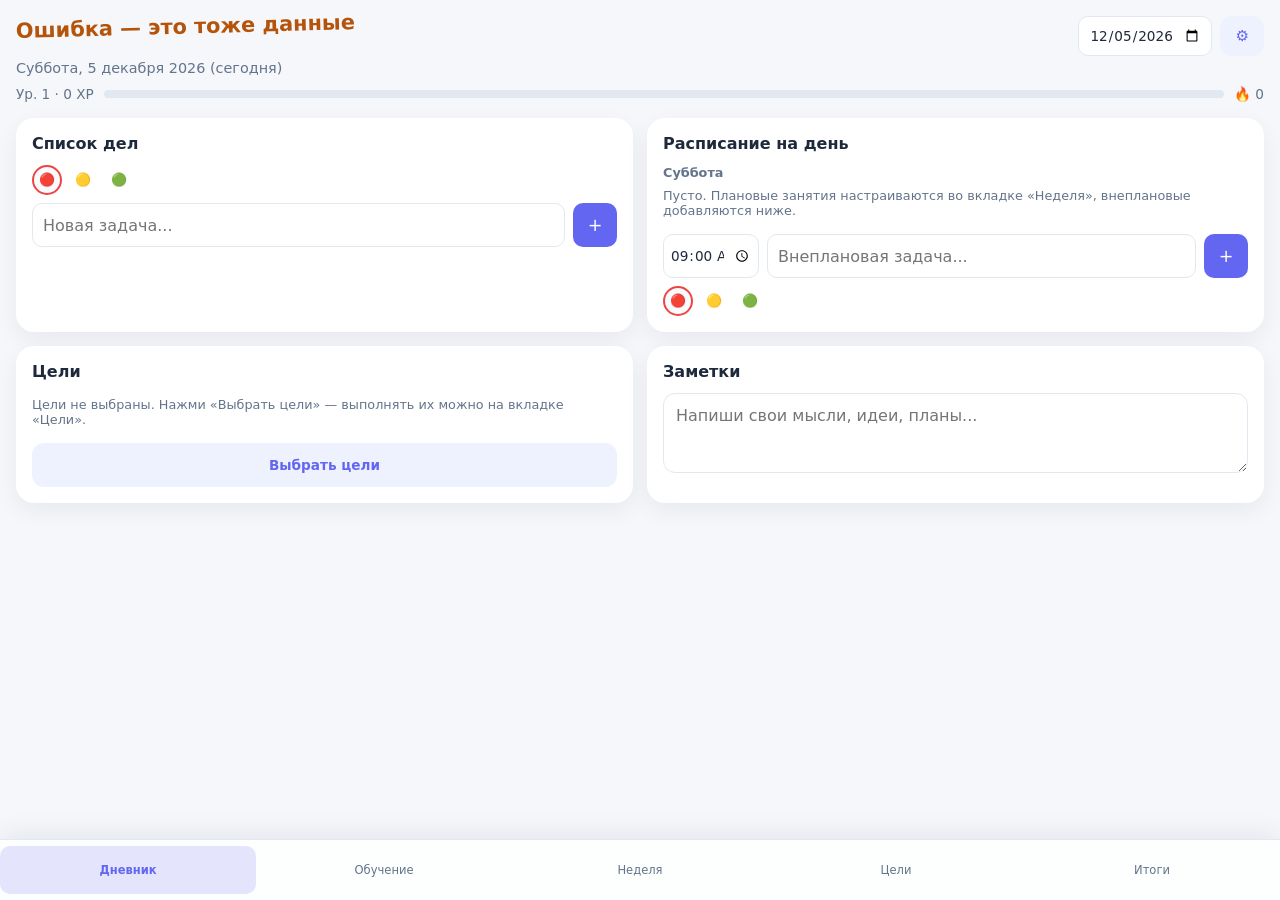
<file: index.html>
<!DOCTYPE html>
<html lang="ru">
<head>
  <meta charset="UTF-8">
  <meta name="viewport" content="width=device-width, initial-scale=1, viewport-fit=cover">
  <meta http-equiv="Cache-Control" content="no-cache, no-store, must-revalidate">
  <meta name="description" content="Школьный ежедневник: дела, расписание, цели, заметки, помодоро и обучение. Работает офлайн.">
  <meta name="theme-color" content="#6366f1">
  <link rel="manifest" href="manifest.webmanifest">
  <link rel="icon" href="icons/icon-192.png" type="image/png">
  <link rel="apple-touch-icon" href="icons/apple-touch-icon.png">
  <meta name="mobile-web-app-capable" content="yes">
  <meta name="apple-mobile-web-app-capable" content="yes">
  <meta name="apple-mobile-web-app-title" content="Ежедневник">
  <meta name="apple-mobile-web-app-status-bar-style" content="default">
  <title>Мой ежедневник</title>

  <!-- Стили: по файлу на компонент/экран -->
  <link rel="stylesheet" href="css/base.css">
  <link rel="stylesheet" href="css/dashboard.css">
  <link rel="stylesheet" href="css/tasks.css">
  <link rel="stylesheet" href="css/matrix.css">
  <link rel="stylesheet" href="css/schedule.css">
  <link rel="stylesheet" href="css/week.css">
  <link rel="stylesheet" href="css/notes.css">
  <link rel="stylesheet" href="css/pomodoro.css">
  <link rel="stylesheet" href="css/goals.css">
  <link rel="stylesheet" href="css/learn.css">
  <link rel="stylesheet" href="css/review.css">
  <link rel="stylesheet" href="css/modals.css">
  <link rel="stylesheet" href="css/settings.css">
  <link rel="stylesheet" href="css/timer-alert.css">
  <link rel="stylesheet" href="css/themes.css">
  <script>
    /* Тема применяется до первой отрисовки, чтобы не мигало светлым.
       Ключ совпадает с App.config.STORAGE_KEY (school_planner_v3). */
    (function () {
      try {
        var saved = JSON.parse(localStorage.getItem('school_planner_v3') || 'null');
        var theme = saved && saved.theme;
        if (!theme) return;
        var mode = theme.mode;
        if (mode !== 'dark' && mode !== 'custom') return;
        var customCSS = String(theme.customCSS || '');
        if (mode === 'custom' && !customCSS.trim()) return;
        document.documentElement.dataset.theme = mode;
        document.documentElement.style.colorScheme = mode === 'dark' ? 'dark' : 'light';
        if (mode === 'custom') {
          var style = document.createElement('style');
          style.id = 'custom-theme-style';
          style.textContent = customCSS;
          document.head.appendChild(style);
        }
      } catch (e) { /* первый запуск или испорченные данные */ }
    })();
  </script>
</head>
<body>
  <main id="app">
    <!-- ЭКРАН 1: ДАШБОРД -->
    <section id="screen-dashboard" class="screen active">
      <header class="screen-header">
        <div class="header-top">
          <!-- текст подставляет header.js: h1 пустой, чтобы при загрузке не мелькало приветствие -->
          <h1 id="app-greeting" class="splash"></h1>
          <div class="header-controls">
            <input type="date" id="date-picker" class="date-picker" title="Выбрать день для просмотра архива">
            <button id="settings-btn" type="button" aria-label="Настройки" title="Настройки">⚙</button>
          </div>
        </div>
        <p id="current-date" class="current-date"></p>
        <div class="xp-bar">
          <span id="xp-label">0 XP</span>
          <div class="xp-track"><div id="xp-fill"></div></div>
          <span id="streak" title="Серия: сколько дней подряд ты закрываешь задачи">🔥 0</span>
        </div>
      </header>

      <div id="dashboard-grid" class="dashboard-grid">
        <!-- Карточки рендерятся JS -->
      </div>

      <button id="add-block-btn" class="fab" aria-label="Добавить блок">＋</button>
    </section>

    <!-- ЭКРАН 2: ОБУЧЕНИЕ -->
    <section id="screen-learn" class="screen">
      <h1>Создай свой ежедневник за 12 месяцев</h1>
      <p class="subtitle">12 ступеней: от первого тега до собственного приложения. Внутри каждого урока — интерактивные задания и живой редактор кода.</p>
      <div id="learn-progress" class="learn-progress"></div>
      <div id="steps-list" class="steps-list"></div>
    </section>

    <!-- ЭКРАН 3: НЕДЕЛЯ -->
    <section id="screen-week" class="screen">
      <h1>Неделя</h1>
      <p id="week-meta" class="week-meta"></p>
      <p class="subtitle">Расписание повторяется каждую неделю. Заметки привязаны к конкретной дате и не переносятся на следующую неделю.</p>
      <div id="week-schedule" class="week-schedule"></div>
    </section>

    <!-- ЭКРАН 4: ЦЕЛИ -->
    <section id="screen-goals" class="screen">
      <h1>Мои цели</h1>
      <p class="subtitle">Здесь твои цели и сроки. Сформулируй ниже новую цель по SMART — с конкретикой, измеримостью и датой.</p>

      <div class="goals-head">
        <h2 class="goals-heading">Активные цели</h2>
        <button id="toggle-done-goals" class="secondary-btn inline">Выполненные (0)</button>
      </div>
      <div id="goals-list" class="goals-list"></div>
      <div id="goals-done" class="goals-list hidden"></div>

      <h2 class="goals-section-title">Цели по SMART</h2>
      <div id="goal-form" class="goal-form"></div>
    </section>

    <!-- ЭКРАН 5: ИТОГИ МЕСЯЦА -->
    <section id="screen-review" class="screen">
      <h1>Итоги месяца</h1>
      <div id="review-form" class="review-form"></div>
      <div id="month-history" class="month-history"></div>
    </section>
  </main>

  <!-- НИЖНЯЯ НАВИГАЦИЯ -->
  <nav class="bottom-nav">
    <button data-screen="dashboard" class="active">Дневник</button>
    <button data-screen="learn">Обучение</button>
    <button data-screen="week">Неделя</button>
    <button data-screen="goals">Цели</button>
    <button data-screen="review">Итоги</button>
  </nav>

  <!-- Модалка выбора нового блока -->
  <div id="block-picker" class="modal hidden">
    <div class="modal-content">
      <h2>Добавить блок</h2>
      <div id="block-picker-options"></div>
      <button id="close-picker">Закрыть</button>
    </div>
  </div>

  <!-- Логика: порядок подключения важен -->
  <script src="js/config.js"></script>
  <script src="js/core/utils.js"></script>
  <script src="js/core/storage.js"></script>
  <script src="js/core/state.js"></script>
  <script src="js/ui/theme.js"></script>
  <script src="js/core/gamification.js"></script>
  <script src="js/core/goals.js"></script>
  <script src="js/core/pomodoro.js"></script>
  <script src="js/core/sounds.js"></script>
  <script src="js/core/sound.js"></script>
  <script src="js/core/pwa.js"></script>
  <script src="js/ui/task-controls.js"></script>
  <script src="js/ui/header.js"></script>
  <script src="js/ui/navigation.js"></script>
  <script src="js/ui/block-picker.js"></script>
  <script src="js/ui/timer-alert.js"></script>
  <script src="js/ui/settings.js"></script>
  <script src="js/ui/overlay-guard.js"></script>
  <script src="js/ui/goal-picker.js"></script>
  <script src="js/blocks/todo-block.js"></script>
  <script src="js/blocks/matrix-block.js"></script>
  <script src="js/blocks/notes-block.js"></script>
  <script src="js/blocks/schedule-block.js"></script>
  <script src="js/blocks/pomodoro-block.js"></script>
  <script src="js/blocks/goals-block.js"></script>
  <script src="js/blocks/registry.js"></script>
  <script src="js/screens/dashboard.js"></script>
  <script src="js/screens/learn.js"></script>
  <script src="js/screens/week.js"></script>
  <script src="js/screens/goals.js"></script>
  <script src="js/screens/review.js"></script>
  <script src="js/app.js"></script>
</body>
</html>
</file>
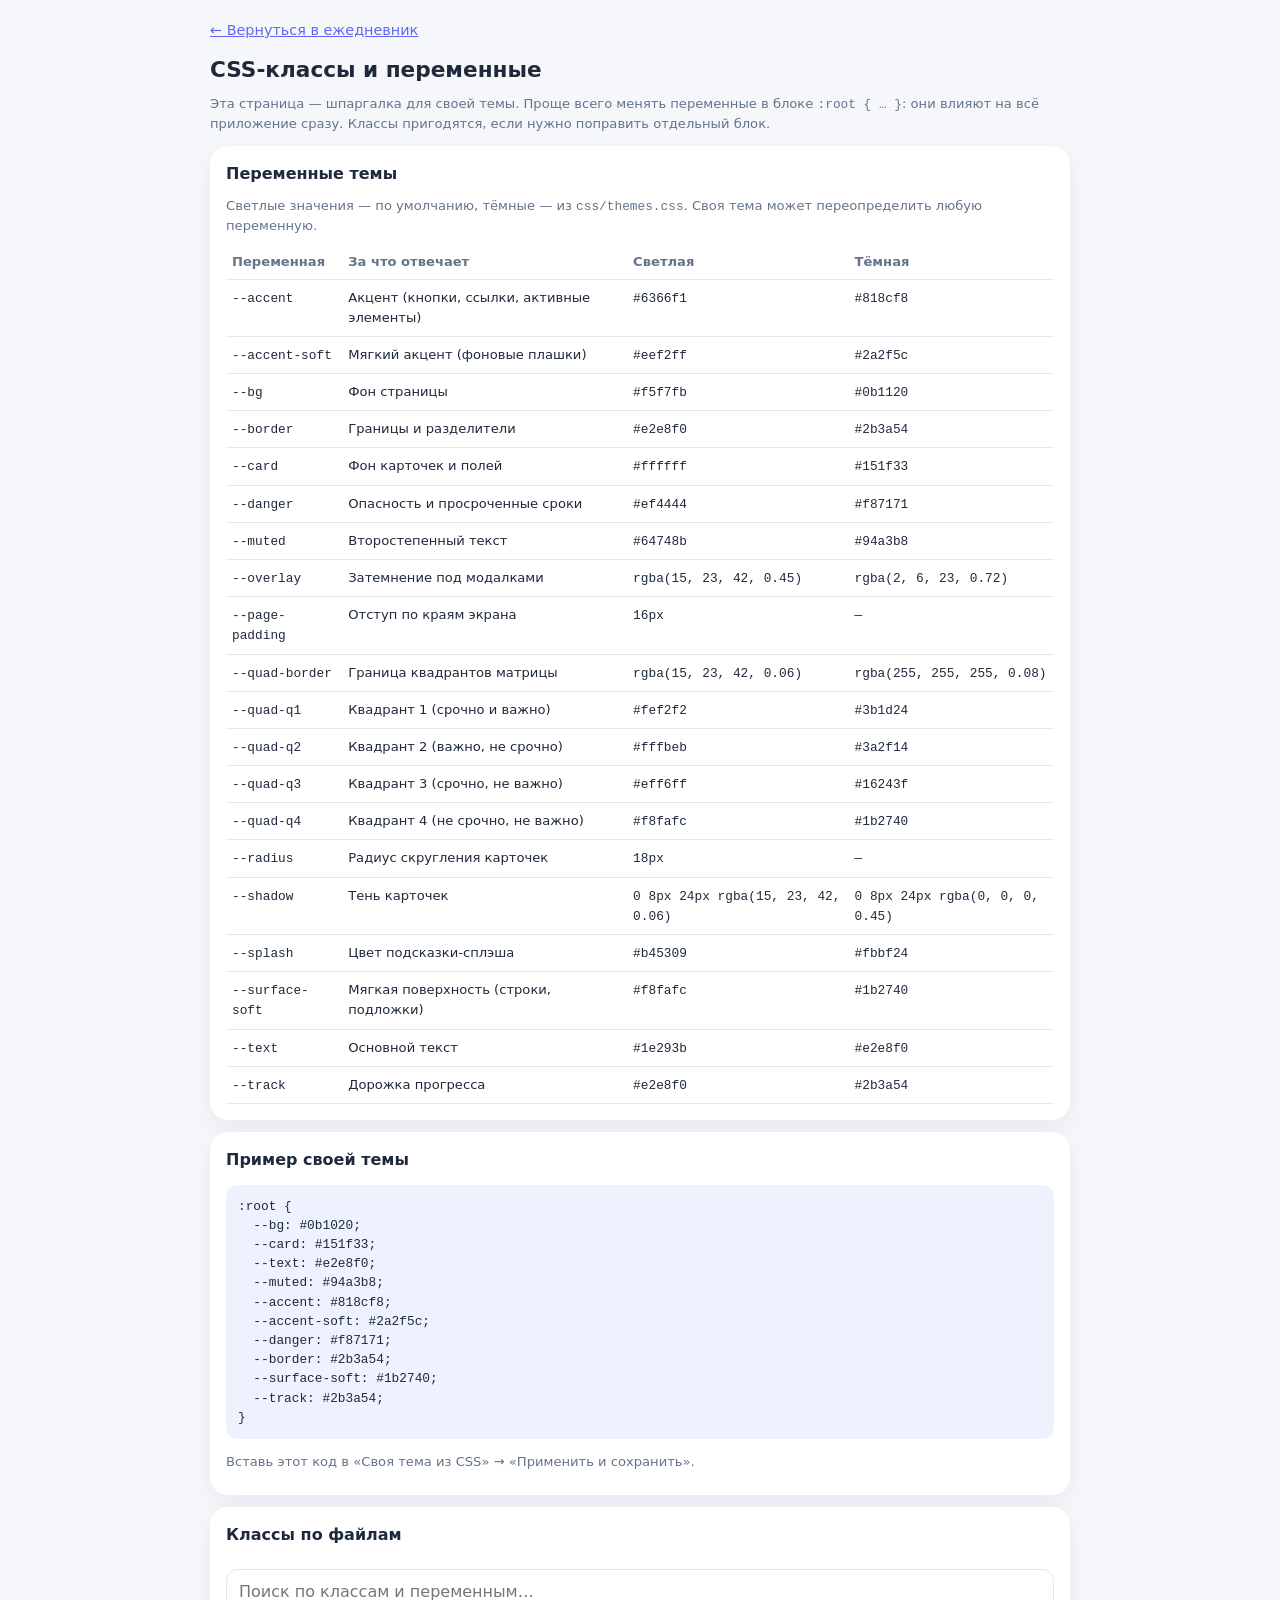
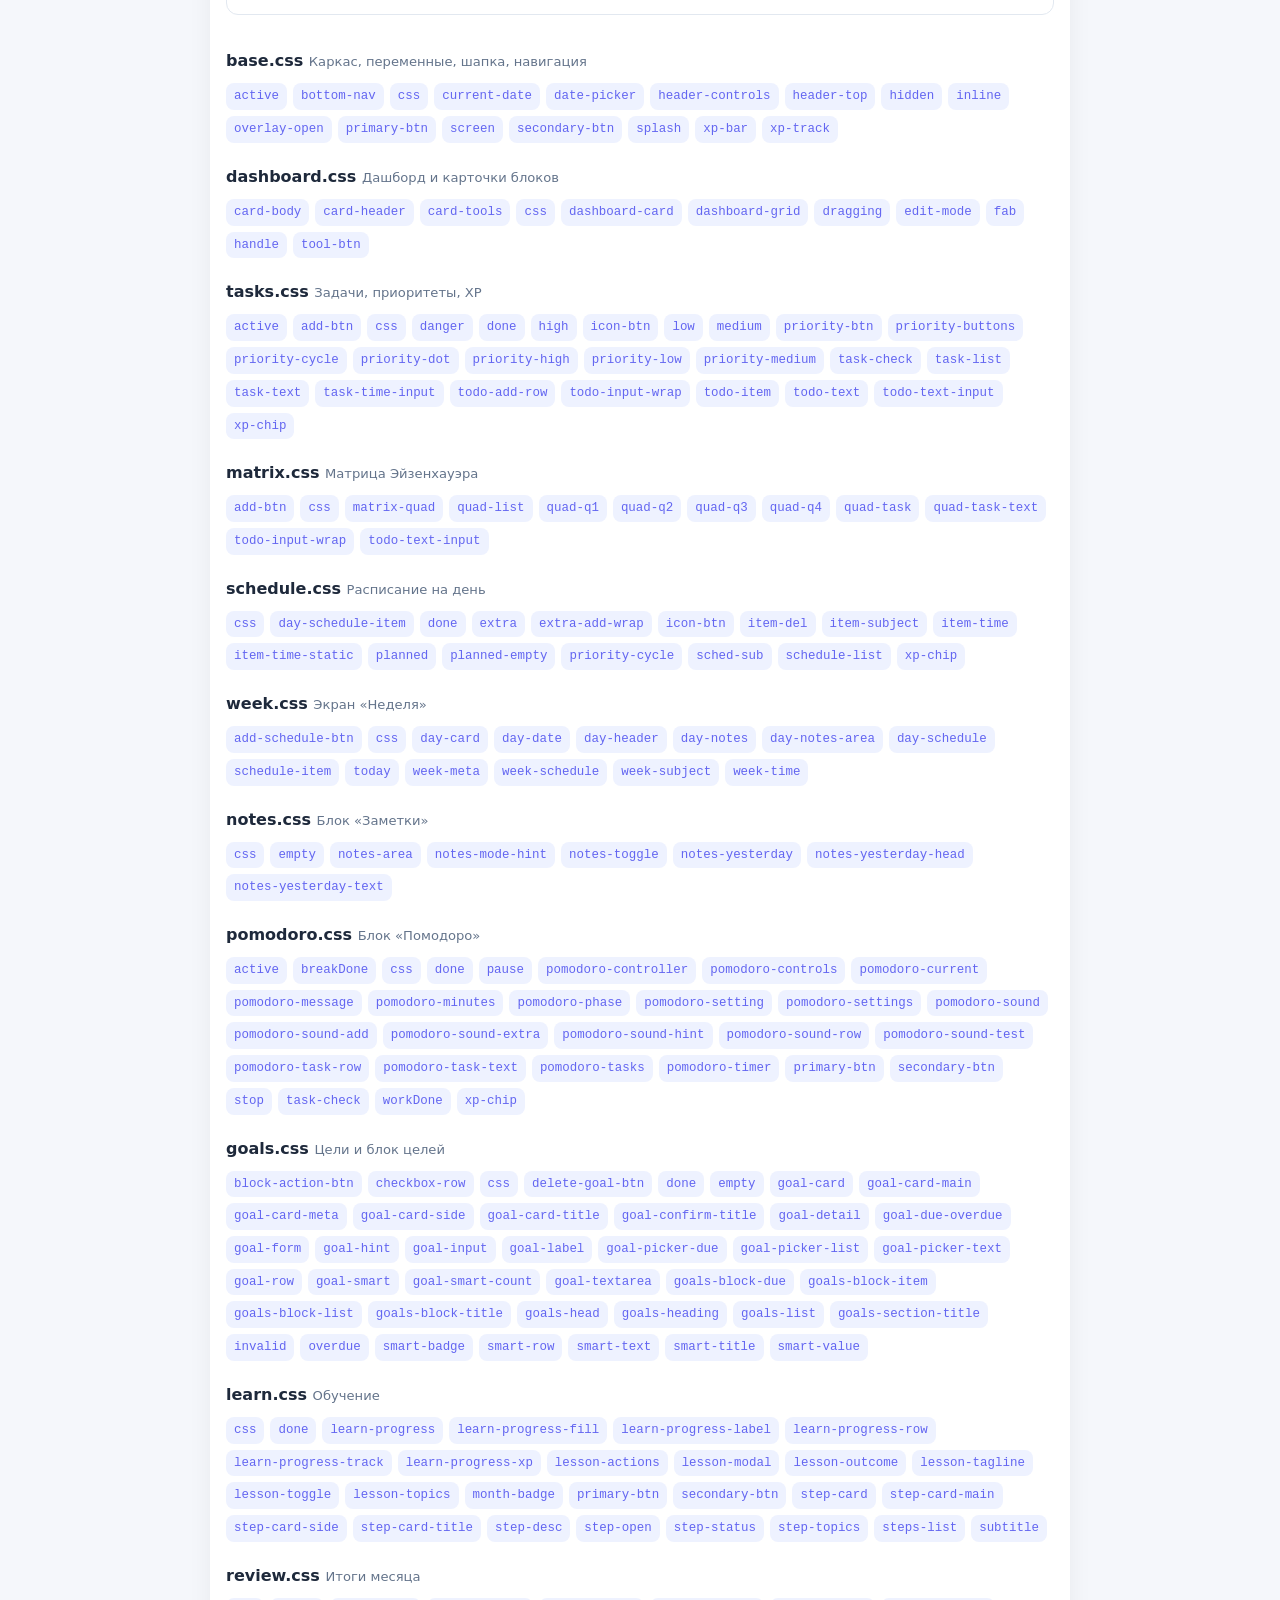
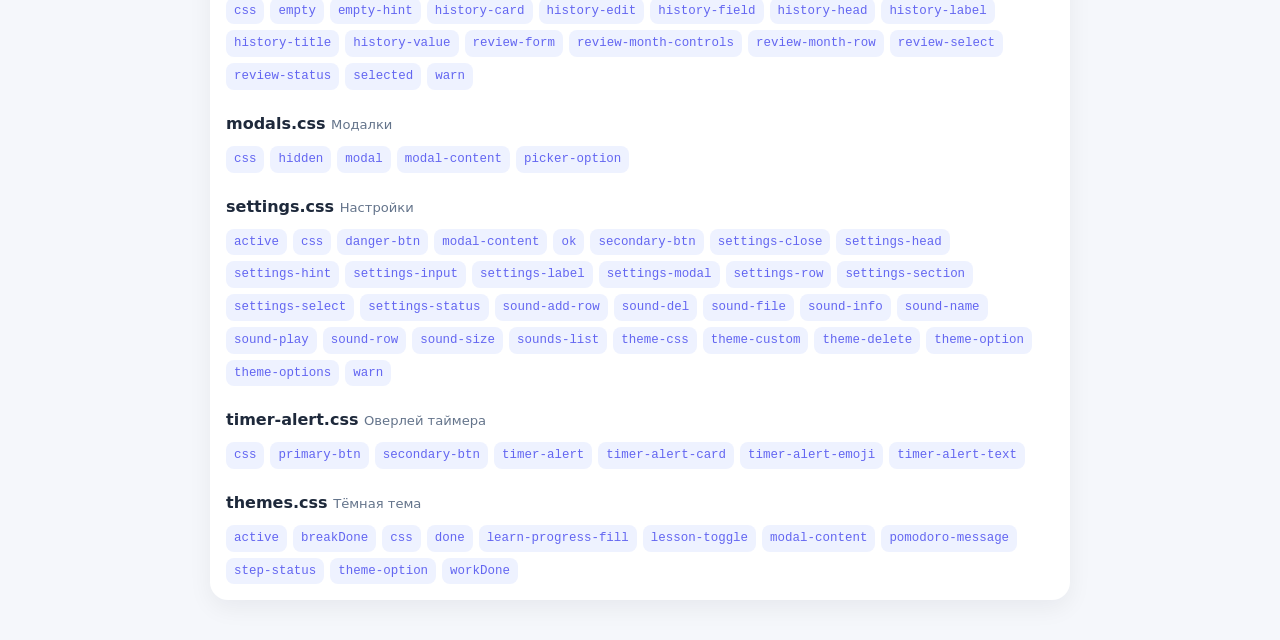
<file: css-classes.html>
<!DOCTYPE html>
<html lang="ru">
<head>
<meta charset="UTF-8">
<meta name="viewport" content="width=device-width, initial-scale=1">
<title>CSS-классы и переменные — Мой ежедневник</title>
<style>
  :root {
    --bg: #f5f7fb; --card: #ffffff; --text: #1e293b; --muted: #64748b;
    --accent: #6366f1; --accent-soft: #eef2ff; --border: #e2e8f0; --danger: #ef4444;
    --radius: 18px; --shadow: 0 8px 24px rgba(15, 23, 42, 0.06);
  }
  * { box-sizing: border-box; }
  body {
    margin: 0; padding: 18px 16px 40px; background: var(--bg); color: var(--text);
    font-family: system-ui, -apple-system, "Segoe UI", Roboto, sans-serif;
    line-height: 1.5;
  }
  .wrap { max-width: 860px; margin: 0 auto; }
  h1 { font-size: 1.35rem; margin: 0 0 6px; }
  h2 { font-size: 1rem; margin: 22px 0 10px; }
  .sub { color: var(--muted); font-weight: 400; font-size: 0.82rem; }
  p { margin: 8px 0; }
  a { color: var(--accent); }
  .back { display: inline-block; margin-bottom: 12px; font-size: 0.9rem; }
  .search {
    width: 100%; min-height: 44px; margin: 12px 0; padding: 10px 12px;
    border: 1px solid var(--border); border-radius: 12px; font: inherit;
    background: var(--card); color: var(--text);
  }
  .card {
    background: var(--card); border-radius: var(--radius); box-shadow: var(--shadow);
    padding: 16px; margin: 12px 0; overflow-x: auto;
  }
  table { width: 100%; border-collapse: collapse; font-size: 0.82rem; }
  th, td { text-align: left; padding: 8px 6px; border-bottom: 1px solid var(--border); vertical-align: top; }
  th { color: var(--muted); font-weight: 600; }
  code { font-family: ui-monospace, SFMono-Regular, Menlo, monospace; font-size: 0.8rem; }
  .chips { display: flex; flex-wrap: wrap; gap: 6px; }
  .chip {
    background: var(--accent-soft); color: var(--accent); border-radius: 8px;
    padding: 4px 8px; font-size: 0.78rem; white-space: nowrap;
  }
  .empty-hint { color: var(--muted); font-size: 0.85rem; }
  .hidden { display: none !important; }
  pre {
    background: var(--accent-soft); color: var(--text); border-radius: 12px;
    padding: 12px; overflow-x: auto; font-size: 0.8rem;
  }
  .note { color: var(--muted); font-size: 0.82rem; }
</style>
<link rel="stylesheet" href="css/themes.css">
<script src="lessons/lesson-theme.js"></script>
</head>
<body>
<div class="wrap">
  <a class="back" href="index.html">← Вернуться в ежедневник</a>
  <h1>CSS-классы и переменные</h1>
  <p class="note">Эта страница — шпаргалка для своей темы. Проще всего менять переменные в блоке <code>:root { … }</code>: они влияют на всё приложение сразу. Классы пригодятся, если нужно поправить отдельный блок.</p>

  <div class="card">
    <h2 style="margin-top:0">Переменные темы</h2>
    <p class="note">Светлые значения — по умолчанию, тёмные — из <code>css/themes.css</code>. Своя тема может переопределить любую переменную.</p>
    <table>
      <thead><tr><th>Переменная</th><th>За что отвечает</th><th>Светлая</th><th>Тёмная</th></tr></thead>
      <tbody>
<tr data-search="accent Акцент (кнопки, ссылки, активные элементы)">
    <td><code>--accent</code></td>
    <td>Акцент (кнопки, ссылки, активные элементы)</td>
    <td><code>#6366f1</code></td>
    <td><code>#818cf8</code></td>
  </tr>
<tr data-search="accent-soft Мягкий акцент (фоновые плашки)">
    <td><code>--accent-soft</code></td>
    <td>Мягкий акцент (фоновые плашки)</td>
    <td><code>#eef2ff</code></td>
    <td><code>#2a2f5c</code></td>
  </tr>
<tr data-search="bg Фон страницы">
    <td><code>--bg</code></td>
    <td>Фон страницы</td>
    <td><code>#f5f7fb</code></td>
    <td><code>#0b1120</code></td>
  </tr>
<tr data-search="border Границы и разделители">
    <td><code>--border</code></td>
    <td>Границы и разделители</td>
    <td><code>#e2e8f0</code></td>
    <td><code>#2b3a54</code></td>
  </tr>
<tr data-search="card Фон карточек и полей">
    <td><code>--card</code></td>
    <td>Фон карточек и полей</td>
    <td><code>#ffffff</code></td>
    <td><code>#151f33</code></td>
  </tr>
<tr data-search="danger Опасность и просроченные сроки">
    <td><code>--danger</code></td>
    <td>Опасность и просроченные сроки</td>
    <td><code>#ef4444</code></td>
    <td><code>#f87171</code></td>
  </tr>
<tr data-search="muted Второстепенный текст">
    <td><code>--muted</code></td>
    <td>Второстепенный текст</td>
    <td><code>#64748b</code></td>
    <td><code>#94a3b8</code></td>
  </tr>
<tr data-search="overlay Затемнение под модалками">
    <td><code>--overlay</code></td>
    <td>Затемнение под модалками</td>
    <td><code>rgba(15, 23, 42, 0.45)</code></td>
    <td><code>rgba(2, 6, 23, 0.72)</code></td>
  </tr>
<tr data-search="page-padding Отступ по краям экрана">
    <td><code>--page-padding</code></td>
    <td>Отступ по краям экрана</td>
    <td><code>16px</code></td>
    <td><code>—</code></td>
  </tr>
<tr data-search="quad-border Граница квадрантов матрицы">
    <td><code>--quad-border</code></td>
    <td>Граница квадрантов матрицы</td>
    <td><code>rgba(15, 23, 42, 0.06)</code></td>
    <td><code>rgba(255, 255, 255, 0.08)</code></td>
  </tr>
<tr data-search="quad-q1 Квадрант 1 (срочно и важно)">
    <td><code>--quad-q1</code></td>
    <td>Квадрант 1 (срочно и важно)</td>
    <td><code>#fef2f2</code></td>
    <td><code>#3b1d24</code></td>
  </tr>
<tr data-search="quad-q2 Квадрант 2 (важно, не срочно)">
    <td><code>--quad-q2</code></td>
    <td>Квадрант 2 (важно, не срочно)</td>
    <td><code>#fffbeb</code></td>
    <td><code>#3a2f14</code></td>
  </tr>
<tr data-search="quad-q3 Квадрант 3 (срочно, не важно)">
    <td><code>--quad-q3</code></td>
    <td>Квадрант 3 (срочно, не важно)</td>
    <td><code>#eff6ff</code></td>
    <td><code>#16243f</code></td>
  </tr>
<tr data-search="quad-q4 Квадрант 4 (не срочно, не важно)">
    <td><code>--quad-q4</code></td>
    <td>Квадрант 4 (не срочно, не важно)</td>
    <td><code>#f8fafc</code></td>
    <td><code>#1b2740</code></td>
  </tr>
<tr data-search="radius Радиус скругления карточек">
    <td><code>--radius</code></td>
    <td>Радиус скругления карточек</td>
    <td><code>18px</code></td>
    <td><code>—</code></td>
  </tr>
<tr data-search="shadow Тень карточек">
    <td><code>--shadow</code></td>
    <td>Тень карточек</td>
    <td><code>0 8px 24px rgba(15, 23, 42, 0.06)</code></td>
    <td><code>0 8px 24px rgba(0, 0, 0, 0.45)</code></td>
  </tr>
<tr data-search="splash Цвет подсказки-сплэша">
    <td><code>--splash</code></td>
    <td>Цвет подсказки-сплэша</td>
    <td><code>#b45309</code></td>
    <td><code>#fbbf24</code></td>
  </tr>
<tr data-search="surface-soft Мягкая поверхность (строки, подложки)">
    <td><code>--surface-soft</code></td>
    <td>Мягкая поверхность (строки, подложки)</td>
    <td><code>#f8fafc</code></td>
    <td><code>#1b2740</code></td>
  </tr>
<tr data-search="text Основной текст">
    <td><code>--text</code></td>
    <td>Основной текст</td>
    <td><code>#1e293b</code></td>
    <td><code>#e2e8f0</code></td>
  </tr>
<tr data-search="track Дорожка прогресса">
    <td><code>--track</code></td>
    <td>Дорожка прогресса</td>
    <td><code>#e2e8f0</code></td>
    <td><code>#2b3a54</code></td>
  </tr>
      </tbody>
    </table>
  </div>

  <div class="card">
    <h2 style="margin-top:0">Пример своей темы</h2>
    <pre>:root {
  --bg: #0b1020;
  --card: #151f33;
  --text: #e2e8f0;
  --muted: #94a3b8;
  --accent: #818cf8;
  --accent-soft: #2a2f5c;
  --danger: #f87171;
  --border: #2b3a54;
  --surface-soft: #1b2740;
  --track: #2b3a54;
}</pre>
    <p class="note">Вставь этот код в «Своя тема из CSS» → «Применить и сохранить».</p>
  </div>

  <div class="card">
    <h2 style="margin-top:0">Классы по файлам</h2>
    <input type="search" id="search" class="search" placeholder="Поиск по классам и переменным…" autocomplete="off">
    <p class="empty-hint hidden" id="empty">Ничего не найдено.</p>
    <div id="groups">
<section class="group">
    <h2>base.css <span class="sub">Каркас, переменные, шапка, навигация</span></h2>
    <div class="chips"><code class="chip" data-search="active">active</code><code class="chip" data-search="bottom-nav">bottom-nav</code><code class="chip" data-search="css">css</code><code class="chip" data-search="current-date">current-date</code><code class="chip" data-search="date-picker">date-picker</code><code class="chip" data-search="header-controls">header-controls</code><code class="chip" data-search="header-top">header-top</code><code class="chip" data-search="hidden">hidden</code><code class="chip" data-search="inline">inline</code><code class="chip" data-search="overlay-open">overlay-open</code><code class="chip" data-search="primary-btn">primary-btn</code><code class="chip" data-search="screen">screen</code><code class="chip" data-search="secondary-btn">secondary-btn</code><code class="chip" data-search="splash">splash</code><code class="chip" data-search="xp-bar">xp-bar</code><code class="chip" data-search="xp-track">xp-track</code></div>
  </section>
<section class="group">
    <h2>dashboard.css <span class="sub">Дашборд и карточки блоков</span></h2>
    <div class="chips"><code class="chip" data-search="card-body">card-body</code><code class="chip" data-search="card-header">card-header</code><code class="chip" data-search="card-tools">card-tools</code><code class="chip" data-search="css">css</code><code class="chip" data-search="dashboard-card">dashboard-card</code><code class="chip" data-search="dashboard-grid">dashboard-grid</code><code class="chip" data-search="dragging">dragging</code><code class="chip" data-search="edit-mode">edit-mode</code><code class="chip" data-search="fab">fab</code><code class="chip" data-search="handle">handle</code><code class="chip" data-search="tool-btn">tool-btn</code></div>
  </section>
<section class="group">
    <h2>tasks.css <span class="sub">Задачи, приоритеты, XP</span></h2>
    <div class="chips"><code class="chip" data-search="active">active</code><code class="chip" data-search="add-btn">add-btn</code><code class="chip" data-search="css">css</code><code class="chip" data-search="danger">danger</code><code class="chip" data-search="done">done</code><code class="chip" data-search="high">high</code><code class="chip" data-search="icon-btn">icon-btn</code><code class="chip" data-search="low">low</code><code class="chip" data-search="medium">medium</code><code class="chip" data-search="priority-btn">priority-btn</code><code class="chip" data-search="priority-buttons">priority-buttons</code><code class="chip" data-search="priority-cycle">priority-cycle</code><code class="chip" data-search="priority-dot">priority-dot</code><code class="chip" data-search="priority-high">priority-high</code><code class="chip" data-search="priority-low">priority-low</code><code class="chip" data-search="priority-medium">priority-medium</code><code class="chip" data-search="task-check">task-check</code><code class="chip" data-search="task-list">task-list</code><code class="chip" data-search="task-text">task-text</code><code class="chip" data-search="task-time-input">task-time-input</code><code class="chip" data-search="todo-add-row">todo-add-row</code><code class="chip" data-search="todo-input-wrap">todo-input-wrap</code><code class="chip" data-search="todo-item">todo-item</code><code class="chip" data-search="todo-text">todo-text</code><code class="chip" data-search="todo-text-input">todo-text-input</code><code class="chip" data-search="xp-chip">xp-chip</code></div>
  </section>
<section class="group">
    <h2>matrix.css <span class="sub">Матрица Эйзенхауэра</span></h2>
    <div class="chips"><code class="chip" data-search="add-btn">add-btn</code><code class="chip" data-search="css">css</code><code class="chip" data-search="matrix-quad">matrix-quad</code><code class="chip" data-search="quad-list">quad-list</code><code class="chip" data-search="quad-q1">quad-q1</code><code class="chip" data-search="quad-q2">quad-q2</code><code class="chip" data-search="quad-q3">quad-q3</code><code class="chip" data-search="quad-q4">quad-q4</code><code class="chip" data-search="quad-task">quad-task</code><code class="chip" data-search="quad-task-text">quad-task-text</code><code class="chip" data-search="todo-input-wrap">todo-input-wrap</code><code class="chip" data-search="todo-text-input">todo-text-input</code></div>
  </section>
<section class="group">
    <h2>schedule.css <span class="sub">Расписание на день</span></h2>
    <div class="chips"><code class="chip" data-search="css">css</code><code class="chip" data-search="day-schedule-item">day-schedule-item</code><code class="chip" data-search="done">done</code><code class="chip" data-search="extra">extra</code><code class="chip" data-search="extra-add-wrap">extra-add-wrap</code><code class="chip" data-search="icon-btn">icon-btn</code><code class="chip" data-search="item-del">item-del</code><code class="chip" data-search="item-subject">item-subject</code><code class="chip" data-search="item-time">item-time</code><code class="chip" data-search="item-time-static">item-time-static</code><code class="chip" data-search="planned">planned</code><code class="chip" data-search="planned-empty">planned-empty</code><code class="chip" data-search="priority-cycle">priority-cycle</code><code class="chip" data-search="sched-sub">sched-sub</code><code class="chip" data-search="schedule-list">schedule-list</code><code class="chip" data-search="xp-chip">xp-chip</code></div>
  </section>
<section class="group">
    <h2>week.css <span class="sub">Экран «Неделя»</span></h2>
    <div class="chips"><code class="chip" data-search="add-schedule-btn">add-schedule-btn</code><code class="chip" data-search="css">css</code><code class="chip" data-search="day-card">day-card</code><code class="chip" data-search="day-date">day-date</code><code class="chip" data-search="day-header">day-header</code><code class="chip" data-search="day-notes">day-notes</code><code class="chip" data-search="day-notes-area">day-notes-area</code><code class="chip" data-search="day-schedule">day-schedule</code><code class="chip" data-search="schedule-item">schedule-item</code><code class="chip" data-search="today">today</code><code class="chip" data-search="week-meta">week-meta</code><code class="chip" data-search="week-schedule">week-schedule</code><code class="chip" data-search="week-subject">week-subject</code><code class="chip" data-search="week-time">week-time</code></div>
  </section>
<section class="group">
    <h2>notes.css <span class="sub">Блок «Заметки»</span></h2>
    <div class="chips"><code class="chip" data-search="css">css</code><code class="chip" data-search="empty">empty</code><code class="chip" data-search="notes-area">notes-area</code><code class="chip" data-search="notes-mode-hint">notes-mode-hint</code><code class="chip" data-search="notes-toggle">notes-toggle</code><code class="chip" data-search="notes-yesterday">notes-yesterday</code><code class="chip" data-search="notes-yesterday-head">notes-yesterday-head</code><code class="chip" data-search="notes-yesterday-text">notes-yesterday-text</code></div>
  </section>
<section class="group">
    <h2>pomodoro.css <span class="sub">Блок «Помодоро»</span></h2>
    <div class="chips"><code class="chip" data-search="active">active</code><code class="chip" data-search="breakDone">breakDone</code><code class="chip" data-search="css">css</code><code class="chip" data-search="done">done</code><code class="chip" data-search="pause">pause</code><code class="chip" data-search="pomodoro-controller">pomodoro-controller</code><code class="chip" data-search="pomodoro-controls">pomodoro-controls</code><code class="chip" data-search="pomodoro-current">pomodoro-current</code><code class="chip" data-search="pomodoro-message">pomodoro-message</code><code class="chip" data-search="pomodoro-minutes">pomodoro-minutes</code><code class="chip" data-search="pomodoro-phase">pomodoro-phase</code><code class="chip" data-search="pomodoro-setting">pomodoro-setting</code><code class="chip" data-search="pomodoro-settings">pomodoro-settings</code><code class="chip" data-search="pomodoro-sound">pomodoro-sound</code><code class="chip" data-search="pomodoro-sound-add">pomodoro-sound-add</code><code class="chip" data-search="pomodoro-sound-extra">pomodoro-sound-extra</code><code class="chip" data-search="pomodoro-sound-hint">pomodoro-sound-hint</code><code class="chip" data-search="pomodoro-sound-row">pomodoro-sound-row</code><code class="chip" data-search="pomodoro-sound-test">pomodoro-sound-test</code><code class="chip" data-search="pomodoro-task-row">pomodoro-task-row</code><code class="chip" data-search="pomodoro-task-text">pomodoro-task-text</code><code class="chip" data-search="pomodoro-tasks">pomodoro-tasks</code><code class="chip" data-search="pomodoro-timer">pomodoro-timer</code><code class="chip" data-search="primary-btn">primary-btn</code><code class="chip" data-search="secondary-btn">secondary-btn</code><code class="chip" data-search="stop">stop</code><code class="chip" data-search="task-check">task-check</code><code class="chip" data-search="workDone">workDone</code><code class="chip" data-search="xp-chip">xp-chip</code></div>
  </section>
<section class="group">
    <h2>goals.css <span class="sub">Цели и блок целей</span></h2>
    <div class="chips"><code class="chip" data-search="block-action-btn">block-action-btn</code><code class="chip" data-search="checkbox-row">checkbox-row</code><code class="chip" data-search="css">css</code><code class="chip" data-search="delete-goal-btn">delete-goal-btn</code><code class="chip" data-search="done">done</code><code class="chip" data-search="empty">empty</code><code class="chip" data-search="goal-card">goal-card</code><code class="chip" data-search="goal-card-main">goal-card-main</code><code class="chip" data-search="goal-card-meta">goal-card-meta</code><code class="chip" data-search="goal-card-side">goal-card-side</code><code class="chip" data-search="goal-card-title">goal-card-title</code><code class="chip" data-search="goal-confirm-title">goal-confirm-title</code><code class="chip" data-search="goal-detail">goal-detail</code><code class="chip" data-search="goal-due-overdue">goal-due-overdue</code><code class="chip" data-search="goal-form">goal-form</code><code class="chip" data-search="goal-hint">goal-hint</code><code class="chip" data-search="goal-input">goal-input</code><code class="chip" data-search="goal-label">goal-label</code><code class="chip" data-search="goal-picker-due">goal-picker-due</code><code class="chip" data-search="goal-picker-list">goal-picker-list</code><code class="chip" data-search="goal-picker-text">goal-picker-text</code><code class="chip" data-search="goal-row">goal-row</code><code class="chip" data-search="goal-smart">goal-smart</code><code class="chip" data-search="goal-smart-count">goal-smart-count</code><code class="chip" data-search="goal-textarea">goal-textarea</code><code class="chip" data-search="goals-block-due">goals-block-due</code><code class="chip" data-search="goals-block-item">goals-block-item</code><code class="chip" data-search="goals-block-list">goals-block-list</code><code class="chip" data-search="goals-block-title">goals-block-title</code><code class="chip" data-search="goals-head">goals-head</code><code class="chip" data-search="goals-heading">goals-heading</code><code class="chip" data-search="goals-list">goals-list</code><code class="chip" data-search="goals-section-title">goals-section-title</code><code class="chip" data-search="invalid">invalid</code><code class="chip" data-search="overdue">overdue</code><code class="chip" data-search="smart-badge">smart-badge</code><code class="chip" data-search="smart-row">smart-row</code><code class="chip" data-search="smart-text">smart-text</code><code class="chip" data-search="smart-title">smart-title</code><code class="chip" data-search="smart-value">smart-value</code></div>
  </section>
<section class="group">
    <h2>learn.css <span class="sub">Обучение</span></h2>
    <div class="chips"><code class="chip" data-search="css">css</code><code class="chip" data-search="done">done</code><code class="chip" data-search="learn-progress">learn-progress</code><code class="chip" data-search="learn-progress-fill">learn-progress-fill</code><code class="chip" data-search="learn-progress-label">learn-progress-label</code><code class="chip" data-search="learn-progress-row">learn-progress-row</code><code class="chip" data-search="learn-progress-track">learn-progress-track</code><code class="chip" data-search="learn-progress-xp">learn-progress-xp</code><code class="chip" data-search="lesson-actions">lesson-actions</code><code class="chip" data-search="lesson-modal">lesson-modal</code><code class="chip" data-search="lesson-outcome">lesson-outcome</code><code class="chip" data-search="lesson-tagline">lesson-tagline</code><code class="chip" data-search="lesson-toggle">lesson-toggle</code><code class="chip" data-search="lesson-topics">lesson-topics</code><code class="chip" data-search="month-badge">month-badge</code><code class="chip" data-search="primary-btn">primary-btn</code><code class="chip" data-search="secondary-btn">secondary-btn</code><code class="chip" data-search="step-card">step-card</code><code class="chip" data-search="step-card-main">step-card-main</code><code class="chip" data-search="step-card-side">step-card-side</code><code class="chip" data-search="step-card-title">step-card-title</code><code class="chip" data-search="step-desc">step-desc</code><code class="chip" data-search="step-open">step-open</code><code class="chip" data-search="step-status">step-status</code><code class="chip" data-search="step-topics">step-topics</code><code class="chip" data-search="steps-list">steps-list</code><code class="chip" data-search="subtitle">subtitle</code></div>
  </section>
<section class="group">
    <h2>review.css <span class="sub">Итоги месяца</span></h2>
    <div class="chips"><code class="chip" data-search="css">css</code><code class="chip" data-search="empty">empty</code><code class="chip" data-search="empty-hint">empty-hint</code><code class="chip" data-search="history-card">history-card</code><code class="chip" data-search="history-edit">history-edit</code><code class="chip" data-search="history-field">history-field</code><code class="chip" data-search="history-head">history-head</code><code class="chip" data-search="history-label">history-label</code><code class="chip" data-search="history-title">history-title</code><code class="chip" data-search="history-value">history-value</code><code class="chip" data-search="review-form">review-form</code><code class="chip" data-search="review-month-controls">review-month-controls</code><code class="chip" data-search="review-month-row">review-month-row</code><code class="chip" data-search="review-select">review-select</code><code class="chip" data-search="review-status">review-status</code><code class="chip" data-search="selected">selected</code><code class="chip" data-search="warn">warn</code></div>
  </section>
<section class="group">
    <h2>modals.css <span class="sub">Модалки</span></h2>
    <div class="chips"><code class="chip" data-search="css">css</code><code class="chip" data-search="hidden">hidden</code><code class="chip" data-search="modal">modal</code><code class="chip" data-search="modal-content">modal-content</code><code class="chip" data-search="picker-option">picker-option</code></div>
  </section>
<section class="group">
    <h2>settings.css <span class="sub">Настройки</span></h2>
    <div class="chips"><code class="chip" data-search="active">active</code><code class="chip" data-search="css">css</code><code class="chip" data-search="danger-btn">danger-btn</code><code class="chip" data-search="modal-content">modal-content</code><code class="chip" data-search="ok">ok</code><code class="chip" data-search="secondary-btn">secondary-btn</code><code class="chip" data-search="settings-close">settings-close</code><code class="chip" data-search="settings-head">settings-head</code><code class="chip" data-search="settings-hint">settings-hint</code><code class="chip" data-search="settings-input">settings-input</code><code class="chip" data-search="settings-label">settings-label</code><code class="chip" data-search="settings-modal">settings-modal</code><code class="chip" data-search="settings-row">settings-row</code><code class="chip" data-search="settings-section">settings-section</code><code class="chip" data-search="settings-select">settings-select</code><code class="chip" data-search="settings-status">settings-status</code><code class="chip" data-search="sound-add-row">sound-add-row</code><code class="chip" data-search="sound-del">sound-del</code><code class="chip" data-search="sound-file">sound-file</code><code class="chip" data-search="sound-info">sound-info</code><code class="chip" data-search="sound-name">sound-name</code><code class="chip" data-search="sound-play">sound-play</code><code class="chip" data-search="sound-row">sound-row</code><code class="chip" data-search="sound-size">sound-size</code><code class="chip" data-search="sounds-list">sounds-list</code><code class="chip" data-search="theme-css">theme-css</code><code class="chip" data-search="theme-custom">theme-custom</code><code class="chip" data-search="theme-delete">theme-delete</code><code class="chip" data-search="theme-option">theme-option</code><code class="chip" data-search="theme-options">theme-options</code><code class="chip" data-search="warn">warn</code></div>
  </section>
<section class="group">
    <h2>timer-alert.css <span class="sub">Оверлей таймера</span></h2>
    <div class="chips"><code class="chip" data-search="css">css</code><code class="chip" data-search="primary-btn">primary-btn</code><code class="chip" data-search="secondary-btn">secondary-btn</code><code class="chip" data-search="timer-alert">timer-alert</code><code class="chip" data-search="timer-alert-card">timer-alert-card</code><code class="chip" data-search="timer-alert-emoji">timer-alert-emoji</code><code class="chip" data-search="timer-alert-text">timer-alert-text</code></div>
  </section>
<section class="group">
    <h2>themes.css <span class="sub">Тёмная тема</span></h2>
    <div class="chips"><code class="chip" data-search="active">active</code><code class="chip" data-search="breakDone">breakDone</code><code class="chip" data-search="css">css</code><code class="chip" data-search="done">done</code><code class="chip" data-search="learn-progress-fill">learn-progress-fill</code><code class="chip" data-search="lesson-toggle">lesson-toggle</code><code class="chip" data-search="modal-content">modal-content</code><code class="chip" data-search="pomodoro-message">pomodoro-message</code><code class="chip" data-search="step-status">step-status</code><code class="chip" data-search="theme-option">theme-option</code><code class="chip" data-search="workDone">workDone</code></div>
  </section>
    </div>
  </div>
</div>
<script>
  (function () {
    var input = document.getElementById('search');
    var empty = document.getElementById('empty');
    var groups = document.getElementById('groups');
    var cards = Array.prototype.slice.call(groups.querySelectorAll('.group'));

    function filter() {
      var q = String(input.value || '').trim().toLowerCase();
      var any = false;
      cards.forEach(function (card) {
        var hit = false;
        var chips = Array.prototype.slice.call(card.querySelectorAll('.chip'));
        chips.forEach(function (chip) {
          var text = (chip.getAttribute('data-search') || '') + ' ' + chip.textContent;
          var show = !q || text.toLowerCase().indexOf(q) !== -1;
          chip.classList.toggle('hidden', !show);
          if (show) hit = true;
        });
        card.classList.toggle('hidden', !hit);
        if (hit) any = true;
      });
      empty.classList.toggle('hidden', any);
    }

    if (input) {
      input.addEventListener('input', filter);
      input.addEventListener('search', filter);
      filter();
    }
  })();
</script>
</body>
</html>
</file>
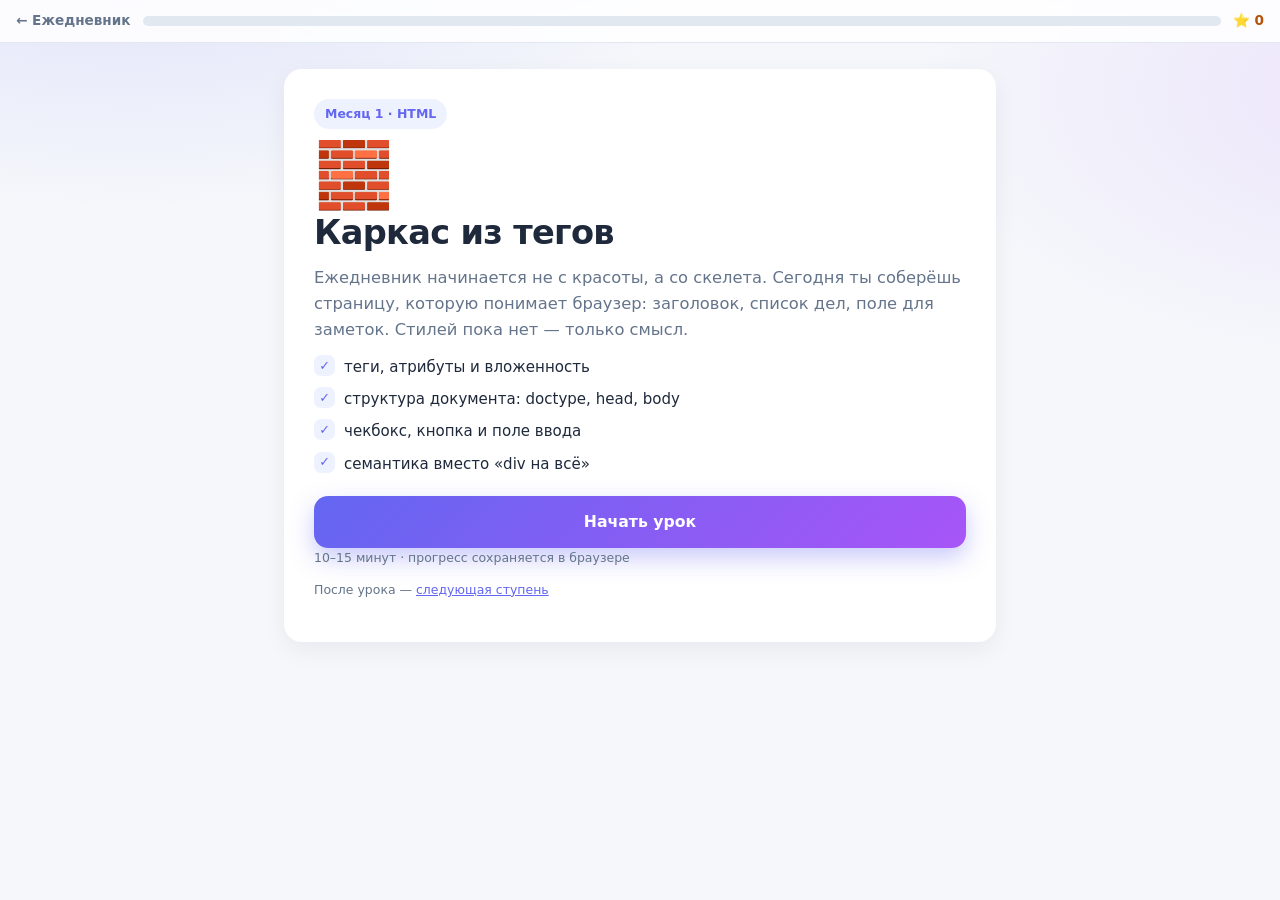
<file: lessons/lesson-01.html>
<!DOCTYPE html>
<html lang="ru">
<head>
  <meta charset="UTF-8">
  <meta name="viewport" content="width=device-width, initial-scale=1, viewport-fit=cover">
  <title>Месяц 1: Каркас из тегов — интерактивный урок</title>
  <link rel="stylesheet" href="../css/themes.css">
  <link rel="stylesheet" href="lesson.css">
  <script src="lesson-theme.js"></script>
</head>
<body>
  <header class="top">
    <a class="top-link" href="../index.html">← Ежедневник</a>
    <div class="track"><div class="track-bar" id="bar"></div></div>
    <div class="stars" id="stars">⭐ 0</div>
  </header>

  <main class="wrap" id="app"></main>

  <script src="lesson.js"></script>
  <script>
    Lesson.render({"month": 1, "track": "HTML", "emoji": "🧱", "title": "Каркас из тегов", "intro": "Ежедневник начинается не с красоты, а со скелета. Сегодня ты соберёшь страницу, которую понимает браузер: заголовок, список дел, поле для заметок. Стилей пока нет — только смысл.", "whatYouLearn": ["теги, атрибуты и вложенность", "структура документа: doctype, head, body", "чекбокс, кнопка и поле ввода", "семантика вместо «div на всё»"], "steps": [{"type": "theory", "tag": "теория", "title": "Тег — это ярлык", "html": "<p>Браузер читает файл сверху вниз и превращает <strong>теги</strong> в элементы страницы. Тег — это ярлык: «это заголовок», «это список», «это кнопка».</p><p>Открыл тег — закрой его. Всё, что внутри, называется <strong>вложенностью</strong>.</p>", "code": "<h1>Мой день</h1>\n<p>Сегодня три дела.</p>\n<ul>\n  <li>Математика</li>\n  <li>Английский</li>\n</ul>", "tip": "Если что-то не отображается — сначала проверь, закрыт ли тег."}, {"type": "theory", "tag": "теория", "title": "Скелет страницы", "html": "<p>У любой страницы есть <strong>head</strong> (невидимая служебная часть: заголовок вкладки, кодировка) и <strong>body</strong> (всё, что видно). Чекбокс делается тегом <code>input</code> с типом <code>checkbox</code>.</p>", "code": "<!DOCTYPE html>\n<html lang=\"ru\">\n<head>\n  <meta charset=\"UTF-8\">\n  <title>Мой ежедневник</title>\n</head>\n<body>\n  <h1>Привет!</h1>\n</body>\n</html>", "tip": "Кодировка UTF-8 — иначе вместо «ё» будут кракозябры."}, {"type": "quiz", "tag": "проверка", "title": "Проверь себя", "questions": [{"text": "Какой тег создаст галочку-чекбокс?", "options": ["<input type=\"checkbox\">", "<button>", "<checkbox>"], "answer": 0, "explain": "input с типом checkbox — единственный правильный вариант. Тега checkbox не существует."}, {"text": "Где живёт всё, что видно на странице?", "options": ["в head", "в body", "в title"], "answer": 1, "explain": "head — служебная часть, body — видимая. title показывается во вкладке браузера."}]}, {"type": "playground", "tag": "практика", "title": "Собери сам", "intro": "Сейчас ты соберёшь маленький кусок настоящего ежедневника.", "task": "Сделай заголовок <code>h1</code> «Мой день» и список из трёх дел через <code>li</code>.", "start": "<h1>Мой день</h1>\n\n<!-- добавь список ul с тремя li -->\n", "check": ["<h1", "<ul", "<li"], "hint": "Список выглядит так: <code>&lt;ul&gt; &lt;li&gt;дело&lt;/li&gt; &lt;/ul&gt;</code>. Внутри должно быть три <code>li</code>.", "success": "Отлично! Это уже настоящая разметка списка дел."}, {"type": "quiz", "boss": true, "tag": "финальный экзамен", "title": "Финальный экзамен", "intro": "Три вопроса — и ступень пройдена. Отвечай по одному.", "questions": [{"text": "Что делает атрибут href у ссылки?", "options": ["задаёт адрес, куда ведёт ссылка", "красит ссылку", "меняет размер шрифта"], "answer": 0, "explain": "href — это адрес. Остальное делает CSS."}, {"text": "Почему кнопку нельзя делать из &lt;div&gt;?", "options": ["div не нажимается с клавиатуры и не сообщает, что это кнопка", "div нельзя стилизовать", "у div нет закрывающего тега"], "answer": 0, "explain": "Кнопка — это смысл и доступность, а не только вид."}]}], "next": "lesson-02.html"});
  </script>
</body>
</html>
</file>
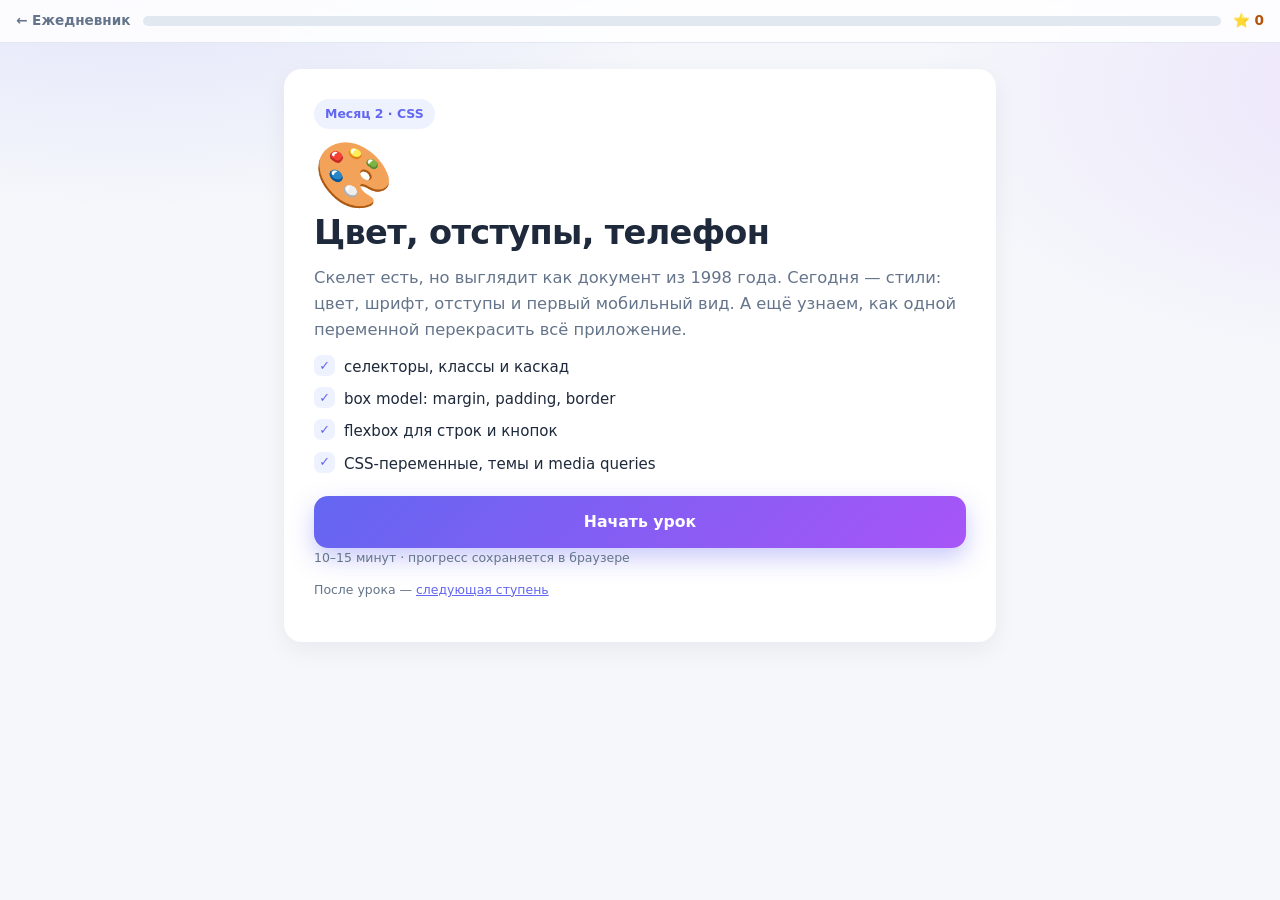
<file: lessons/lesson-02.html>
<!DOCTYPE html>
<html lang="ru">
<head>
  <meta charset="UTF-8">
  <meta name="viewport" content="width=device-width, initial-scale=1, viewport-fit=cover">
  <title>Месяц 2: Цвет, отступы, телефон — интерактивный урок</title>
  <link rel="stylesheet" href="../css/themes.css">
  <link rel="stylesheet" href="lesson.css">
  <script src="lesson-theme.js"></script>
</head>
<body>
  <header class="top">
    <a class="top-link" href="../index.html">← Ежедневник</a>
    <div class="track"><div class="track-bar" id="bar"></div></div>
    <div class="stars" id="stars">⭐ 0</div>
  </header>

  <main class="wrap" id="app"></main>

  <script src="lesson.js"></script>
  <script>
    Lesson.render({"month":2,"track":"CSS","emoji":"🎨","title":"Цвет, отступы, телефон","intro":"Скелет есть, но выглядит как документ из 1998 года. Сегодня — стили: цвет, шрифт, отступы и первый мобильный вид. А ещё узнаем, как одной переменной перекрасить всё приложение.","whatYouLearn":["селекторы, классы и каскад","box model: margin, padding, border","flexbox для строк и кнопок","CSS-переменные, темы и media queries"],"steps":[{"type":"theory","tag":"теория","title":"Селектор — это прицел","html":"<p>CSS отвечает на вопрос «как выглядит». Селектор по классу начинается с точки: он попадёт во все элементы с этим классом.<\/p>","code":".task {\n  color: #0f172a;\n  font-size: 16px;\n}\n\n.task.done {\n  text-decoration: line-through;\n  opacity: 0.6;\n}","tip":"Классы пиши по смыслу: .task, .done, .active — а не .red или .big-box."},{"type":"theory","tag":"теория","title":"Коробка внутри коробки","html":"<p>Каждый элемент — коробка. <strong>padding<\/strong> — отступ внутри, от текста до края. <strong>margin<\/strong> — отступ снаружи, между коробками. <strong>box-sizing: border-box<\/strong> избавляет от сюрпризов с шириной.<\/p>","code":"* { box-sizing: border-box; }\n\n.card {\n  padding: 16px;\n  margin-bottom: 12px;\n  border-radius: 14px;\n  background: #fff;\n}","tip":"Если «всё поехало» — сначала посмотри на padding и фиксированные width."},{"type":"theory","tag":"теория","title":"Тема — это переменные","html":"<p>Чтобы приложение могло быть светлым, тёмным или «своим», цвета выносят в <strong>CSS-переменные<\/strong>. Одна переменная — и меняется весь интерфейс сразу: фон, карточки, кнопки и даже нижняя навигация.<\/p><p>В ежедневнике есть <code>--bg<\/code>, <code>--card<\/code>, <code>--text<\/code>, <code>--accent<\/code> и <code>--border<\/code>. Своя тема — это просто новый набор значений для них.<\/p>","code":":root {\n  --bg: #f5f7fb;\n  --card: #ffffff;\n  --text: #1e293b;\n  --accent: #6366f1;\n}\n\n.card {\n  background: var(--card);\n  color: var(--text);\n}","tip":"Полный список переменных и классов — в <a href=\"../css-classes.html\" target=\"_blank\" rel=\"noopener\">css-classes.html<\/a>. Страница открывается из настроек, из блока «Своя тема из CSS»."},{"type":"quiz","tag":"проверка","title":"Проверь себя","questions":[{"text":"Что сдвинет текст от края карточки?","options":["margin","padding","border"],"answer":1,"explain":"padding — внутренний отступ, margin — внешний. Текст от края двигает padding."},{"text":"Почему на телефоне появляется горизонтальная прокрутка?","options":["карточка шире экрана из-за фиксированной ширины","в HTML нет doctype","слишком много цветов"],"answer":0,"explain":"Фиксированная ширина вроде 500px на экране 360px вылезает за край."},{"text":"Зачем нужны CSS-переменные вроде --accent?","options":["чтобы менять цвет сразу во всех местах","чтобы ускорить загрузку","чтобы заменить JavaScript"],"answer":0,"explain":"Поменял --accent в одном месте — и кнопки, ссылки, активные вкладки стали другого цвета."}]},{"type":"playground","tag":"практика","title":"Оформи карточку","intro":"Почувствуй, как CSS меняет страницу мгновенно.","task":"Сделай заголовок синим, а карточку — с внутренними отступами 16px и скруглением 14px.","start":"<style>\n  .card {\n    /* твой код */\n  }\n<\/style>\n\n<div class=\"card\">\n  <h1>Мой день<\/h1>\n<\/div>\n","check":["color","padding","border-radius"],"hint":"Внутри .card напиши <code>color: #2563eb;<\/code>, <code>padding: 16px;<\/code>, <code>border-radius: 14px;<\/code>.","success":"Красота! Ты только что сделал первый настоящий стиль ежедневника."},{"type":"quiz","boss":true,"tag":"финальный экзамен","title":"Финальный экзамен","questions":[{"text":"Чем padding отличается от margin?","options":["padding внутри элемента, margin снаружи","margin внутри, padding снаружи","это одно и то же"],"answer":0,"explain":"Padding — «вата» внутри коробки, margin — расстояние между коробками."},{"text":"Что делает media query?","options":["включает правила при определённой ширине экрана","загружает картинку","меняет шрифт"],"answer":0,"explain":"Так делают мобильный вид: при ширине меньше 640px включаются другие правила."}]}],"next":"lesson-03.html"});
  </script>
</body>
</html>
</file>
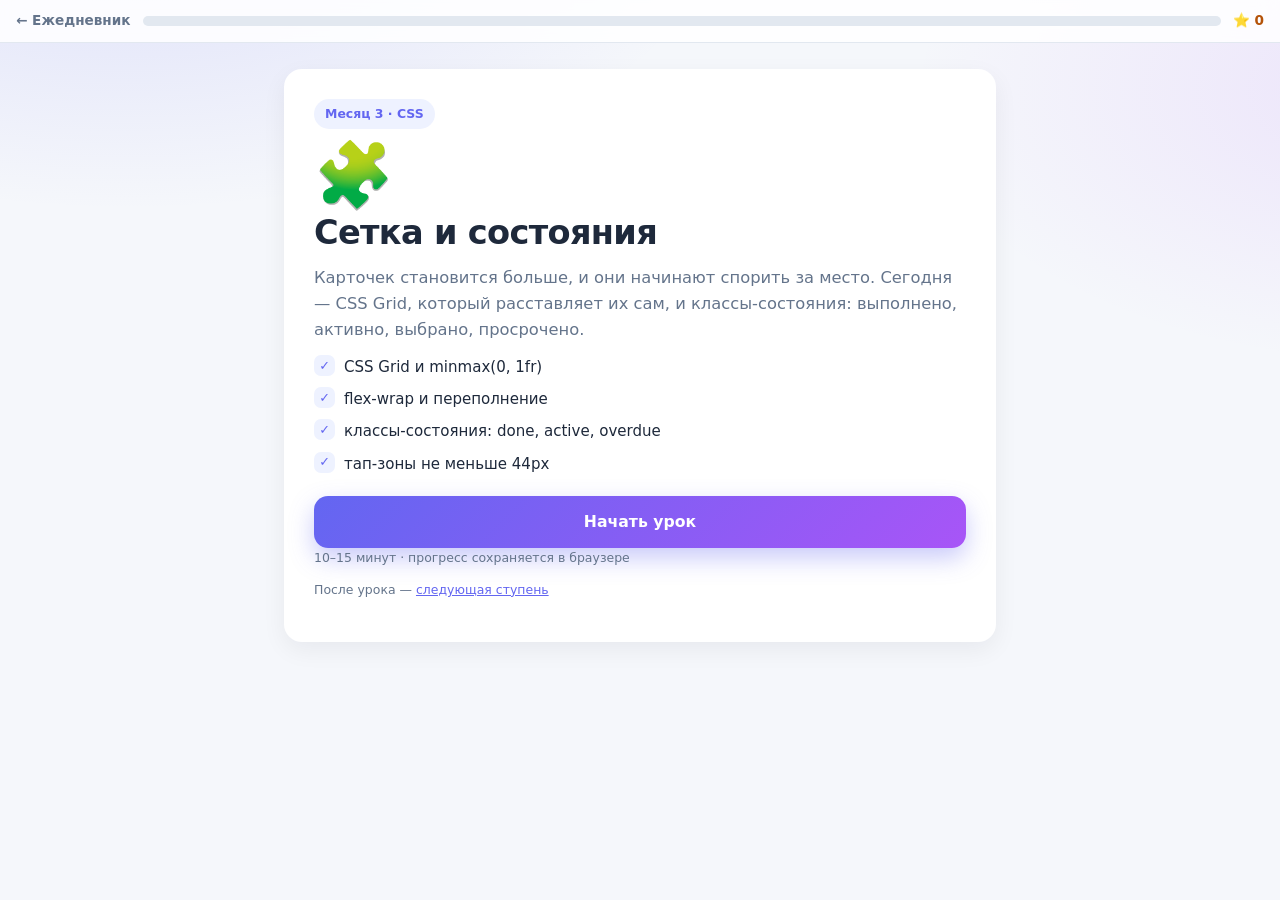
<file: lessons/lesson-03.html>
<!DOCTYPE html>
<html lang="ru">
<head>
  <meta charset="UTF-8">
  <meta name="viewport" content="width=device-width, initial-scale=1, viewport-fit=cover">
  <title>Месяц 3: Сетка и состояния — интерактивный урок</title>
  <link rel="stylesheet" href="../css/themes.css">
  <link rel="stylesheet" href="lesson.css">
  <script src="lesson-theme.js"></script>
</head>
<body>
  <header class="top">
    <a class="top-link" href="../index.html">← Ежедневник</a>
    <div class="track"><div class="track-bar" id="bar"></div></div>
    <div class="stars" id="stars">⭐ 0</div>
  </header>

  <main class="wrap" id="app"></main>

  <script src="lesson.js"></script>
  <script>
    Lesson.render({"month":3,"track":"CSS","emoji":"🧩","title":"Сетка и состояния","intro":"Карточек становится больше, и они начинают спорить за место. Сегодня — CSS Grid, который расставляет их сам, и классы-состояния: выполнено, активно, выбрано, просрочено.","whatYouLearn":["CSS Grid и minmax(0, 1fr)","flex-wrap и переполнение","классы-состояния: done, active, overdue","тап-зоны не меньше 44px"],"steps":[{"type":"theory","tag":"теория","title":"Сетка, которая сама решает","html":"<p><strong>Grid<\/strong> раскладывает карточки по колонкам. На телефоне — одна колонка, на планшете — две. <code>minmax(0, 1fr)<\/code> разрешает колонке сжиматься, чтобы длинный текст не растягивал всю сетку.<\/p>","code":".dashboard {\n  display: grid;\n  grid-template-columns: minmax(0, 1fr);\n  gap: 12px;\n}\n\n@media (min-width: 640px) {\n  .dashboard {\n    grid-template-columns: repeat(2, minmax(0, 1fr));\n  }\n}","tip":"Без minmax(0, …) одна длинная строка может раздвинуть всю карточку."},{"type":"theory","tag":"теория","title":"Состояния — это классы","html":"<p>Выполненная задача, активная вкладка, выбранная карточка — это <strong>состояния<\/strong>. Их описывают отдельными классами, а не псевдоклассом :hover: на телефоне мыши нет.<\/p><p>Просроченная цель — тоже состояние: класс <code>overdue<\/code> делает дату красной. JavaScript решает, когда его добавить, а CSS — как он выглядит.<\/p>","code":".task.done {\n  text-decoration: line-through;\n  opacity: 0.6;\n}\n\n.nav button.active {\n  color: var(--accent);\n  font-weight: 700;\n}\n\n.goal-due.overdue {\n  color: var(--danger);\n  font-weight: 600;\n}","tip":"В JS состояние — это класс: element.classList.toggle('done', isDone)."},{"type":"quiz","tag":"проверка","title":"Проверь себя","questions":[{"text":"Зачем minmax(0, 1fr)?","options":["чтобы колонка могла сжиматься и длинный текст не растягивал сетку","чтобы задать минимальный шрифт","чтобы включить анимацию"],"answer":0,"explain":"Минимум 0 позволяет колонке ужаться. Иначе содержимое диктует ширину."},{"text":"Как показать, что задача выполнена?","options":["добавить класс done и описать его в CSS","написать в тексте «выполнено»","сделать кнопку серой через JS"],"answer":0,"explain":"Класс — это состояние. Стили живут в CSS, а не в обработчиках."},{"text":"Как показать, что срок цели уже прошёл?","options":["добавить класс overdue и покрасить дату красным","удалить цель","просто сделать шрифт жирным без класса"],"answer":0,"explain":"Класс — это состояние. Красный цвет появляется, когда срок уже прошёл."}]},{"type":"playground","tag":"практика","title":"Поставь сетку","task":"Сделай из двух карточек сетку: <code>display: grid<\/code> и две колонки через <code>grid-template-columns<\/code>.","start":"<style>\n  .grid {\n    /* твой код */\n  }\n  .card { background: #eef2ff; border-radius: 12px; padding: 16px; }\n<\/style>\n\n<div class=\"grid\">\n  <div class=\"card\">Список дел<\/div>\n  <div class=\"card\">Заметки<\/div>\n<\/div>\n","check":["display: grid","grid-template-columns"],"hint":"Внутри .grid: <code>display: grid;<\/code> и <code>grid-template-columns: repeat(2, minmax(0, 1fr));<\/code>.","success":"Сетка на месте. Теперь карточки не будут прыгать при добавлении задач."},{"type":"quiz","boss":true,"tag":"финальный экзамен","title":"Финальный экзамен","questions":[{"text":"Что задаёт свойство gap?","options":["расстояние между элементами сетки","внутренний отступ карточки","размер шрифта"],"answer":0,"explain":"gap — это промежутки, без margin-костылей."},{"text":"Почему тап-зона кнопки должна быть не меньше 44px?","options":["по ней нужно попадать пальцем","так требует CSS Grid","иначе не сохранится localStorage"],"answer":0,"explain":"44×44 — комфортный минимум для пальца. Это забота о пользователе, а не формальность."}]}],"next":"lesson-04.html"});
  </script>
</body>
</html>
</file>
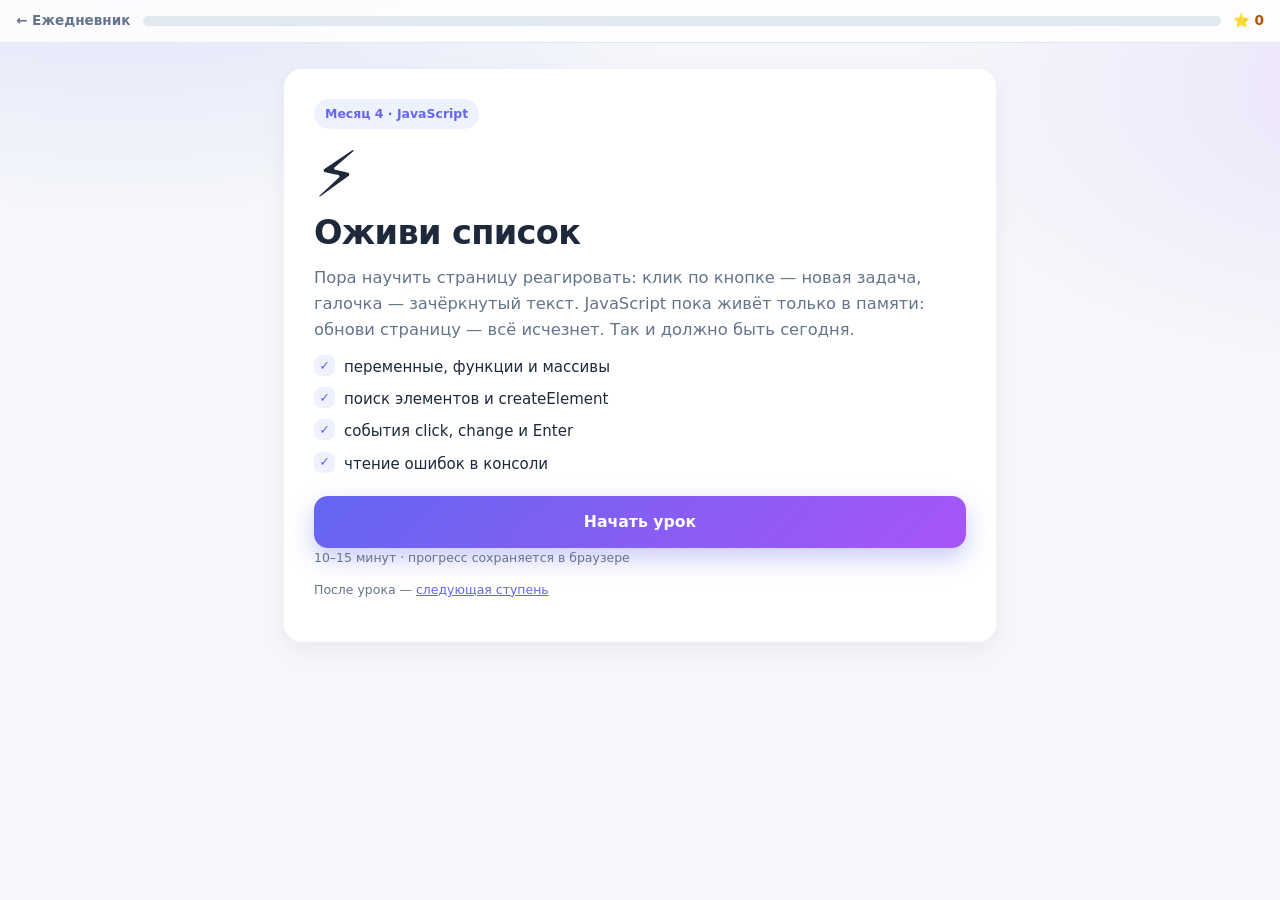
<file: lessons/lesson-04.html>
<!DOCTYPE html>
<html lang="ru">
<head>
  <meta charset="UTF-8">
  <meta name="viewport" content="width=device-width, initial-scale=1, viewport-fit=cover">
  <title>Месяц 4: Оживи список — интерактивный урок</title>
  <link rel="stylesheet" href="../css/themes.css">
  <link rel="stylesheet" href="lesson.css">
  <script src="lesson-theme.js"></script>
</head>
<body>
  <header class="top">
    <a class="top-link" href="../index.html">← Ежедневник</a>
    <div class="track"><div class="track-bar" id="bar"></div></div>
    <div class="stars" id="stars">⭐ 0</div>
  </header>

  <main class="wrap" id="app"></main>

  <script src="lesson.js"></script>
  <script>
    Lesson.render({"month": 4, "track": "JavaScript", "emoji": "⚡", "title": "Оживи список", "intro": "Пора научить страницу реагировать: клик по кнопке — новая задача, галочка — зачёркнутый текст. JavaScript пока живёт только в памяти: обнови страницу — всё исчезнет. Так и должно быть сегодня.", "whatYouLearn": ["переменные, функции и массивы", "поиск элементов и createElement", "события click, change и Enter", "чтение ошибок в консоли"], "steps": [{"type": "theory", "tag": "теория", "title": "Данные отдельно, экран отдельно", "html": "<p>Хорошая привычка: сначала <strong>данные</strong> (массив задач), потом <strong>экран</strong> (то, что видно). Меняем массив — перерисовываем список.</p>", "code": "const tasks = [];\n\nfunction addTask(text) {\n  tasks.push({ text: text, done: false });\n}\n\naddTask('Математика');\naddTask('Английский');", "tip": "Массив объектов удобнее, чем массив строк: у задачи есть текст и состояние."}, {"type": "theory", "tag": "теория", "title": "Найти и изменить", "html": "<p><strong>DOM</strong> — это дерево элементов страницы. Мы находим элемент, создаём новый и добавляем на страницу. Текст ставим через <strong>textContent</strong>: он безопасен, в отличие от innerHTML.</p>", "code": "const list = document.querySelector('#list');\nconst row = document.createElement('li');\nrow.textContent = 'Новая задача';\nlist.append(row);", "tip": "innerHTML с текстом пользователя опасен: он вставит разметку как код."}, {"type": "quiz", "tag": "проверка", "title": "Проверь себя", "questions": [{"text": "Что делает addEventListener('click', fn)?", "options": ["вызывает fn при клике по элементу", "вызывает fn один раз при загрузке", "меняет текст элемента"], "answer": 0, "explain": "Это подписка на событие: браузер вызовет fn, когда пользователь кликнет."}, {"text": "Почему innerHTML с текстом пользователя — плохая идея?", "options": ["можно случайно вставить разметку и сломать страницу", "innerHTML всегда медленнее в сто раз", "innerHTML нельзя использовать с числами"], "answer": 0, "explain": "Пользователь может ввести тег — и страница изменится. Используй textContent."}]}, {"type": "playground", "tag": "практика", "title": "Счётчик кликов", "intro": "Самое маленькое настоящее взаимодействие.", "task": "Сделай так, чтобы при клике по кнопке счётчик увеличивался на 1.", "start": "<button id=\"b\">Кликни</button>\n<p id=\"out\">0</p>\n\n<script>\n  // найди элементы и добавь обработчик\n<\/script>\n", "check": ["addeventlistener", "click", "textcontent"], "hint": "let count = 0; b.addEventListener('click', () => { count++; out.textContent = count; });", "success": "Работает! Это и есть основа любой интерактивности."}, {"type": "quiz", "boss": true, "tag": "финальный экзамен", "title": "Финальный экзамен", "questions": [{"text": "Где искать ошибку JavaScript?", "options": ["в консоли браузера (F12)", "в CSS-файле", "в заголовке страницы"], "answer": 0, "explain": "Консоль покажет файл, строку и тип ошибки — первое место для поиска."}, {"text": "Что делает event.preventDefault()?", "options": ["отменяет стандартное поведение события", "удаляет элемент", "останавливает таймер"], "answer": 0, "explain": "Например, для формы — чтобы страница не перезагружалась."}]}], "next": "lesson-05.html"});
  </script>
</body>
</html>
</file>
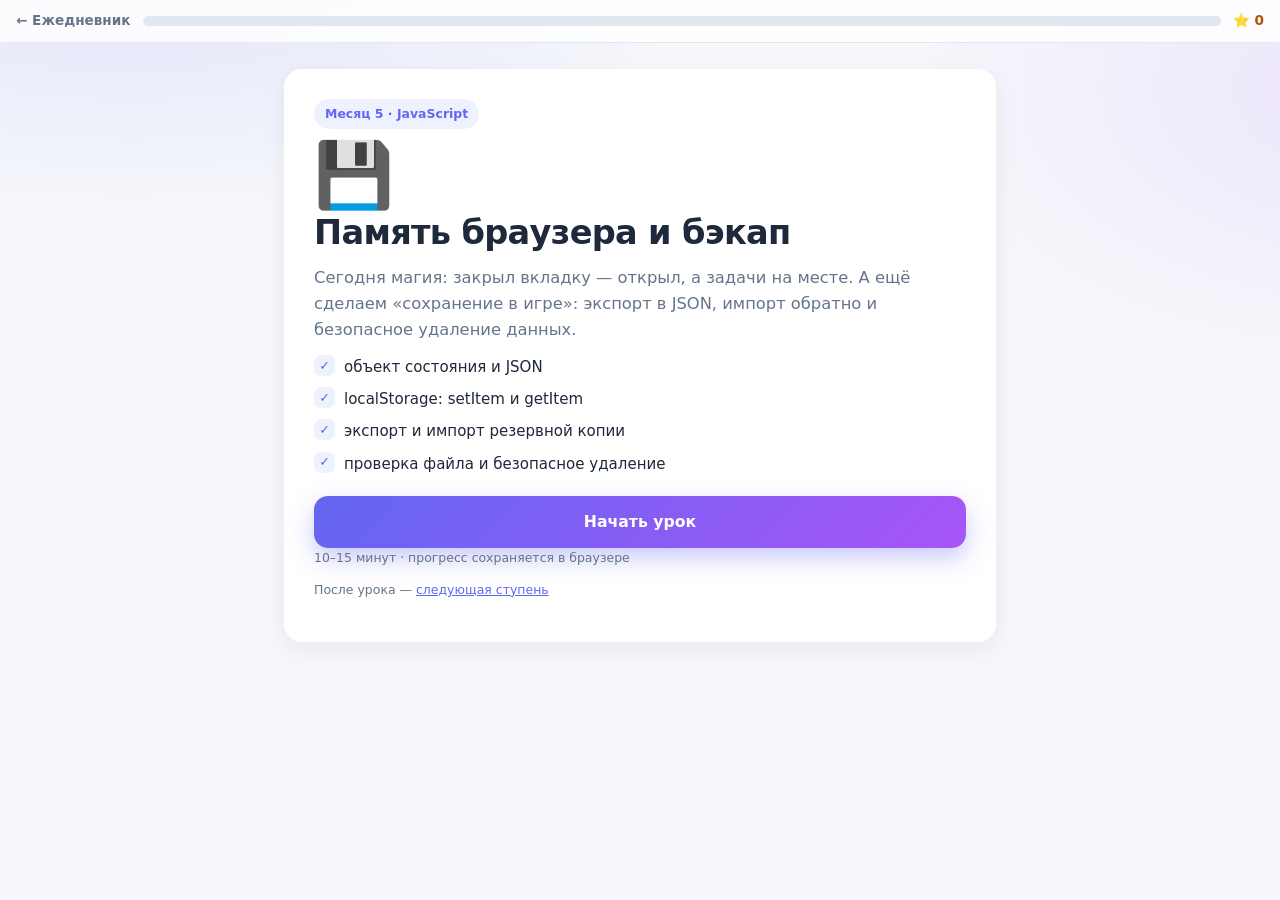
<file: lessons/lesson-05.html>
<!DOCTYPE html>
<html lang="ru">
<head>
  <meta charset="UTF-8">
  <meta name="viewport" content="width=device-width, initial-scale=1, viewport-fit=cover">
  <title>Месяц 5: Память браузера и бэкап — интерактивный урок</title>
  <link rel="stylesheet" href="../css/themes.css">
  <link rel="stylesheet" href="lesson.css">
  <script src="lesson-theme.js"></script>
</head>
<body>
  <header class="top">
    <a class="top-link" href="../index.html">← Ежедневник</a>
    <div class="track"><div class="track-bar" id="bar"></div></div>
    <div class="stars" id="stars">⭐ 0</div>
  </header>

  <main class="wrap" id="app"></main>

  <script src="lesson.js"></script>
  <script>
    Lesson.render({"month":5,"track":"JavaScript","emoji":"💾","title":"Память браузера и бэкап","intro":"Сегодня магия: закрыл вкладку — открыл, а задачи на месте. А ещё сделаем «сохранение в игре»: экспорт в JSON, импорт обратно и безопасное удаление данных.","whatYouLearn":["объект состояния и JSON","localStorage: setItem и getItem","экспорт и импорт резервной копии","проверка файла и безопасное удаление"],"steps":[{"type":"theory","tag":"теория","title":"localStorage — как блокнот","html":"<p><strong>localStorage<\/strong> хранит строки в браузере. Объект превращается в строку через <strong>JSON.stringify<\/strong>, а обратно — через <strong>JSON.parse<\/strong>. Один ключ приложения — один «блокнот».<\/p>","code":"const state = { xp: 15, tasks: [] };\n\nlocalStorage.setItem('school_planner_v3', JSON.stringify(state));\n\nconst saved = JSON.parse(localStorage.getItem('school_planner_v3'));\nconsole.log(saved.xp);","tip":"Сохранять нужно данные, а не HTML. Тогда интерфейс можно перерисовать как угодно."},{"type":"theory","tag":"теория","title":"Бэкап: экспорт и импорт","html":"<p>Это как сохранение в игре: экспорт — «сохраниться», импорт — «загрузить сохранение». Только файл лежит у тебя, а не на сервере.<\/p><p>Данные в браузере можно потерять: очистил кеш, сменил телефон, экспериментировал в DevTools. Поэтому приложение умеет <strong>экспортировать<\/strong> состояние в JSON-файл и <strong>импортировать<\/strong> его обратно.<\/p><p>Экспорт — это не просто «скачать текст». В файл кладут версию, дату, блоки и настройки. Импорт сначала проверяет, что это файл ежедневника (<code>meta.app<\/code>), и только потом восстанавливает данные.<\/p>","code":"{\n  \"meta\": { \"app\": \"school-planner\", \"version\": 3 },\n  \"blocks\": [{ \"type\": \"todo\" }],\n  \"xp\": 120,\n  \"theme\": { \"mode\": \"dark\" }\n}","tip":"Полный экспорт заменяет все данные, а экспорт за месяц или период — добавляет записи к текущим. Перед импортом не помешает сделать свежий экспорт."},{"type":"quiz","tag":"проверка","title":"Проверь себя","questions":[{"text":"Что будет с массивом задач после F5, если его не сохранить?","options":["исчезнет","сохранится сам","переедет в CSS"],"answer":0,"explain":"Всё, что живёт только в переменных, теряется при перезагрузке."},{"text":"Зачем try/catch вокруг JSON.parse?","options":["если в хранилище мусор, приложение не упадёт","чтобы ускорить парсинг","чтобы данные шифровались"],"answer":0,"explain":"Битый JSON — обычная история после экспериментов в DevTools."},{"text":"Зачем при импорте проверять meta.app?","options":["чтобы не загрузить в ежедневник чужой JSON","чтобы ускорить чтение","чтобы файл стал меньше"],"answer":0,"explain":"Проверка защищает от случайного файла из другого приложения."},{"text":"Что делает полный импорт резервной копии?","options":["заменяет текущие данные данными из файла","добавляет только одну задачу","удаляет файл"],"answer":0,"explain":"Полный бэкап — это восстановление: состояние становится таким, каким было при экспорте."}]},{"type":"playground","tag":"практика","title":"Туда и обратно","intro":"В песочнице урока localStorage недоступен, поэтому потренируемся на самом формате. С хранилищем поработаешь в проекте.","task":"Сделай объект настроек, преврати его в JSON через <code>JSON.stringify<\/code>, распарси обратно через <code>JSON.parse<\/code> и выведи результат в консоль.","start":"<script>\nconst settings = { work: 25, rest: 5 };\n\n// stringify → parse → console.log\n<\/script>\n","check":["json.stringify","json.parse","console.log"],"hint":"const raw = JSON.stringify(settings); const back = JSON.parse(raw); console.log(back);","success":"Теперь localStorage для тебя — просто блокнот с ключами."},{"type":"checklist","tag":"практика","title":"Проверь в проекте","intro":"Эти вещи проверяются руками в браузере.","items":["Открыл DevTools → Application → Local Storage и увидел один общий ключ","Добавил задачу, обновил страницу — задача на месте","Сделал экспорт JSON и увидел в файле meta.app и свои задачи","Импортировал этот же файл обратно — данные на месте","Кнопка «Удалить все данные» спрашивает подтверждение"]},{"type":"quiz","boss":true,"tag":"финальный экзамен","title":"Финальный экзамен","questions":[{"text":"Где хранится localStorage?","options":["в браузере ученика","на сервере школы","в файле index.html"],"answer":0,"explain":"Это локальное хранилище браузера: другой компьютер данных не увидит."},{"text":"Что такое ключ хранилища?","options":["имя, по которому лежат данные","пароль","номер версии браузера"],"answer":0,"explain":"Ключ — как подпись на коробке. У приложения один ключ: school_planner_v3."},{"text":"Где безопаснее хранить резервную копию?","options":["в отдельном файле или облаке, а не только в браузере","в той же вкладке","в кеше браузера"],"answer":0,"explain":"Если данные только в браузере, очистка кеша их заберёт. Файл-бэкап — страховка."}]}],"next":"lesson-06.html"});
  </script>
</body>
</html>
</file>
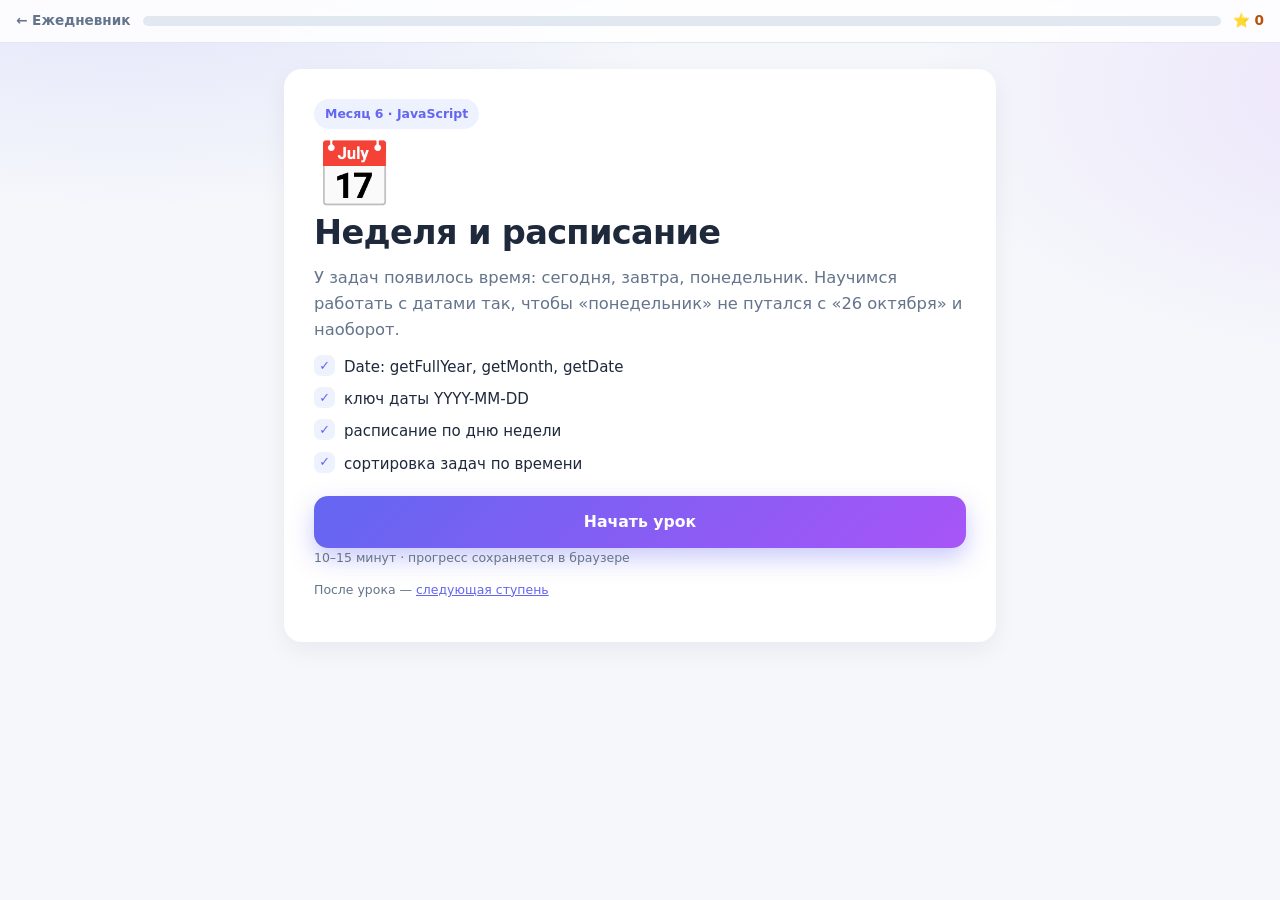
<file: lessons/lesson-06.html>
<!DOCTYPE html>
<html lang="ru">
<head>
  <meta charset="UTF-8">
  <meta name="viewport" content="width=device-width, initial-scale=1, viewport-fit=cover">
  <title>Месяц 6: Неделя и расписание — интерактивный урок</title>
  <link rel="stylesheet" href="../css/themes.css">
  <link rel="stylesheet" href="lesson.css">
  <script src="lesson-theme.js"></script>
</head>
<body>
  <header class="top">
    <a class="top-link" href="../index.html">← Ежедневник</a>
    <div class="track"><div class="track-bar" id="bar"></div></div>
    <div class="stars" id="stars">⭐ 0</div>
  </header>

  <main class="wrap" id="app"></main>

  <script src="lesson.js"></script>
  <script>
    Lesson.render({"month": 6, "track": "JavaScript", "emoji": "📅", "title": "Неделя и расписание", "intro": "У задач появилось время: сегодня, завтра, понедельник. Научимся работать с датами так, чтобы «понедельник» не путался с «26 октября» и наоборот.", "whatYouLearn": ["Date: getFullYear, getMonth, getDate", "ключ даты YYYY-MM-DD", "расписание по дню недели", "сортировка задач по времени"], "steps": [{"type": "theory", "tag": "теория", "title": "Ключ даты", "html": "<p>Для хранения выбирают строку <strong>YYYY-MM-DD</strong>: она сортируется как текст и однозначна. Месяцы в JS считаются с нуля — октябрь это 9.</p>", "code": "function toKey(date) {\n  const y = date.getFullYear();\n  const m = String(date.getMonth() + 1).padStart(2, '0');\n  const d = String(date.getDate()).padStart(2, '0');\n  return `${y}-${m}-${d}`;\n}\n\nconsole.log(toKey(new Date()));", "tip": "Не используй toISOString для ключа дня: он переводит в UTC и может сдвинуть дату."}, {"type": "quiz", "tag": "проверка", "title": "Проверь себя", "questions": [{"text": "Почему нельзя хранить дату как «26.10»?", "options": ["непонятно, за какой год, и сортировка ломается", "слишком длинно", "в JS нет точек"], "answer": 0, "explain": "Без года запись бессмысленна через год. Сортировать такие строки тоже неудобно."}, {"text": "Задача «каждый вторник в 15:00» — где ей место?", "options": ["в расписании по дню недели", "в списке дел на конкретную дату", "в заметках"], "answer": 0, "explain": "Повторяющееся — по дню недели, разовое — по конкретной дате."}]}, {"type": "playground", "tag": "практика", "title": "Какой сегодня день?", "task": "Выведи в консоль название сегодняшнего дня недели из массива.", "start": "<script>\nconst days = ['вс', 'пн', 'вт', 'ср', 'чт', 'пт', 'сб'];\nconst today = new Date();\n\n// console.log(...)\n<\/script>\n", "check": ["new date", "getday", "console.log"], "hint": "console.log(days[today.getDay()]); — getDay() возвращает 0 для воскресенья.", "success": "Даты больше не пугают. Теперь расписание можно строить по дням."}, {"type": "checklist", "tag": "практика", "title": "Проверь в проекте", "intro": "После того как сделаешь вкладку «Неделя».", "items": ["Расписание на понедельник не меняется от даты", "Внеплановая задача привязана к конкретному дню", "В архивном дне не видно задач другого дня"]}, {"type": "quiz", "boss": true, "tag": "финальный экзамен", "title": "Финальный экзамен", "questions": [{"text": "Что вернёт new Date(2026, 9, 26).getMonth()?", "options": ["9", "10", "26"], "answer": 0, "explain": "Месяцы с нуля: 9 — это октябрь. Не путай с номером месяца в календаре."}, {"text": "Как хранить внеплановые задачи?", "options": ["в объекте по ключу даты", "в одном массиве без дат", "в CSS"], "answer": 0, "explain": "Объект вида { '2026-10-26': [...] } — по ключу дня."}]}], "next": "lesson-07.html"});
  </script>
</body>
</html>
</file>
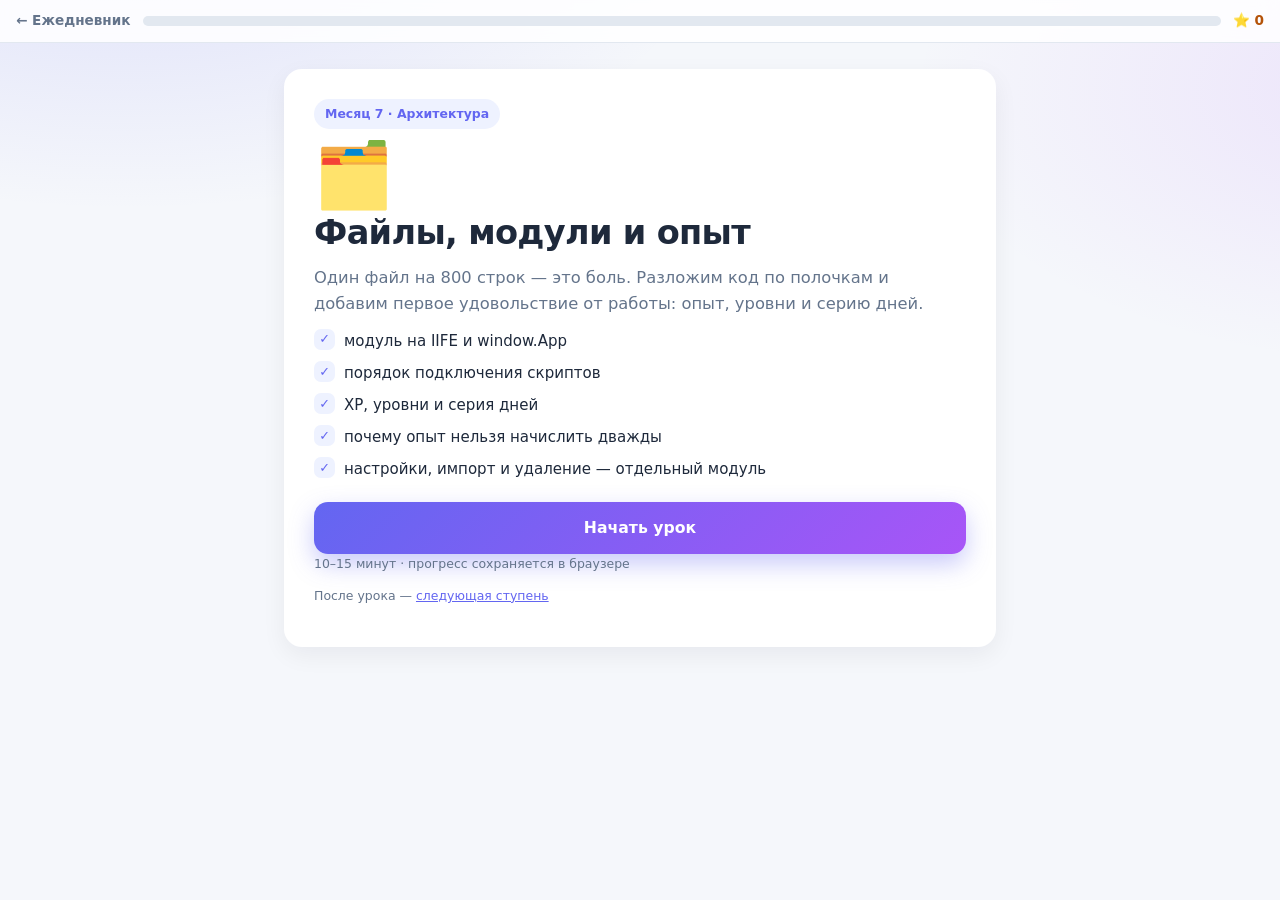
<file: lessons/lesson-07.html>
<!DOCTYPE html>
<html lang="ru">
<head>
  <meta charset="UTF-8">
  <meta name="viewport" content="width=device-width, initial-scale=1, viewport-fit=cover">
  <title>Месяц 7: Файлы, модули и опыт — интерактивный урок</title>
  <link rel="stylesheet" href="../css/themes.css">
  <link rel="stylesheet" href="lesson.css">
  <script src="lesson-theme.js"></script>
</head>
<body>
  <header class="top">
    <a class="top-link" href="../index.html">← Ежедневник</a>
    <div class="track"><div class="track-bar" id="bar"></div></div>
    <div class="stars" id="stars">⭐ 0</div>
  </header>

  <main class="wrap" id="app"></main>

  <script src="lesson.js"></script>
  <script>
    Lesson.render({"month":7,"track":"Архитектура","emoji":"🗂️","title":"Файлы, модули и опыт","intro":"Один файл на 800 строк — это боль. Разложим код по полочкам и добавим первое удовольствие от работы: опыт, уровни и серию дней.","whatYouLearn":["модуль на IIFE и window.App","порядок подключения скриптов","XP, уровни и серия дней","почему опыт нельзя начислить дважды","настройки, импорт и удаление — отдельный модуль"],"steps":[{"type":"theory","tag":"теория","title":"Один объект вместо свалки","html":"<p>Модуль — это функция, которая сразу вызывается и прячет свои переменные внутри. Наружу отдаём только нужное, через общий объект <strong>window.App<\/strong>.<\/p><p>Настройки, экспорт и импорт — тоже отдельный модуль. Ему не нужно тянуть за собой весь интерфейс: он читает файл, проверяет данные и обновляет состояние.<\/p>","code":"(function (App) {\n  'use strict';\n\n  function addXP(amount) {\n    App.state.xp += amount;\n  }\n\n  App.xp = { addXP: addXP };\n})(window.App = window.App || {});","tip":"Порядок подключения важен: config → utils → storage → state → экраны → app.js."},{"type":"theory","tag":"теория","title":"Опыт без дюпов","html":"<p>Опыт начисляют один раз за задачу. Для этого у задачи есть флаг <strong>xpGiven<\/strong>: отметил — начислил, снял галочку — забрал обратно, повторил — не начислил второй раз.<\/p>","code":"function toggleTask(task) {\n  if (task.done && !task.xpGiven) {\n    task.xpGiven = true;\n    addXP(15);\n  } else if (!task.done && task.xpGiven) {\n    task.xpGiven = false;\n    addXP(-15);\n  }\n}","tip":"Серия дней — это сколько дней подряд ты получал опыт. Пропустил день — начинается заново."},{"type":"quiz","tag":"проверка","title":"Проверь себя","questions":[{"text":"Зачем window.App?","options":["один общий объект вместо десятков глобальных переменных","чтобы код работал быстрее","чтобы подключить React"],"answer":0,"explain":"Одна точка входа — и порядок загрузки понятен, и конфликтов имён нет."},{"text":"Почему опыт не должен начисляться дважды?","options":["иначе можно «нафармить» XP, дёргая галочку туда-обратно","иначе браузер тормозит","так требует localStorage"],"answer":0,"explain":"Флаг xpGiven защищает от дюпа. Игра должна быть честной к самому себе."}]},{"type":"playground","tag":"практика","title":"Собери модуль","task":"Создай <code>window.App<\/code>, положи в него состояние с опытом и функцию <code>addXP<\/code>, которая увеличивает опыт. Выведи результат.","start":"<script>\nwindow.App = window.App || {};\n\n// state, addXP, вызов\n<\/script>\n","check":["window.app","addxp","console.log"],"hint":"App.state = { xp: 0 }; App.addXP = (n) => { App.state.xp += n; }; App.addXP(15); console.log(App.state.xp);","success":"Модуль собран. Так будет выглядеть весь проект."},{"type":"checklist","tag":"практика","title":"Проверь в проекте","items":["Все файлы подключены в правильном порядке","config.js идёт первым, app.js — последним","После разбиения на файлы ничего не сломалось","Экспорт, импорт и удаление данных живут в модуле настроек, а не в app.js"]},{"type":"quiz","boss":true,"tag":"финальный экзамен","title":"Финальный экзамен","questions":[{"text":"Где хранить опыт за задачу по приоритету?","options":["в config.js","в CSS","в localStorage"],"answer":0,"explain":"Константы в одном файле — легко менять баланс игры."},{"text":"Что даёт IIFE (function () { }) ()?","options":["свою область видимости и отсутствие мусора в глобальной","ускоряет страницу","включает строгий режим автоматически"],"answer":0,"explain":"Переменные остаются внутри модуля. Снаружи — только то, что положили в App."}]}],"next":"lesson-08.html"});
  </script>
</body>
</html>
</file>
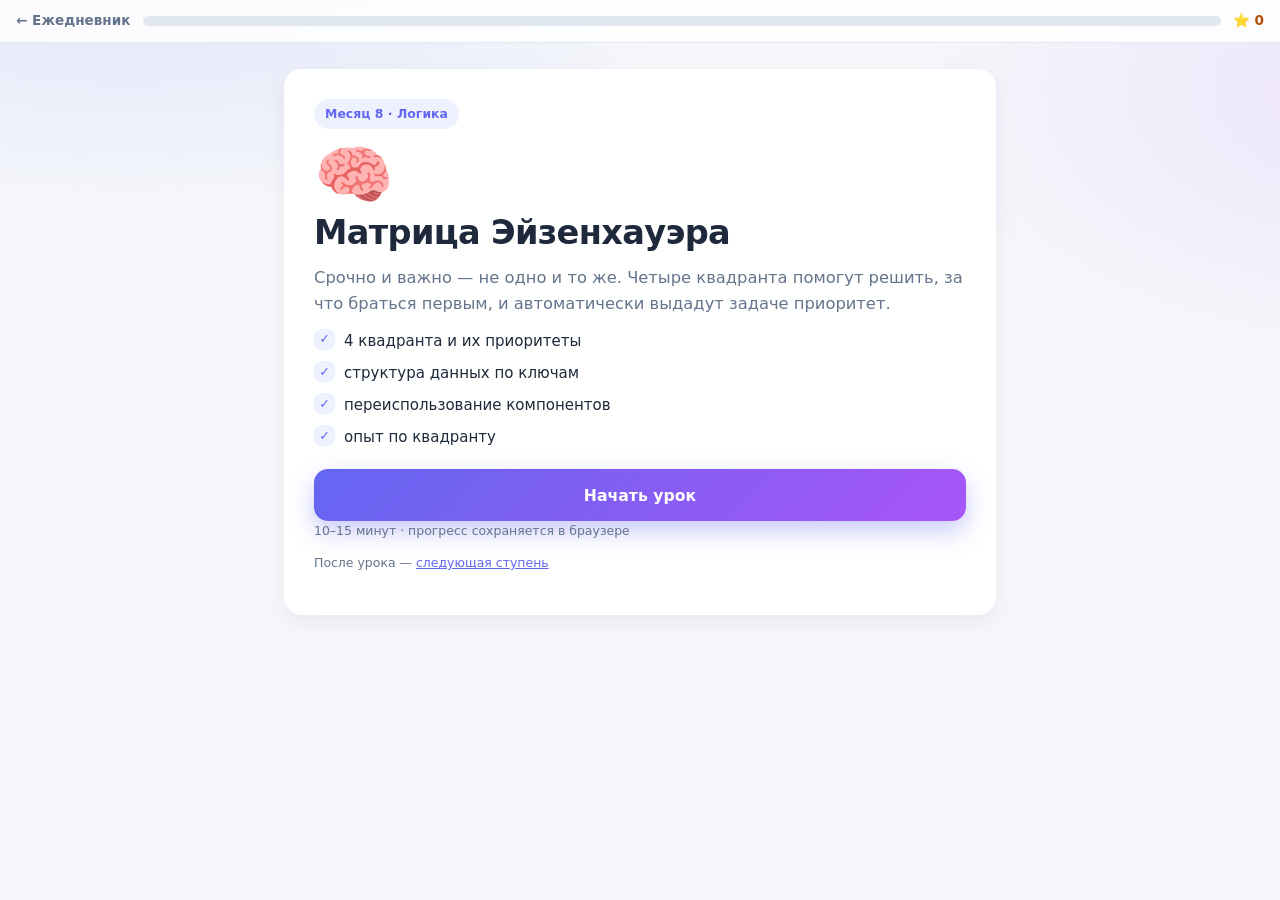
<file: lessons/lesson-08.html>
<!DOCTYPE html>
<html lang="ru">
<head>
  <meta charset="UTF-8">
  <meta name="viewport" content="width=device-width, initial-scale=1, viewport-fit=cover">
  <title>Месяц 8: Матрица Эйзенхауэра — интерактивный урок</title>
  <link rel="stylesheet" href="../css/themes.css">
  <link rel="stylesheet" href="lesson.css">
  <script src="lesson-theme.js"></script>
</head>
<body>
  <header class="top">
    <a class="top-link" href="../index.html">← Ежедневник</a>
    <div class="track"><div class="track-bar" id="bar"></div></div>
    <div class="stars" id="stars">⭐ 0</div>
  </header>

  <main class="wrap" id="app"></main>

  <script src="lesson.js"></script>
  <script>
    Lesson.render({"month": 8, "track": "Логика", "emoji": "🧠", "title": "Матрица Эйзенхауэра", "intro": "Срочно и важно — не одно и то же. Четыре квадранта помогут решить, за что браться первым, и автоматически выдадут задаче приоритет.", "whatYouLearn": ["4 квадранта и их приоритеты", "структура данных по ключам", "переиспользование компонентов", "опыт по квадранту"], "steps": [{"type": "theory", "tag": "теория", "title": "Четыре коробки", "html": "<p><strong>q1</strong> — срочно и важно (делать сейчас). <strong>q2</strong> — важно, не срочно (планировать). <strong>q3</strong> — срочно, не важно (делегировать или быстро закрыть). <strong>q4</strong> — ни то ни другое (не браться).</p><p>Квадрант задаёт приоритет: q1 — высокий, q2 — средний, q3 и q4 — низкий.</p>", "code": "const matrix = {\n  q1: [],\n  q2: [],\n  q3: [],\n  q4: []\n};", "tip": "Если сомневаешься между q1 и q2 — спроси: «Что будет, если не сделать сегодня?»"}, {"type": "quiz", "tag": "проверка", "title": "Проверь себя", "questions": [{"text": "Позвонить в поликлинику сегодня до закрытия — какой квадрант?", "options": ["срочно и важно", "важно, не срочно", "срочно, не важно", "не срочно, не важно"], "answer": 0, "explain": "Есть дедлайн сегодня и последствия — значит q1."}, {"text": "Зачем ключи q1…q4 вместо индексов массива?", "options": ["код читается и не зависит от порядка", "так быстрее", "иначе не сохранится в localStorage"], "answer": 0, "explain": "matrix.q1 говорит сам за себя. matrix[0] — загадка."}]}, {"type": "playground", "tag": "практика", "title": "Собери матрицу", "task": "Создай объект <code>matrix</code> с четырьмя массивами, добавь по задаче в q1 и q3 и выведи матрицу в консоль.", "start": "<script>\nconst matrix = { q1: [], q2: [], q3: [], q4: [] };\n\n// добавь задачи и выведи\n<\/script>\n", "check": ["q1", "q3", "push"], "hint": "matrix.q1.push('Позвонить в поликлинику'); matrix.q3.push('Ответить в чате'); console.log(matrix);", "success": "Данные на месте. Дальше останется нарисовать четыре коробки."}, {"type": "quiz", "boss": true, "tag": "финальный экзамен", "title": "Финальный экзамен", "questions": [{"text": "Почему задача из q1 даёт больше опыта, чем из q3?", "options": ["срочное и важное сильнее двигает дела", "потому что q1 выше на экране", "потому что так проще программировать"], "answer": 0, "explain": "Опыт — это отражение пользы, а не украшение."}, {"text": "Что делать с задачами из q4?", "options": ["не браться или отдать/удалить", "делать первыми", "перенести в q1"], "answer": 0, "explain": "q4 — пожиратель времени. Иногда лучшее решение — вычеркнуть."}]}], "next": "lesson-09.html"});
  </script>
</body>
</html>
</file>
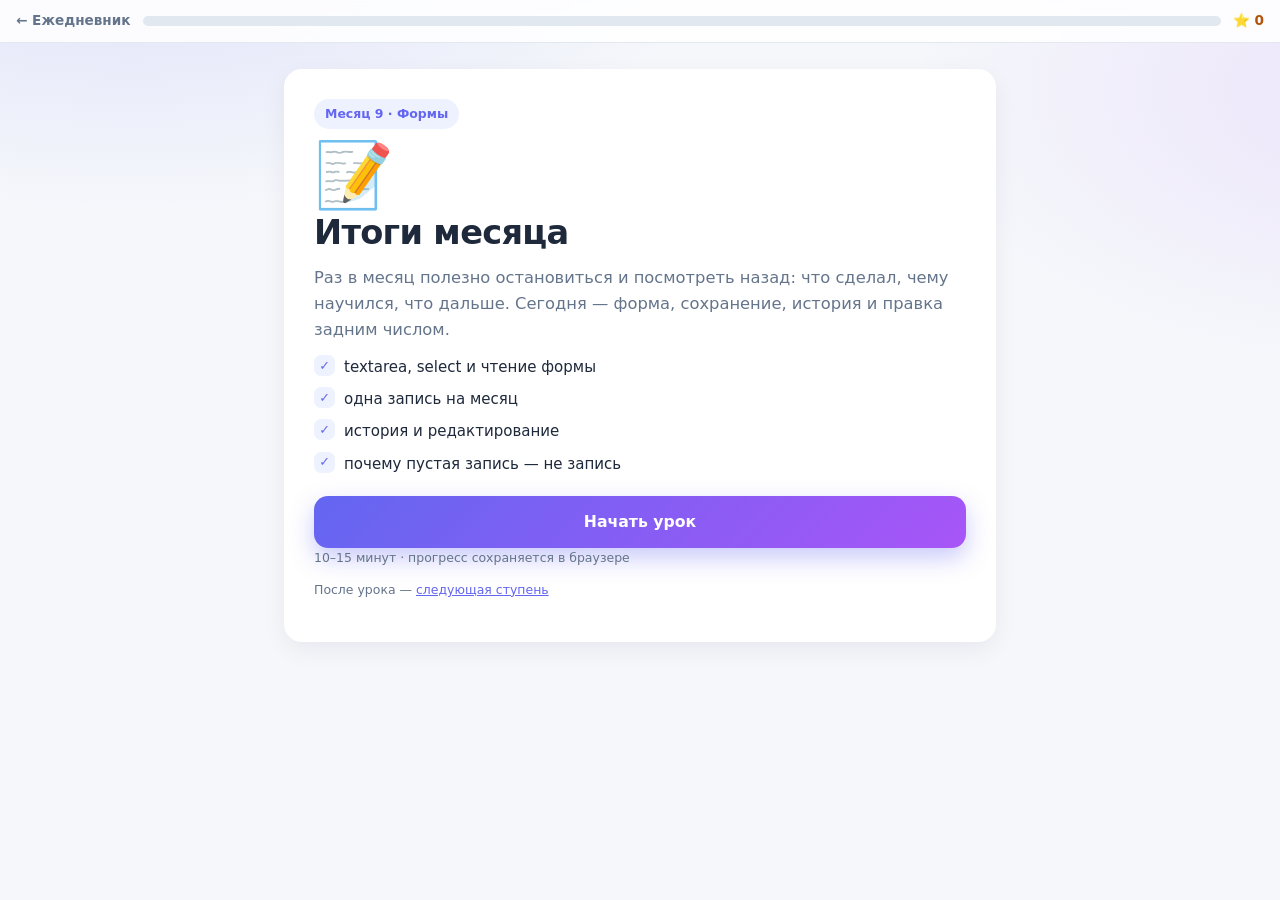
<file: lessons/lesson-09.html>
<!DOCTYPE html>
<html lang="ru">
<head>
  <meta charset="UTF-8">
  <meta name="viewport" content="width=device-width, initial-scale=1, viewport-fit=cover">
  <title>Месяц 9: Итоги месяца — интерактивный урок</title>
  <link rel="stylesheet" href="../css/themes.css">
  <link rel="stylesheet" href="lesson.css">
  <script src="lesson-theme.js"></script>
</head>
<body>
  <header class="top">
    <a class="top-link" href="../index.html">← Ежедневник</a>
    <div class="track"><div class="track-bar" id="bar"></div></div>
    <div class="stars" id="stars">⭐ 0</div>
  </header>

  <main class="wrap" id="app"></main>

  <script src="lesson.js"></script>
  <script>
    Lesson.render({"month": 9, "track": "Формы", "emoji": "📝", "title": "Итоги месяца", "intro": "Раз в месяц полезно остановиться и посмотреть назад: что сделал, чему научился, что дальше. Сегодня — форма, сохранение, история и правка задним числом.", "whatYouLearn": ["textarea, select и чтение формы", "одна запись на месяц", "история и редактирование", "почему пустая запись — не запись"], "steps": [{"type": "theory", "tag": "теория", "title": "Форма — это разговор", "html": "<p>Длинный текст — <strong>textarea</strong>, выбор из списка — <strong>select</strong>. Значения читаем через <code>value</code>, а не через внутренний HTML.</p>", "code": "<label for=\"month\">Месяц</label>\n<select id=\"month\">\n  <option value=\"2026-09\">Сентябрь 2026</option>\n  <option value=\"2026-10\">Октябрь 2026</option>\n</select>\n\n<label for=\"achieved\">Чего я добился?</label>\n<textarea id=\"achieved\" rows=\"4\"></textarea>", "tip": "Месяц храни как «2026-10»: и читается, и сортируется."}, {"type": "quiz", "tag": "проверка", "title": "Проверь себя", "questions": [{"text": "Ты сохраняешь итоги за октябрь второй раз. Что должно произойти?", "options": ["обновится та же запись, а не появится дубль", "создастся вторая запись", "ничего"], "answer": 0, "explain": "Одна запись на месяц: ищем по ключу и обновляем."}, {"text": "Зачем проверять, заполнена ли форма?", "options": ["чтобы не плодить пустые записи в истории", "чтобы форма была красивее", "чтобы XP не начислялся"], "answer": 0, "explain": "Пустая запись засоряет историю и сбивает с толку."}]}, {"type": "playground", "tag": "практика", "title": "Мини-форма итогов", "task": "Собери форму: <code>select</code> с двумя месяцами и <code>textarea</code> для достижений. Добавь подпись <code>label</code>.", "start": "<form>\n  <!-- подпись и select -->\n\n  <!-- подпись и textarea -->\n</form>\n", "check": ["<select", "<option", "<textarea", "<label"], "hint": "<label for=\"m\">Месяц</label><select id=\"m\"><option>Октябрь</option></select><label for=\"a\">Достижения</label><textarea id=\"a\"></textarea>", "success": "Форма готова. Осталось сохранять её в состояние."}, {"type": "quiz", "boss": true, "tag": "финальный экзамен", "title": "Финальный экзамен", "questions": [{"text": "Как открыть сохранённый итог для правки?", "options": ["клик по записи в истории — она подставится в форму", "заполнить заново с нуля", "удалить и создать"], "answer": 0, "explain": "История — это не только память, но и быстрый доступ к правке."}, {"text": "Почему можно заполнить итоги за прошлый месяц?", "options": ["иногда вспоминаешь позже — это нормально и полезно", "это баг", "так требует браузер"], "answer": 0, "explain": "Рефлексия задним числом лучше, чем никакой."}]}], "next": "lesson-10.html"});
  </script>
</body>
</html>
</file>
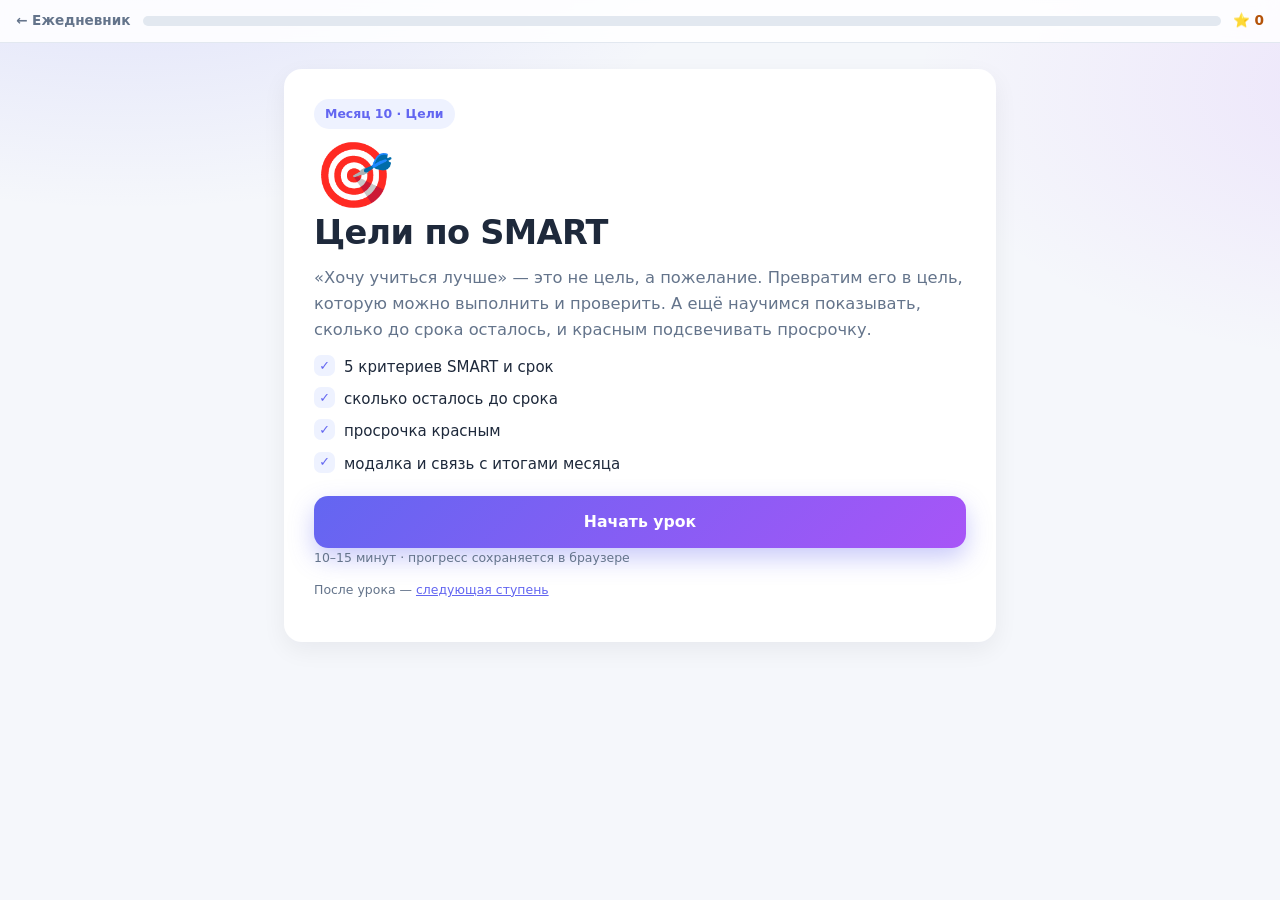
<file: lessons/lesson-10.html>
<!DOCTYPE html>
<html lang="ru">
<head>
  <meta charset="UTF-8">
  <meta name="viewport" content="width=device-width, initial-scale=1, viewport-fit=cover">
  <title>Месяц 10: Цели по SMART — интерактивный урок</title>
  <link rel="stylesheet" href="../css/themes.css">
  <link rel="stylesheet" href="lesson.css">
  <script src="lesson-theme.js"></script>
</head>
<body>
  <header class="top">
    <a class="top-link" href="../index.html">← Ежедневник</a>
    <div class="track"><div class="track-bar" id="bar"></div></div>
    <div class="stars" id="stars">⭐ 0</div>
  </header>

  <main class="wrap" id="app"></main>

  <script src="lesson.js"></script>
  <script>
    Lesson.render({"month":10,"track":"Цели","emoji":"🎯","title":"Цели по SMART","intro":"«Хочу учиться лучше» — это не цель, а пожелание. Превратим его в цель, которую можно выполнить и проверить. А ещё научимся показывать, сколько до срока осталось, и красным подсвечивать просрочку.","whatYouLearn":["5 критериев SMART и срок","сколько осталось до срока","просрочка красным","модалка и связь с итогами месяца"],"steps":[{"type":"theory","tag":"теория","title":"Плохая цель и хорошая","html":"<p><strong>S<\/strong> — конкретная, <strong>M<\/strong> — измеримая, <strong>A<\/strong> — достижимая, <strong>R<\/strong> — значимая, <strong>T<\/strong> — с ограниченным сроком.<\/p><p>«Хочу хорошо учиться» → «Сдать физику на 5 к 20 декабря, занимаясь по 40 минут в день».<\/p>","code":"Цель: сдать физику на 5\nСрок: 2026-12-20\nПриоритет: высокий\nПроверка: оценка в дневнике","tip":"Если цель нельзя проверить — это не цель, а настроение."},{"type":"theory","tag":"теория","title":"Срок видно сразу","html":"<p>Это как счётчик дней до контрольной: пока далеко — спокойно, а когда осталось два дня, пора готовиться.<\/p><p>Цель без срока легко отложить. Поэтому в списке целей рядом с датой показывается, сколько осталось: «через 3 дня», «через 2 недели», «через 4 месяца».<\/p><p>Если срок уже прошёл, дата становится красной и появляется подпись «просрочено на …». Это не наказание, а сигнал: цель пора либо выполнить, либо честно перенести.<\/p>","code":"function dueText(dueDate) {\n  const due = new Date(dueDate + \"T00:00:00\");\n  const today = new Date();\n  today.setHours(0, 0, 0, 0);\n  const days = Math.round((due - today) / 86400000);\n\n  if (days < 0) return \"просрочено\";\n  if (days === 0) return \"сегодня\";\n  if (days === 1) return \"завтра\";\n  return \"через \" + days + \" дн.\";\n}","tip":"Красный цвет — это класс overdue. JS решает, когда класс добавить, CSS — как он выглядит."},{"type":"quiz","tag":"проверка","title":"Проверь себя","questions":[{"text":"Какая цель сформулирована по SMART?","options":["Сдать физику на 5 к 20 декабря, занимаясь 40 минут в день","Хочу хорошо учиться","Стать умнее"],"answer":0,"explain":"Есть конкретика, измеримость и срок. Остальные — пожелания."},{"text":"Зачем чекбокс «добавить в итоги месяца»?","options":["чтобы выполненная цель попала в достижения автоматически","чтобы цель удалилась","чтобы начислился двойной опыт"],"answer":0,"explain":"Опыт — отдельно, а запись в итоги — по желанию: иногда цель личная."},{"text":"Что означает красная дата у цели?","options":["срок уже прошёл","цель выполнена","цель самая важная"],"answer":0,"explain":"Красный — сигнал просрочки. Выполненные цели отмечаются иначе."}]},{"type":"playground","tag":"практика","title":"Форма цели","task":"Сделай форму цели: поле названия, поле даты (<code>type=\"date\"<\/code>) и список критериев SMART.","start":"<form>\n  <!-- название, дата, критерии -->\n<\/form>\n","check":["<input","type=\"date\"","<ul"],"hint":"<input type=\"text\" placeholder=\"Цель\"><input type=\"date\"><ul><li>S — конкретная<\/li><\/ul>","success":"Форма есть. Дальше — сортировка по дате и отметка выполнения."},{"type":"quiz","boss":true,"tag":"финальный экзамен","title":"Финальный экзамен","questions":[{"text":"Цель без даты — это…","options":["пожелание","план","проект"],"answer":0,"explain":"Срок превращает желание в задачу с дедлайном."},{"text":"Сколько опыта за цель с высоким приоритетом в нашем ежедневнике?","options":["60","10","5"],"answer":0,"explain":"Цель — крупнее задачи, поэтому и награда больше: 60 / 45 / 30."}]}],"next":"lesson-11.html"});
  </script>
</body>
</html>
</file>
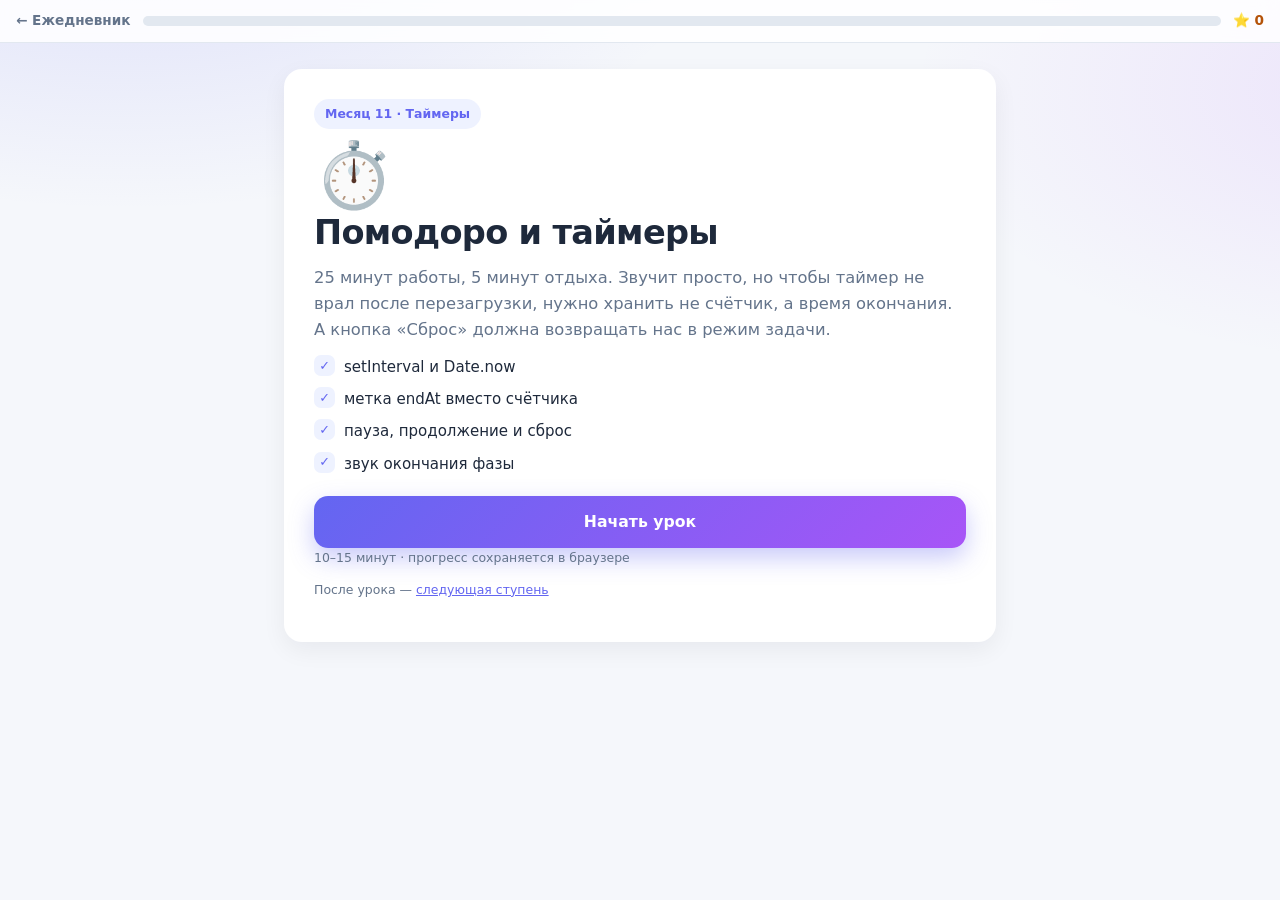
<file: lessons/lesson-11.html>
<!DOCTYPE html>
<html lang="ru">
<head>
  <meta charset="UTF-8">
  <meta name="viewport" content="width=device-width, initial-scale=1, viewport-fit=cover">
  <title>Месяц 11: Помодоро и таймеры — интерактивный урок</title>
  <link rel="stylesheet" href="../css/themes.css">
  <link rel="stylesheet" href="lesson.css">
  <script src="lesson-theme.js"></script>
</head>
<body>
  <header class="top">
    <a class="top-link" href="../index.html">← Ежедневник</a>
    <div class="track"><div class="track-bar" id="bar"></div></div>
    <div class="stars" id="stars">⭐ 0</div>
  </header>

  <main class="wrap" id="app"></main>

  <script src="lesson.js"></script>
  <script>
    Lesson.render({"month":11,"track":"Таймеры","emoji":"⏱️","title":"Помодоро и таймеры","intro":"25 минут работы, 5 минут отдыха. Звучит просто, но чтобы таймер не врал после перезагрузки, нужно хранить не счётчик, а время окончания. А кнопка «Сброс» должна возвращать нас в режим задачи.","whatYouLearn":["setInterval и Date.now","метка endAt вместо счётчика","пауза, продолжение и сброс","звук окончания фазы"],"steps":[{"type":"theory","tag":"теория","title":"Считать не тики, а время","html":"<p>Если хранить «осталось 1500 секунд» и вычитать по секунде, в фоновой вкладке браузер притормозит таймер — и время уплывёт. Надёжнее запомнить <strong>момент окончания<\/strong> и каждый раз считать разницу.<\/p>","code":"state.endAt = Date.now() + 25 * 60 * 1000;\n\nsetInterval(function () {\n  const left = Math.max(0, Math.round((state.endAt - Date.now()) / 1000));\n  render(left);\n}, 1000);","tip":"Пауза: сохрани остаток в remaining и обнули endAt. Продолжение: endAt = сейчас + remaining."},{"type":"theory","tag":"теория","title":"Сброс и звук","html":"<p>Это как кнопка «заново» в игре: не продолжает старый уровень, а начинает новый.<\/p><p>Кнопка «Сброс» возвращает таймер не туда, где он был, а в <strong>режим задачи<\/strong>: снова 25 минут работы. Это удобно, если перерыв закончился раньше или ты хочешь начать новый помидор.<\/p><p>Когда время выходит, приложение показывает оверлей и играет выбранный звук. Встроенные сигналы — «Марш Тореадора» и «Grandfather clock»; можно добавить свой mp3 или wav.<\/p>","code":"function reset() {\n  state.phase = \"work\";\n  state.remaining = state.settings.work * 60;\n  state.endAt = null;\n}","tip":"Звук — отдельная настройка. Генерацию мелодий разбирать не будем: важно, что таймер умеет сообщить о конце."},{"type":"quiz","tag":"проверка","title":"Проверь себя","questions":[{"text":"Почему счётчик «минус один каждую секунду» плох?","options":["в фоновой вкладке таймеры режутся, и время уплывает","счётчик нельзя сохранить","число становится строкой"],"answer":0,"explain":"Браузер экономит батарею и замедляет интервалы. Метка времени решает проблему."},{"text":"Что хранить, чтобы таймер пережил перезагрузку?","options":["время окончания endAt","количество тиков","текст кнопки"],"answer":0,"explain":"По endAt всегда можно пересчитать остаток, даже после закрытия вкладки."},{"text":"Куда возвращает кнопка «Сброс»?","options":["в режим задачи с рабочим временем","в режим перерыва","удаляет таймер"],"answer":0,"explain":"Сброс — это новый рабочий помидор, а не продолжение перерыва."}]},{"type":"playground","tag":"практика","title":"Часы тикают","task":"Выведи текущее время в консоль каждую секунду через <code>setInterval<\/code>.","start":"<script>\n// setInterval + new Date\n<\/script>\n","check":["setinterval","new date","console.log"],"hint":"setInterval(() => console.log(new Date().toLocaleTimeString()), 1000);","success":"Таймер больше не магия — это просто разница времени."},{"type":"checklist","tag":"практика","title":"Проверь в проекте","items":["Запустил таймер и перезагрузил страницу — отсчёт продолжился","Сброс во время перерыва вернул режим задачи","По окончании фазы появился оверлей и зазвучал выбранный сигнал","Порядок карточек сохраняется после F5"]},{"type":"quiz","boss":true,"tag":"финальный экзамен","title":"Финальный экзамен","questions":[{"text":"Что делает clearInterval?","options":["останавливает повторяющийся таймер","очищает консоль","удаляет localStorage"],"answer":0,"explain":"Если не остановить — интервалы будут копиться при каждой перерисовке."},{"text":"Почему на паузе сохраняют remaining, а не endAt?","options":["чтобы продолжить с того же места","чтобы сбросить таймер","так требует браузер"],"answer":0,"explain":"endAt в прошлом — это «время вышло». remaining — сколько осталось на самом деле."}]}],"next":"lesson-12.html"});
  </script>
</body>
</html>
</file>
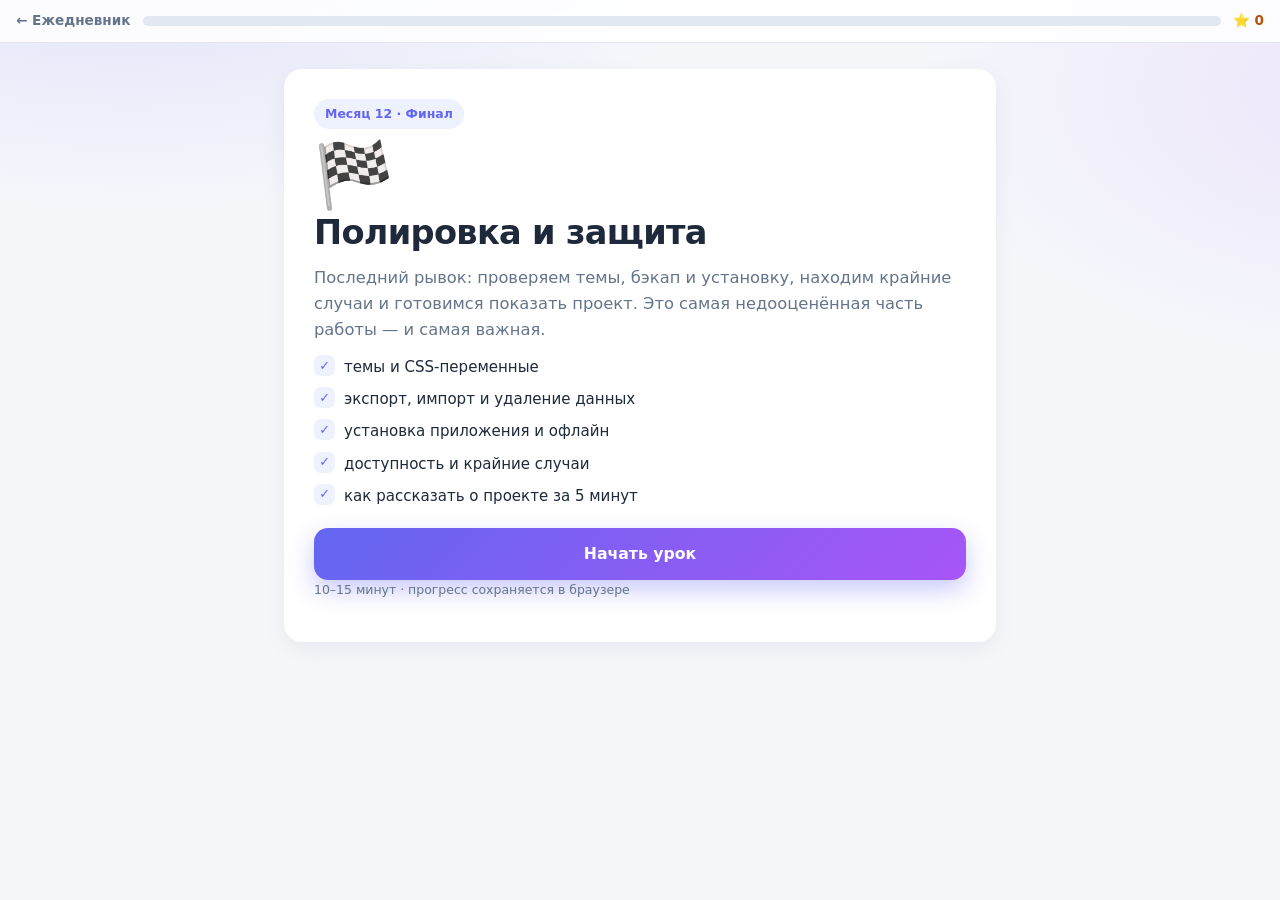
<file: lessons/lesson-12.html>
<!DOCTYPE html>
<html lang="ru">
<head>
  <meta charset="UTF-8">
  <meta name="viewport" content="width=device-width, initial-scale=1, viewport-fit=cover">
  <title>Месяц 12: Полировка и защита — интерактивный урок</title>
  <link rel="stylesheet" href="../css/themes.css">
  <link rel="stylesheet" href="lesson.css">
  <script src="lesson-theme.js"></script>
</head>
<body>
  <header class="top">
    <a class="top-link" href="../index.html">← Ежедневник</a>
    <div class="track"><div class="track-bar" id="bar"></div></div>
    <div class="stars" id="stars">⭐ 0</div>
  </header>

  <main class="wrap" id="app"></main>

  <script src="lesson.js"></script>
  <script>
    Lesson.render({"month":12,"track":"Финал","emoji":"🏁","title":"Полировка и защита","intro":"Последний рывок: проверяем темы, бэкап и установку, находим крайние случаи и готовимся показать проект. Это самая недооценённая часть работы — и самая важная.","whatYouLearn":["темы и CSS-переменные","экспорт, импорт и удаление данных","установка приложения и офлайн","доступность и крайние случаи","как рассказать о проекте за 5 минут"],"steps":[{"type":"theory","tag":"теория","title":"Проверь себя на прочность","html":"<p>Хороший проект отличается не тем, как работает в идеальных условиях, а тем, как не ломается в странных: пустые списки, 200 задач, длинные названия, сброс данных.<\/p><p>Доступность — это не «для галочки»: иконочные кнопки должны иметь <strong>aria-label<\/strong>, а всё важное — фокус с клавиатуры.<\/p>","code":"<button type=\"button\" aria-label=\"Удалить задачу\">✕<\/button>\n\n.task-text {\n  overflow-wrap: anywhere;\n}\n.card { min-width: 0; }","tip":"Проверь на 360px: если появилась горизонтальная прокрутка — ищи элемент шире экрана."},{"type":"theory","tag":"теория","title":"Тема, бэкап и установка","html":"<p>Финальная проверка — не только «нет ли ошибок». Проверь три вещи, которые легко забыть:<\/p><ul><li><strong>Тема.<\/strong> Светлая, тёмная и своя тема должны менять все экраны, включая нижнюю навигацию и страницы уроков. Список переменных и классов — в <a href=\"../css-classes.html\" target=\"_blank\" rel=\"noopener\">css-classes.html<\/a>.<\/li><li><strong>Бэкап.<\/strong> Экспорт JSON, импорт обратно и удаление всех данных с подтверждением.<\/li><li><strong>Установка.<\/strong> На телефоне приложение ставится на главный экран и работает офлайн.<\/li><\/ul>","code":"Экспорт → файл planner.json\nИмпорт → проверка meta.app → восстановление\nУдаление → подтверждение → чистые данные","tip":"Перед удалением данных всегда делай экспорт. Это правило спасает нервы."},{"type":"quiz","tag":"проверка","title":"Проверь себя","questions":[{"text":"Что будет, если в названии задачи 200 символов?","options":["вёрстка не должна разъехаться — нужны overflow-wrap и min-width: 0","ничего, браузер сам разберётся","задача не сохранится"],"answer":0,"explain":"Длинные строки без переносов выталкивают карточку за экран."},{"text":"Зачем aria-label у кнопки с иконкой ✕?","options":["скринридер прочитает «удалить», а не «икс»","для красоты","чтобы кнопка работала"],"answer":0,"explain":"Смысл должен быть доступен и без зрения, и без наведения мыши."},{"text":"Что проверить перед удалением всех данных?","options":["сделать резервную копию экспортом","закрыть браузер","удалить CSS"],"answer":0,"explain":"Удаление необратимо. Экспорт — страховка."}]},{"type":"checklist","tag":"практика","title":"Финальная приёмка","intro":"Пройди по списку — это и есть готовность проекта.","items":["Нет горизонтальной прокрутки на ширине 360px","В консоли нет ошибок при обычном сценарии","Данные на месте после F5 (задачи, расписание, цели, опыт)","Светлая, тёмная и своя тема меняют все экраны, включая нижнюю навигацию","Экспорт → импорт возвращает те же данные","«Удалить все данные» спрашивает подтверждение и оставляет чистый старт","Приложение устанавливается на главный экран и открывается офлайн","README объясняет, как запустить проект","Прошёл сценарий: задача → галочка → опыт → итоги"]},{"type":"quiz","boss":true,"tag":"финальный экзамен","title":"Финальный экзамен","questions":[{"text":"Что показать на защите в первую очередь?","options":["рабочий сценарий: задача → галочка → опыт → итоги","список всех файлов","только код"],"answer":0,"explain":"Сначала результат, потом детали. Люди запоминают историю, а не дерево папок."},{"text":"Друг нашёл баг. Что делать?","options":["записать шаги и починить — это подарок","удалить функцию","сказать, что так и задумано"],"answer":0,"explain":"Баг — это информация. Хороший разработчик благодарит и исправляет."},{"text":"Какой бэкап считается надёжным?","options":["JSON-файл, сохранённый отдельно от браузера","только localStorage","скриншот экрана"],"answer":0,"explain":"Файл можно положить в облако или на флешку. localStorage исчезнет вместе с кешем."}]}],"next":null});
  </script>
</body>
</html>
</file>
<file: css/base.css>
/* base.css — переменные, сброс стилей, общий каркас экранов, шапка и XP-бар. */
:root {
  --bg: #f5f7fb;
  --card: #ffffff;
  --text: #1e293b;
  --muted: #64748b;
  --accent: #6366f1;
  --accent-soft: #eef2ff;
  --danger: #ef4444;
  --border: #e2e8f0;
  --radius: 18px;
  --shadow: 0 8px 24px rgba(15, 23, 42, 0.06);
  --page-padding: 16px;
  /* мягкие поверхности и служебные цвета — их переопределяют темы */
  --surface-soft: #f8fafc;
  --track: #e2e8f0;
  --splash: #b45309;
  --overlay: rgba(15, 23, 42, 0.45);
  --quad-border: rgba(15, 23, 42, 0.06);
  /* квадранты матрицы: в тёмной теме переопределяются */
  --quad-q1: #fef2f2;
  --quad-q2: #fffbeb;
  --quad-q3: #eff6ff;
  --quad-q4: #f8fafc;
}

* { box-sizing: border-box; }

html { -webkit-text-size-adjust: 100%; }

body {
  margin: 0;
  font-family: system-ui, -apple-system, "Segoe UI", Roboto, sans-serif;
  background: var(--bg);
  color: var(--text);
  padding-bottom: 76px;
  -webkit-tap-highlight-color: transparent;
}

/* Экраны: один виден, остальные скрыты */
.screen {
  display: none;
  /* одинаковые отступы со всех сторон, включая боковые вырезы телефонов */
  padding: var(--page-padding);
  padding-left: max(var(--page-padding), env(safe-area-inset-left));
  padding-right: max(var(--page-padding), env(safe-area-inset-right));
  max-width: 100%;
}
.screen.active { display: block; }

.screen h1 { margin: 0 0 4px; font-size: 1.3rem; }

/* Единый стиль для всех кнопок */
button {
  font-family: inherit;
  touch-action: manipulation;
  cursor: pointer;
  min-height: 44px;
  border: none;
  background: none;
  color: inherit;
}

input, textarea, select { max-width: 100%; color: var(--text); }

/* Поля ввода — цвета темы, иначе в тёмной теме они остаются белыми */
input:not([type="checkbox"]):not([type="radio"]):not([type="range"]),
textarea,
select {
  background-color: var(--card);
  color: var(--text);
}

.hidden { display: none !important; }

/* Пока открыт оверлей/модалка, страница под ними не прокручивается */
html.overlay-open,
body.overlay-open { overflow: hidden; }

body.overlay-open {
  position: fixed;
  left: 0;
  right: 0;
  width: 100%;
}

/* Общие кнопки-действия */
.primary-btn {
  background: var(--accent);
  color: white;
  border-radius: 12px;
  padding: 14px;
  width: 100%;
  font-size: 0.95rem;
  font-weight: 600;
}

.secondary-btn {
  width: 100%;
  margin-top: 8px;
  padding: 12px;
  border-radius: 12px;
  background: var(--accent-soft);
  color: var(--accent);
  font-weight: 600;
  font-size: 0.85rem;
}

.secondary-btn.inline {
  width: auto;
  margin-top: 0;
  padding: 10px 14px;
}

/* ===== Шапка дашборда ===== */
.header-top {
  display: flex;
  justify-content: space-between;
  align-items: center;
  flex-wrap: wrap;
  gap: 8px;
  margin-bottom: 4px;
}
.header-top h1 { margin: 0; font-size: 1.3rem; }

/* Случайная подсказка-«сплэш» как на титульном экране Minecraft */
.splash {
  color: var(--splash);
  font-weight: 800;
  transform: rotate(-1.5deg);
  transform-origin: left center;
  overflow-wrap: anywhere;
  /* h1 пустой до подстановки: держим высоту, чтобы шапка не прыгала */
  min-height: 1.6em;
}

.current-date {
  margin: 0 0 10px;
  color: var(--muted);
  font-size: 0.9rem;
}

.header-controls {
  display: flex;
  flex-wrap: wrap;
  gap: 8px;
  align-items: center;
  min-width: 0;
}

.header-controls .date-picker {
  border: 1px solid var(--border);
  border-radius: 10px;
  padding: 8px 10px;
  font: inherit;
  font-size: 0.85rem;
  min-height: 40px;
  min-width: 0;
  color: var(--text);
  background: var(--card);
}

#settings-btn {
  background: var(--accent-soft);
  color: var(--accent);
  border-radius: 12px;
  padding: 8px 12px;
  font-size: 0.95rem;
  font-weight: 600;
  line-height: 1.1;
  min-height: 40px;
  min-width: 44px;
  white-space: nowrap;
  transition: background 0.2s, color 0.2s;
}
#settings-btn.active {
  background: var(--accent);
  color: white;
  font-size: 0.85rem;
}

/* ===== XP-бар ===== */
.xp-bar {
  display: flex;
  align-items: center;
  gap: 10px;
  font-size: 0.85rem;
  color: var(--muted);
  min-width: 0;
}
.xp-track {
  flex: 1;
  min-width: 0;
  height: 8px;
  background: var(--track);
  border-radius: 4px;
  overflow: hidden;
}
#xp-fill {
  height: 100%;
  width: 0;
  background: var(--accent);
  border-radius: 4px;
  transition: width 0.3s;
}

/* ===== Нижняя навигация ===== */
.bottom-nav {
  position: fixed;
  bottom: 0; left: 0; right: 0;
  display: flex;
  /* не чистая card, а лёгкий микс с фоном: панель не выглядит чужой полосой */
  background: var(--card);
  background: color-mix(in srgb, var(--card) 82%, var(--bg));
  -webkit-backdrop-filter: blur(14px);
  backdrop-filter: blur(14px);
  border-top: 1px solid var(--border);
  padding: 6px 0 calc(6px + env(safe-area-inset-bottom));
  box-shadow: 0 -8px 24px rgba(15, 23, 42, 0.06);
  z-index: 20;
}

html[data-theme="dark"] .bottom-nav {
  box-shadow: 0 -8px 24px rgba(0, 0, 0, 0.45);
}

.bottom-nav button {
  flex: 1;
  padding: 10px 2px;
  font-size: 0.72rem;
  color: var(--muted);
  min-height: 48px;
  border-radius: 10px;
  transition: color 0.2s, background 0.2s;
}

.bottom-nav button.active {
  color: var(--accent);
  font-weight: 600;
  background: var(--accent-soft);
  background: color-mix(in srgb, var(--accent) 16%, transparent);
}
</file>
<file: css/dashboard.css>
/* dashboard.css — сетка дашборда, карточки блоков, режим редактирования, FAB. */
.dashboard-grid {
  display: grid;
  /* minmax(0, 1fr) не даёт широкому содержимому растянуть карточку и страницу */
  grid-template-columns: minmax(0, 1fr);
  gap: 14px;
  margin-top: 16px;
  min-width: 0;
}

@media (min-width: 640px) {
  .dashboard-grid { grid-template-columns: repeat(2, minmax(0, 1fr)); }
}

.dashboard-card {
  background: var(--card);
  border-radius: var(--radius);
  box-shadow: var(--shadow);
  padding: 16px;
  min-width: 0;
  max-width: 100%;
  touch-action: manipulation;
  transition: box-shadow 0.2s, transform 0.2s;
  position: relative;
}

.dashboard-card.dragging {
  opacity: 0.5;
  transform: scale(0.98);
}

.card-header {
  display: flex;
  justify-content: space-between;
  align-items: center;
  margin-bottom: 12px;
  gap: 8px;
}

.card-header h2 { font-size: 1rem; margin: 0; min-width: 0; }

.card-tools { display: flex; gap: 2px; align-items: center; flex-shrink: 0; }

/* Содержимое карточки не может растянуть её (и страницу) шире экрана:
   это и есть причина «пропавшего» отступа справа на мобильных. */
.card-body { min-width: 0; overflow-x: clip; }

.tool-btn {
  color: var(--muted);
  font-size: 0.9rem;
  padding: 4px 8px;
  border-radius: 6px;
  min-height: 36px;
}
.tool-btn:hover { background: var(--surface-soft); }

.handle {
  cursor: grab;
  padding: 4px 8px;
  font-size: 1.2rem;
  color: var(--muted);
  touch-action: none;
}

/* Режим редактирования */
body.edit-mode .dashboard-card {
  outline: 2px dashed var(--accent);
}

/* ===== FAB: только в режиме редактирования ===== */
.fab {
  position: fixed;
  bottom: 88px;
  right: 20px;
  width: 56px;
  height: 56px;
  min-height: 56px;
  border-radius: 50%;
  background: var(--accent);
  color: white;
  font-size: 1.8rem;
  box-shadow: 0 6px 20px rgba(99, 102, 241, 0.4);
  z-index: 10;
  display: none;
}
body.edit-mode .fab { display: block; }
</file>
<file: css/tasks.css>
/* tasks.css — всё про задачи: строки, приоритеты, XP-чипы, поле создания.
   Используется блоками «Список дел», «Матрица» и «Расписание». */
.task-list { min-width: 0; }

.task-text {
  flex: 1;
  min-width: 0;
  overflow-wrap: anywhere;
}
.task-text.done { text-decoration: line-through; opacity: 0.5; }

/* ===== Строка задачи ===== */
.todo-item {
  display: flex;
  align-items: center;
  gap: 10px;
  padding: 10px 0;
  border-bottom: 1px solid var(--border);
  min-height: 44px;
  min-width: 0;
}

.todo-item .todo-text { flex: 1; min-width: 0; }

.task-check {
  width: 22px;
  height: 22px;
  accent-color: var(--accent);
  flex-shrink: 0;
  margin: 0;
}

/* ===== Приоритет ===== */
.priority-dot {
  width: 10px; height: 10px; border-radius: 50%; flex-shrink: 0;
}
.priority-high { background: #ef4444; }
.priority-medium { background: #f59e0b; }
.priority-low { background: #10b981; }

.xp-chip {
  font-size: 0.7rem;
  color: var(--accent);
  background: var(--accent-soft);
  padding: 2px 6px;
  border-radius: 8px;
  white-space: nowrap;
  flex-shrink: 0;
}

/* Иконковые кнопки (удаление / смена приоритета) */
.icon-btn {
  color: var(--muted);
  font-size: 0.9rem;
  padding: 6px 8px;
  border-radius: 8px;
  min-height: 36px;
  flex-shrink: 0;
  background: none;
}
.icon-btn:hover { background: var(--surface-soft); color: var(--danger); }
.icon-btn.danger { color: var(--danger); }
.priority-cycle { font-size: 1rem; }
.priority-cycle:hover { color: var(--muted); }

/* ===== Поле создания задачи ===== */
.todo-input-wrap {
  margin-top: 12px;
  display: flex;
  flex-direction: column;
  gap: 8px;
  min-width: 0;
}

.todo-add-row {
  display: flex;
  gap: 8px;
  min-width: 0;
  align-items: center;
}

.todo-text-input {
  flex: 1;
  min-width: 0;
  padding: 10px;
  border: 1px solid var(--border);
  border-radius: 10px;
  font: inherit;
  min-height: 44px;
}

.task-time-input {
  flex: 0 0 auto;
  width: 96px;
  min-width: 0;
  padding: 10px 6px;
  border: 1px solid var(--border);
  border-radius: 10px;
  font: inherit;
  font-size: 0.85rem;
  min-height: 44px;
}

.add-btn {
  background: var(--accent);
  color: white;
  border-radius: 10px;
  padding: 0 14px;
  font-size: 1.1rem;
  flex-shrink: 0;
  min-width: 44px;
}

/* ===== Приоритеты: кнопки-кружки ===== */
.priority-buttons { display: flex; gap: 6px; }

.priority-btn {
  width: 30px;
  height: 30px;
  min-height: 30px;
  flex: 0 0 auto;
  border-radius: 50%;
  border: 2px solid transparent;
  font-size: 0.8rem;
  line-height: 1;
  display: flex;
  align-items: center;
  justify-content: center;
  padding: 0;
}

/* Активный кружок не увеличивается — иначе он вылезает за отступ и затирает соседей */
.priority-btn.active { border-color: currentColor; background: var(--surface-soft); }
.priority-btn.high { color: #ef4444; }
.priority-btn.medium { color: #f59e0b; }
.priority-btn.low { color: #10b981; }
</file>
<file: css/matrix.css>
/* matrix.css — блок «Матрица Эйзенхауэра». */
.matrix-quad {
  border-radius: 12px;
  padding: 10px;
  margin-bottom: 8px;
  min-width: 0;
}
.quad-q1 { background: var(--quad-q1); }
.quad-q2 { background: var(--quad-q2); }
.quad-q3 { background: var(--quad-q3); }
.quad-q4 { background: var(--quad-q4); }

.matrix-quad summary {
  font-weight: 600;
  font-size: 0.85rem;
  cursor: pointer;
  min-height: 28px;
}

.quad-list { margin-top: 8px; min-width: 0; }

.quad-task {
  display: flex;
  align-items: center;
  gap: 8px;
  padding: 6px 0;
  border-bottom: 1px solid var(--quad-border);
  min-width: 0;
}

.quad-task-text { font-size: 0.85rem; }

/* Поле создания внутри квадранта — компактнее, чем в списке дел */
.matrix-quad .todo-input-wrap { margin-top: 8px; gap: 6px; }

.matrix-quad .todo-text-input,
.matrix-quad .add-btn {
  min-height: 38px;
  font-size: 0.85rem;
}

.matrix-quad .todo-text-input { padding: 8px; }
.matrix-quad .add-btn { padding: 0 12px; }
</file>
<file: css/schedule.css>
/* schedule.css — блок «Расписание на день» на дашборде:
   плановые занятия из вкладки «Неделя» и внеплановые задачи. */
.sched-sub {
  font-size: 0.8rem;
  color: var(--muted);
  margin: 0 0 6px;
  font-weight: 600;
}

.schedule-list {
  margin-top: 8px;
  margin-bottom: 16px;
  min-width: 0;
}

.day-schedule-item {
  display: flex;
  flex-wrap: wrap;
  align-items: center;
  gap: 6px;
  padding: 10px 8px;
  border-radius: 8px;
  margin-bottom: 6px;
  min-height: 48px;
  min-width: 0;
}

.day-schedule-item.planned { background: var(--surface-soft); }
.day-schedule-item.extra { background: var(--accent-soft); }

/* Внеплановая задача: текст занимает всю строку, кнопки уходят вниз,
   если места не хватает (узкий телефон). */
.day-schedule-item .item-subject { order: 1; }

/* Кнопки в строке расписания — компактнее, чтобы название оставалось в одну строку */
.day-schedule-item .icon-btn { padding: 6px 6px; font-size: 0.85rem; }
.day-schedule-item .xp-chip { font-size: 0.68rem; padding: 2px 5px; }

.day-schedule-item .xp-chip,
.day-schedule-item .priority-cycle,
.day-schedule-item .item-del { order: 2; }

.day-schedule-item .xp-chip { margin-left: auto; }

.day-schedule-item.done .item-subject {
  text-decoration: line-through;
  opacity: 0.6;
}

.day-schedule-item .item-time-static {
  min-width: 70px;
  flex-shrink: 0;
  color: var(--accent);
  font-weight: 600;
  font-size: 0.85rem;
}

.day-schedule-item input.item-time {
  flex: 0 0 auto;
  width: 78px;
  min-width: 0;
  border: 1px solid var(--border);
  border-radius: 6px;
  padding: 6px;
  font: inherit;
  font-size: 0.85rem;
  color: var(--accent);
  font-weight: 600;
  background: var(--card);
}

.day-schedule-item .item-subject {
  /* база по содержимому: короткое название остаётся в одной строке с кнопками,
     длинное — выталкивает приоритет и крест на вторую строку */
  flex: 1 1 auto;
  min-width: 0;
  font-size: 0.9rem;
  overflow-wrap: anywhere;
}

/* Отступа сверху достаточно: поле создания — общий компонент задачи */
.extra-add-wrap { margin-top: 16px; }

.planned-empty {
  color: var(--muted);
  font-size: 0.8rem;
  margin: 4px 0;
}
</file>
<file: css/week.css>
/* week.css — экран «Неделя»: карточки дней, расписание и заметки. */
.week-meta {
  font-weight: 700;
  color: var(--accent);
  margin: 4px 0;
}

.week-schedule {
  display: flex;
  flex-direction: column;
  gap: 12px;
  margin-top: 16px;
}

.day-card {
  background: var(--card);
  border-radius: var(--radius);
  box-shadow: var(--shadow);
  padding: 16px;
  min-width: 0;
}

.day-card.today { border: 2px solid var(--accent); }

.day-header {
  display: flex;
  justify-content: space-between;
  align-items: center;
  margin-bottom: 12px;
  font-weight: 600;
  font-size: 1rem;
}

.day-date { color: var(--muted); font-weight: normal; font-size: 0.8rem; }

.day-schedule { margin-bottom: 12px; min-width: 0; }

.schedule-item {
  display: flex;
  align-items: center;
  gap: 8px;
  padding: 8px 0;
  border-bottom: 1px solid var(--border);
  min-width: 0;
}

.schedule-item .week-time {
  flex: 0 0 auto;
  width: 104px;
  min-width: 0;
  border: 1px solid var(--border);
  border-radius: 8px;
  padding: 6px;
  font: inherit;
  font-size: 0.85rem;
  background: var(--card);
}

.schedule-item .week-subject {
  flex: 1;
  min-width: 0;
  border: 1px solid var(--border);
  border-radius: 8px;
  padding: 6px;
  font: inherit;
  font-size: 0.9rem;
  background: var(--card);
}

.add-schedule-btn {
  width: 100%;
  background: var(--accent-soft);
  color: var(--accent);
  border-radius: 12px;
  padding: 10px;
  margin-top: 10px;
  font-size: 0.85rem;
  font-weight: 600;
}

.day-notes textarea,
.day-notes-area {
  width: 100%;
  min-height: 60px;
  border: 1px solid var(--border);
  border-radius: 12px;
  padding: 12px;
  font: inherit;
  resize: vertical;
  background: var(--card);
  color: var(--text);
}
</file>
<file: css/notes.css>
/* notes.css — блок «Заметки». */
.notes-area {
  width: 100%;
  min-height: 80px;
  border: 1px solid var(--border);
  border-radius: 12px;
  padding: 12px;
  font: inherit;
  resize: vertical;
}

.notes-area {
  background: var(--card);
  color: var(--text);
}

/* Тумблер «показывать заметки прошлого дня» — только в редактировании */
.notes-toggle {
  display: flex;
  align-items: center;
  gap: 10px;
  min-height: 44px;
  margin-top: 8px;
  font-size: 0.82rem;
  color: var(--muted);
  cursor: pointer;
}

.notes-toggle input {
  width: 18px;
  height: 18px;
  margin: 0;
  accent-color: var(--accent);
  flex-shrink: 0;
}

/* Вчерашние заметки: только показ, без копирования в сегодняшние */
.notes-yesterday {
  margin-top: 10px;
  padding: 10px 12px;
  border-left: 3px solid var(--accent);
  border-radius: 10px;
  background: var(--surface-soft);
}

.notes-yesterday-head {
  display: flex;
  justify-content: space-between;
  align-items: baseline;
  gap: 8px;
  color: var(--muted);
  font-size: 0.7rem;
  font-weight: 700;
  letter-spacing: 0.05em;
  text-transform: uppercase;
}

.notes-yesterday-text {
  margin: 6px 0 0;
  font-size: 0.86rem;
  white-space: pre-wrap;
  overflow-wrap: anywhere;
}

.notes-yesterday-text.empty {
  color: var(--muted);
  font-style: italic;
}

/* Пометка, что блок переключён в общие (не дневные) заметки */
.notes-mode-hint {
  margin: 0 0 8px;
  color: var(--accent);
  font-size: 0.72rem;
  font-weight: 700;
  letter-spacing: 0.04em;
  text-transform: uppercase;
}
</file>
<file: css/pomodoro.css>
/* pomodoro.css — блок «Помодоро»: таймер, настройки, задачи и сообщения. */
.pomodoro-controller { text-align: center; padding: 4px 0 2px; }

.pomodoro-phase {
  font-size: 0.72rem;
  text-transform: uppercase;
  letter-spacing: 0.08em;
  color: var(--muted);
  font-weight: 700;
}

.pomodoro-timer {
  font-size: 2.6rem;
  font-weight: 800;
  line-height: 1.1;
  color: var(--accent);
  font-variant-numeric: tabular-nums;
}

.pomodoro-current {
  font-size: 0.85rem;
  color: var(--muted);
  margin-top: 2px;
  overflow-wrap: anywhere;
}

.pomodoro-controls {
  display: flex;
  gap: 8px;
  margin: 10px 0 8px;
}

.pomodoro-controls .primary-btn,
.pomodoro-controls .secondary-btn { margin-top: 0; }

.pomodoro-message {
  min-height: 2.4em;
  margin: 0;
  font-size: 0.85rem;
  font-weight: 600;
  color: var(--accent);
}

.pomodoro-message.workDone,
.pomodoro-message.breakDone { color: #15803d; }

.pomodoro-message.pause,
.pomodoro-message.stop { color: var(--muted); font-weight: 500; }

.pomodoro-settings {
  display: flex;
  gap: 10px;
  margin-top: 10px;
}

.pomodoro-setting {
  display: flex;
  flex-direction: column;
  gap: 4px;
  font-size: 0.75rem;
  color: var(--muted);
  flex: 1;
  min-width: 0;
}

.pomodoro-minutes {
  width: 100%;
  min-width: 0;
  min-height: 40px;
  border: 1px solid var(--border);
  border-radius: 10px;
  padding: 8px;
  font: inherit;
  font-size: 0.9rem;
  background: var(--card);
  color: var(--text);
}

.pomodoro-tasks {
  display: flex;
  flex-direction: column;
  gap: 6px;
  margin-top: 12px;
}

.pomodoro-task-row {
  display: flex;
  align-items: center;
  gap: 8px;
  min-height: 44px;
  padding: 4px 8px;
  border-radius: 8px;
  background: var(--surface-soft);
}

.pomodoro-task-row.active { background: var(--accent-soft); }

.pomodoro-task-text {
  flex: 1;
  min-width: 0;
  text-align: left;
  font: inherit;
  font-size: 0.9rem;
  color: var(--text);
  padding: 8px 4px;
  overflow-wrap: anywhere;
}

.pomodoro-task-row.active .pomodoro-task-text { color: var(--accent); font-weight: 600; }

/* Выполненные задачи помодоро */
.pomodoro-task-row .task-check { flex-shrink: 0; }
.pomodoro-task-row .xp-chip { flex-shrink: 0; }
.pomodoro-task-row.done .pomodoro-task-text {
  text-decoration: line-through;
  opacity: 0.6;
  color: var(--text);
  font-weight: 400;
}
.pomodoro-task-row .pomodoro-task-text:disabled { cursor: default; }

/* Выбор звука конца таймера — только в редактировании блока */
.pomodoro-sound-row {
  display: flex;
  align-items: flex-end;
  gap: 8px;
  margin-top: 10px;
  padding: 10px;
  border-radius: 10px;
  background: var(--surface-soft);
}

.pomodoro-sound-row .pomodoro-setting { flex: 1; }

.pomodoro-sound {
  width: 100%;
  min-width: 0;
  min-height: 40px;
  border: 1px solid var(--border);
  border-radius: 10px;
  padding: 8px;
  font: inherit;
  font-size: 0.85rem;
  background: var(--card);
  color: var(--text);
}

.pomodoro-sound-test {
  flex-shrink: 0;
  width: auto;
  margin-top: 0;
  padding: 10px 12px;
}

.pomodoro-sound-hint {
  margin: 6px 0 0;
  color: var(--muted);
  font-size: 0.75rem;
}

.pomodoro-sound-extra {
  display: flex;
  align-items: center;
  flex-wrap: wrap;
  gap: 8px;
  margin-top: 8px;
}

.pomodoro-sound-add {
  display: inline-flex;
  align-items: center;
  justify-content: center;
  width: auto;
  margin: 0;
  padding: 8px 12px;
  min-height: 36px;
  border-radius: 10px;
  font-size: 0.8rem;
  cursor: pointer;
}
</file>
<file: css/goals.css>
/* goals.css — вкладка «Цели» (SMART) и блок «Цели» на главной. */
.goal-form {
  background: var(--card);
  border-radius: var(--radius);
  box-shadow: var(--shadow);
  padding: 16px;
  margin: 0 0 12px;
  min-width: 0;
}

.goals-heading { font-size: 1rem; margin: 0 0 12px; }

/* «Цели по SMART» — второй уровень, стоит прямо перед формой */
.goals-section-title {
  font-size: 1.05rem;
  margin: 24px 0 10px;
}

.goal-label {
  display: block;
  font-weight: 600;
  font-size: 0.9rem;
  margin: 12px 0 4px;
}

.goal-form > .goal-label:first-of-type { margin-top: 0; }

.goal-hint {
  color: var(--muted);
  font-weight: 400;
  font-size: 0.75rem;
}

.goal-input,
.goal-textarea {
  width: 100%;
  border: 1px solid var(--border);
  border-radius: 10px;
  padding: 10px;
  font: inherit;
  font-size: 0.9rem;
  background: var(--card);
  color: var(--text);
  min-width: 0;
}

.goal-input { min-height: 44px; }
.goal-textarea { resize: vertical; }

.goal-input.invalid {
  border-color: var(--danger);
  box-shadow: 0 0 0 2px rgba(239, 68, 68, 0.15);
}

.smart-badge {
  display: inline-flex;
  align-items: center;
  justify-content: center;
  width: 20px;
  height: 20px;
  border-radius: 6px;
  background: var(--accent-soft);
  color: var(--accent);
  font-size: 0.7rem;
  font-weight: 800;
  flex-shrink: 0;
}

.goal-row {
  display: flex;
  flex-direction: column;
  gap: 4px;
  margin-top: 12px;
  min-width: 0;
}

.goal-row .goal-label { margin-top: 0; }

#add-goal { margin-top: 16px; }

/* ===== Список целей ===== */
.goals-head {
  display: flex;
  justify-content: space-between;
  align-items: center;
  flex-wrap: wrap;
  gap: 8px;
  margin-bottom: 10px;
}
.goals-head .goals-heading { margin: 0; }

.goals-list {
  display: flex;
  flex-direction: column;
  gap: 10px;
  min-width: 0;
}

.goal-card {
  display: flex;
  justify-content: space-between;
  align-items: center;
  gap: 10px;
  width: 100%;
  text-align: left;
  font: inherit;
  color: var(--text);
  background: var(--card);
  border-radius: var(--radius);
  box-shadow: var(--shadow);
  padding: 14px;
  min-width: 0;
}

.goal-card-main {
  display: flex;
  flex-direction: column;
  gap: 6px;
  min-width: 0;
  flex: 1;
}

.goal-card-title {
  font-weight: 600;
  font-size: 0.95rem;
  overflow-wrap: anywhere;
}

.goal-card-meta {
  display: flex;
  align-items: center;
  flex-wrap: wrap;
  gap: 6px;
  color: var(--muted);
  font-size: 0.78rem;
}

.goal-card-side {
  display: flex;
  flex-direction: column;
  align-items: flex-end;
  gap: 6px;
  flex-shrink: 0;
}

.goal-smart-count { font-size: 0.7rem; color: var(--muted); white-space: nowrap; }

/* Просроченный срок цели — красным, чтобы бросался в глаза */
.goal-due-overdue,
.goals-block-due.overdue { color: var(--danger); font-weight: 600; }

.goal-card.done .goal-card-title { text-decoration: line-through; opacity: 0.6; }

/* ===== Описание цели по SMART (модалка) ===== */
.goal-detail .goal-card-meta { margin: 0 0 12px; }

.goal-smart {
  display: flex;
  flex-direction: column;
  gap: 10px;
  margin-bottom: 14px;
}

.smart-row { display: flex; gap: 10px; align-items: flex-start; }
.smart-row .smart-badge { margin-top: 2px; }

.smart-text { display: flex; flex-direction: column; gap: 2px; min-width: 0; }
.smart-title { font-weight: 600; font-size: 0.8rem; }
.smart-value { font-size: 0.85rem; white-space: pre-wrap; overflow-wrap: anywhere; }
.smart-row.empty .smart-value { color: var(--muted); }

.goal-confirm-title { font-size: 0.9rem; color: var(--muted); margin-top: 0; }
.goal-detail .delete-goal-btn { color: var(--danger); }

.checkbox-row {
  display: flex;
  align-items: flex-start;
  gap: 10px;
  font-size: 0.85rem;
  min-height: 44px;
  padding: 8px 0;
  cursor: pointer;
}

.checkbox-row input[type="checkbox"] {
  width: 20px;
  height: 20px;
  accent-color: var(--accent);
  flex-shrink: 0;
  margin: 2px 0 0;
}

/* ===== Блок «Цели» на главной ===== */
.goals-block-list {
  display: flex;
  flex-direction: column;
  gap: 6px;
  min-width: 0;
}

.goals-block-item {
  display: flex;
  align-items: center;
  gap: 8px;
  width: 100%;
  text-align: left;
  font: inherit;
  color: var(--text);
  background: var(--surface-soft);
  border-radius: 8px;
  padding: 10px;
  min-height: 44px;
}

.goals-block-title {
  flex: 1;
  min-width: 0;
  font-size: 0.9rem;
  overflow-wrap: anywhere;
}

.goals-block-due { font-size: 0.75rem; color: var(--muted); white-space: nowrap; flex-shrink: 0; }

.block-action-btn {
  width: 100%;
  margin-top: 12px;
  background: var(--accent-soft);
  color: var(--accent);
  border-radius: 12px;
  padding: 10px;
  font-size: 0.85rem;
  font-weight: 600;
}

/* ===== Выбор целей для блока ===== */
.goal-picker-list { display: flex; flex-direction: column; margin-bottom: 12px; }
.goal-picker-text { display: flex; flex-direction: column; gap: 2px; min-width: 0; }
.goal-picker-due { color: var(--muted); font-size: 0.75rem; }
</file>
<file: css/learn.css>
/* learn.css — экран «Обучение»: прогресс курса, карточки ступеней и модалка урока. */
.subtitle { color: var(--muted); font-size: 0.9rem; }

/* ===== Прогресс курса ===== */
.learn-progress {
  background: var(--card);
  border-radius: var(--radius);
  box-shadow: var(--shadow);
  padding: 14px 16px;
  margin-bottom: 14px;
}

.learn-progress-row {
  display: flex;
  align-items: center;
  justify-content: space-between;
  gap: 8px;
  font-size: 0.85rem;
  font-weight: 600;
  margin-bottom: 8px;
}

.learn-progress-label { color: var(--text); }
.learn-progress-xp { color: var(--accent); }

.learn-progress-track {
  height: 10px;
  border-radius: 99px;
  background: var(--track);
  overflow: hidden;
}

.learn-progress-fill {
  height: 100%;
  border-radius: 99px;
  background: linear-gradient(90deg, var(--accent), #a855f7);
  transition: width 0.3s ease;
}

/* ===== Карточки ступеней ===== */
.steps-list { display: flex; flex-direction: column; }

.step-card {
  display: flex;
  justify-content: space-between;
  align-items: stretch;
  gap: 12px;
  width: 100%;
  text-align: left;
  font: inherit;
  color: var(--text);
  background: var(--card);
  border: 2px solid transparent;
  border-radius: var(--radius);
  box-shadow: var(--shadow);
  padding: 14px;
  margin-bottom: 12px;
  min-width: 0;
  cursor: pointer;
  transition: border-color 0.15s ease, transform 0.12s ease;
}

.step-card:hover { border-color: var(--accent); }
.step-card:active { transform: translateY(1px); }
.step-card.done { border-color: #22c55e; }

.step-card-main {
  display: flex;
  flex-direction: column;
  gap: 5px;
  min-width: 0;
  flex: 1;
}

.month-badge {
  align-self: flex-start;
  background: var(--accent-soft);
  color: var(--accent);
  font-weight: 700;
  padding: 4px 9px;
  border-radius: 9px;
  font-size: 0.72rem;
  white-space: nowrap;
}

.step-card-title { font-weight: 700; font-size: 0.98rem; }

.step-desc {
  color: var(--muted);
  font-size: 0.84rem;
  line-height: 1.45;
  overflow-wrap: anywhere;
}

.step-topics { color: var(--muted); font-size: 0.74rem; }

.step-card-side {
  display: flex;
  flex-direction: column;
  align-items: flex-end;
  justify-content: space-between;
  gap: 8px;
  flex-shrink: 0;
}

.step-status {
  font-size: 0.74rem;
  font-weight: 700;
  color: #b45309;
  white-space: nowrap;
}

.step-status.done { color: #15803d; }

.step-open {
  font-size: 0.75rem;
  font-weight: 600;
  color: var(--accent);
  white-space: nowrap;
}

/* ===== Модалка урока ===== */
.lesson-modal .month-badge { display: inline-block; }
.lesson-modal h2 { margin: 10px 0 6px; font-size: 1.15rem; }
.lesson-tagline { color: var(--muted); font-size: 0.9rem; }

.lesson-topics {
  margin: 10px 0;
  padding-left: 20px;
  font-size: 0.88rem;
}

.lesson-topics li { margin-bottom: 4px; }

.lesson-outcome {
  background: var(--surface-soft);
  border-radius: 10px;
  padding: 10px 12px;
  font-size: 0.86rem;
  margin: 0;
}

.lesson-actions {
  display: flex;
  flex-direction: column;
  gap: 8px;
  margin-top: 14px;
}

.lesson-actions .primary-btn,
.lesson-actions .secondary-btn {
  display: flex;
  align-items: center;
  justify-content: center;
  min-height: 48px;
  margin-top: 0;
  text-align: center;
  text-decoration: none;
}

.lesson-toggle.done {
  background: #ecfdf5;
  color: #15803d;
}
</file>
<file: css/review.css>
/* review.css — экран «Итоги месяца»: выбор месяца, форма и история. */
.review-month-row {
  display: flex;
  align-items: center;
  flex-wrap: wrap;
  gap: 8px;
  margin-bottom: 2px;
}

.review-form label {
  font-weight: 600;
  font-size: 0.9rem;
  display: block;
  margin-bottom: 4px;
}

.review-month-row label { margin-bottom: 0; }

.review-month-controls {
  display: flex;
  gap: 8px;
  min-width: 0;
}

.review-select {
  flex: 1 1 auto;
  min-width: 0;
  border: 1px solid var(--border);
  border-radius: 10px;
  padding: 8px 10px;
  font: inherit;
  font-size: 0.9rem;
  min-height: 40px;
  background: var(--card);
  color: var(--text);
}

.review-status {
  color: var(--muted);
  font-size: 0.8rem;
  margin: 6px 0 12px;
}

.review-status.warn { color: var(--splash); font-weight: 600; }

.review-form textarea {
  width: 100%;
  min-height: 72px;
  border: 1px solid var(--border);
  border-radius: 12px;
  padding: 12px;
  font: inherit;
  resize: vertical;
  margin-bottom: 12px;
  background: var(--card);
  color: var(--text);
}

#save-review {
  background: var(--accent);
  color: white;
  border-radius: 12px;
  padding: 14px;
  width: 100%;
  font-size: 0.95rem;
}

.history-title { font-size: 1rem; margin: 20px 0 10px; }

/* Карточка истории — кнопка: целиком открывает итог на редактирование */
.history-card {
  display: block;
  width: 100%;
  text-align: left;
  font: inherit;
  font-size: 0.85rem;
  color: var(--text);
  margin-bottom: 10px;
  cursor: pointer;
}

.history-card.selected { outline: 2px solid var(--accent); }

.history-head {
  display: flex;
  justify-content: space-between;
  align-items: baseline;
  gap: 8px;
}

.history-edit {
  color: var(--accent);
  font-size: 0.8rem;
  font-weight: 600;
  white-space: nowrap;
}

.history-field { display: block; margin-top: 8px; }

.history-label {
  display: block;
  color: var(--muted);
  font-size: 0.75rem;
}

.history-value {
  display: block;
  white-space: pre-wrap;
  overflow-wrap: anywhere;
}

.history-field.empty .history-value { color: var(--muted); }

.empty-hint { color: var(--muted); font-size: 0.85rem; }
</file>
<file: css/modals.css>
/* modals.css — модалки: выбор блока и урок. */
.modal {
  position: fixed;
  overscroll-behavior: contain;
  inset: 0;
  background: var(--overlay);
  display: grid;
  place-items: center;
  z-index: 100;
  padding: 16px;
}
.modal.hidden { display: none; }

.modal-content {
  background: var(--card);
  color: var(--text);
  border-radius: 20px;
  padding: 20px;
  width: min(92vw, 400px);
  max-height: 80vh;
  overflow-y: auto;
}

.modal-content h2 { margin-top: 0; font-size: 1.1rem; }

.picker-option {
  display: block;
  width: 100%;
  padding: 14px;
  margin-bottom: 8px;
  border: 1px solid var(--border);
  border-radius: 12px;
  background: var(--card);
  color: var(--text);
  font-size: 0.9rem;
  transition: background 0.2s;
}
.picker-option:hover { background: var(--surface-soft); }

#close-picker {
  width: 100%;
  padding: 12px;
  border-radius: 12px;
  background: var(--accent-soft);
  color: var(--accent);
  font-weight: 600;
  margin-top: 4px;
}
</file>
<file: css/settings.css>
/* settings.css — модалка настроек: разделы, экспорт и темы. */
.settings-modal .modal-content {
  width: min(94vw, 470px);
  max-height: 88vh;
  padding: 20px;
}

.settings-head {
  display: flex;
  align-items: center;
  justify-content: space-between;
  gap: 12px;
}

.settings-head h2 { margin: 0; }

.settings-close {
  width: 40px;
  height: 40px;
  min-height: 40px;
  border-radius: 10px;
  color: var(--muted);
  font-size: 1rem;
  flex-shrink: 0;
}
.settings-close:hover { background: var(--surface-soft); color: var(--text); }

.settings-section {
  margin-top: 16px;
  padding-top: 14px;
  border-top: 1px solid var(--border);
}

.settings-section h3 {
  margin: 0 0 6px;
  font-size: 0.95rem;
}

.settings-hint {
  margin: 0 0 10px;
  color: var(--muted);
  font-size: 0.78rem;
  line-height: 1.4;
}

.settings-label {
  display: block;
  margin: 10px 0 4px;
  font-size: 0.8rem;
  font-weight: 600;
}

.settings-select,
.settings-input {
  width: 100%;
  min-height: 44px;
  border: 1px solid var(--border);
  border-radius: 10px;
  padding: 10px;
  font: inherit;
  font-size: 0.9rem;
  background: var(--card);
  color: var(--text);
}

.settings-row { margin-top: 8px; }
.settings-row .settings-label:first-child { margin-top: 0; }

.settings-status {
  min-height: 1.2em;
  margin: 8px 0 0;
  color: var(--muted);
  font-size: 0.78rem;
}
.settings-status.ok { color: var(--accent); }
.settings-status.warn { color: var(--splash); }

/* ===== Темы ===== */
.theme-options {
  display: flex;
  flex-wrap: wrap;
  gap: 8px;
}

.theme-option {
  flex: 1 1 30%;
  min-width: 92px;
  padding: 10px 8px;
  border: 2px solid transparent;
  border-radius: 10px;
  background: var(--accent-soft);
  color: var(--accent);
  font-size: 0.82rem;
  font-weight: 600;
  overflow-wrap: anywhere;
}

.theme-option.active {
  background: var(--accent);
  color: white;
  border-color: var(--accent);
}

.theme-custom { margin-top: 10px; }

.theme-custom summary {
  min-height: 40px;
  padding: 10px 0;
  font-size: 0.85rem;
  font-weight: 600;
  cursor: pointer;
}

.theme-css {
  width: 100%;
  min-height: 130px;
  border: 1px solid var(--border);
  border-radius: 10px;
  padding: 10px;
  font-family: ui-monospace, SFMono-Regular, Menlo, monospace;
  font-size: 0.8rem;
  line-height: 1.45;
  background: var(--card);
  color: var(--text);
  resize: vertical;
}

.theme-delete { color: var(--danger); }

/* ===== Свои звуки будильника ===== */
.sound-add-row {
  display: flex;
  align-items: stretch;
  gap: 8px;
  margin-bottom: 4px;
}

.sound-file {
  flex: 1;
  min-width: 0;
  padding: 8px;
  border: 1px dashed var(--border);
  border-radius: 10px;
  background: var(--card);
  color: var(--muted);
  font-size: 0.78rem;
}

.sound-add-row .secondary-btn {
  flex-shrink: 0;
  width: auto;
  margin-top: 0;
  padding: 10px 12px;
}

.sounds-list {
  display: flex;
  flex-direction: column;
  gap: 8px;
  margin-top: 10px;
}

.sound-row {
  display: flex;
  align-items: center;
  gap: 8px;
  min-width: 0;
  padding: 8px 10px;
  border-radius: 10px;
  background: var(--surface-soft);
}

.sound-info {
  flex: 1;
  min-width: 0;
  display: flex;
  flex-direction: column;
}

.sound-name {
  font-size: 0.85rem;
  overflow-wrap: anywhere;
}

.sound-size {
  font-size: 0.72rem;
  color: var(--muted);
}

.sound-play,
.sound-del {
  flex-shrink: 0;
  width: 36px;
  height: 36px;
  min-height: 36px;
  border-radius: 10px;
  background: var(--accent-soft);
  color: var(--accent);
  font-size: 0.85rem;
}

.sound-del { color: var(--danger); }

/* Опасное действие: удаление всех данных */
.danger-btn {
  width: 100%;
  margin-top: 8px;
  background: var(--danger);
  color: #fff;
  border-radius: 12px;
  padding: 12px;
  font-size: 0.85rem;
  font-weight: 600;
  min-height: 44px;
}

.danger-btn:disabled { opacity: 0.6; }

.settings-hint a { color: var(--accent); text-decoration: underline; }
</file>
<file: css/timer-alert.css>
/* timer-alert.css — оверлей по окончании фазы помодоро. */
.timer-alert {
  position: fixed;
  inset: 0;
  z-index: 300;
  display: grid;
  place-items: center;
  padding: 20px;
  background: var(--overlay);
  backdrop-filter: blur(3px);
  touch-action: none;
  overscroll-behavior: contain;
  animation: timer-alert-fade 0.18s ease-out;
}

.timer-alert-card {
  width: min(92vw, 380px);
  padding: 24px 20px 18px;
  border-radius: 22px;
  background: var(--card);
  color: var(--text);
  text-align: center;
  box-shadow: 0 24px 70px rgba(0, 0, 0, 0.35);
  animation: timer-alert-pop 0.22s ease-out;
}

.timer-alert-emoji {
  font-size: 3rem;
  line-height: 1;
  animation: timer-alert-ring 0.9s ease-in-out infinite;
}

.timer-alert-card h2 {
  margin: 10px 0 6px;
  font-size: 1.2rem;
}

.timer-alert-text {
  margin: 0 0 16px;
  color: var(--muted);
  font-size: 0.88rem;
}

.timer-alert-card .primary-btn { margin-top: 0; }
.timer-alert-card .secondary-btn { margin-top: 8px; }

@keyframes timer-alert-fade {
  from { opacity: 0; }
  to { opacity: 1; }
}

@keyframes timer-alert-pop {
  from { transform: scale(0.92); opacity: 0; }
  to { transform: scale(1); opacity: 1; }
}

@keyframes timer-alert-ring {
  0%, 60%, 100% { transform: rotate(0); }
  70% { transform: rotate(-10deg); }
  80% { transform: rotate(10deg); }
  90% { transform: rotate(-6deg); }
}

@media (prefers-reduced-motion: reduce) {
  .timer-alert,
  .timer-alert-card,
  .timer-alert-emoji { animation: none; }
}
</file>
<file: css/themes.css>
/* themes.css — тёмная тема. Светлая — это значения по умолчанию из base.css.
   Своя тема подключается отдельным <style> и обычно переопределяет эти же переменные. */
html[data-theme="dark"] {
  color-scheme: dark;

  --bg: #0b1120;
  --card: #151f33;
  --text: #e2e8f0;
  --muted: #94a3b8;
  --accent: #818cf8;
  --accent-soft: #2a2f5c;
  --danger: #f87171;
  --border: #2b3a54;
  --shadow: 0 8px 24px rgba(0, 0, 0, 0.45);

  --surface-soft: #1b2740;
  --track: #2b3a54;
  --splash: #fbbf24;
  --overlay: rgba(2, 6, 23, 0.72);
  --quad-border: rgba(255, 255, 255, 0.08);
  --quad-q1: #3b1d24;
  --quad-q2: #3a2f14;
  --quad-q3: #16243f;
  --quad-q4: #1b2740;
}

/* Цвета, которые заданы не через переменные, а точечно */
html[data-theme="dark"] .pomodoro-message.workDone,
html[data-theme="dark"] .pomodoro-message.breakDone { color: #4ade80; }

html[data-theme="dark"] .step-status { color: #fbbf24; }
html[data-theme="dark"] .step-status.done { color: #4ade80; }
html[data-theme="dark"] .lesson-toggle.done { background: #14351f; color: #4ade80; }

html[data-theme="dark"] .learn-progress-fill {
  background: linear-gradient(90deg, #818cf8, #c084fc);
}

html[data-theme="dark"] .theme-option.active { color: #0b1120; }

html[data-theme="dark"] .modal-content {
  box-shadow: 0 24px 80px rgba(0, 0, 0, 0.6);
}
</file>
<file: lessons/lesson.css>
/* lesson.css — оформление интерактивных уроков.
   Цвета берутся из темы приложения: lesson-theme.js ставит data-theme,
   а css/themes.css и своя тема переопределяют переменные. */
:root {
  --bg: #f5f7fb;
  --card: #ffffff;
  --text: #1e293b;
  --muted: #64748b;
  --accent: #6366f1;
  --accent-soft: #eef2ff;
  --danger: #ef4444;
  --border: #e2e8f0;
  --radius: 18px;
  --shadow: 0 8px 24px rgba(15, 23, 42, 0.06);
  --surface-soft: #f8fafc;
  --track: #e2e8f0;
  --splash: #b45309;
  /* цвета именно уроков */
  --accent2: #a855f7;
  --good: #16a34a;
}

html[data-theme="dark"] {
  --accent2: #c084fc;
  --good: #4ade80;
}

* { box-sizing: border-box; }

html { -webkit-text-size-adjust: 100%; }

body {
  margin: 0;
  min-height: 100vh;
  color: var(--text);
  font-family: system-ui, -apple-system, "Segoe UI", Roboto, "Helvetica Neue", sans-serif;
  font-size: 16px;
  line-height: 1.6;
  background: var(--bg);
  background:
    radial-gradient(1000px 500px at 10% -10%, color-mix(in srgb, var(--accent) 16%, transparent) 0%, transparent 60%),
    radial-gradient(900px 500px at 110% 10%, color-mix(in srgb, var(--accent2) 12%, transparent) 0%, transparent 55%),
    var(--bg);
  background-attachment: fixed;
}

a { color: var(--accent); }

h1, h2, h3 { line-height: 1.2; margin: 0 0 12px; }
h1 { font-size: clamp(1.55rem, 6vw, 2.1rem); letter-spacing: -0.02em; }
h2 { font-size: clamp(1.2rem, 4.5vw, 1.45rem); }
p { margin: 0 0 12px; }
ul { margin: 0 0 12px; padding-left: 22px; }
li { margin-bottom: 6px; }

/* ===== Верхняя панель ===== */
.top {
  position: sticky;
  top: 0;
  z-index: 10;
  display: flex;
  align-items: center;
  gap: 12px;
  padding: 10px 16px;
  background: var(--card);
  background: color-mix(in srgb, var(--card) 86%, transparent);
  -webkit-backdrop-filter: blur(10px);
  backdrop-filter: blur(10px);
  border-bottom: 1px solid var(--border);
}

.top-link {
  color: var(--muted);
  text-decoration: none;
  font-size: 0.85rem;
  font-weight: 600;
  white-space: nowrap;
}

.track {
  flex: 1;
  height: 10px;
  border-radius: 99px;
  background: var(--track);
  overflow: hidden;
  min-width: 40px;
}

.track-bar {
  height: 100%;
  width: 0;
  border-radius: 99px;
  background: linear-gradient(90deg, var(--accent), var(--accent2));
  transition: width 0.35s ease;
}

.stars {
  font-size: 0.85rem;
  font-weight: 700;
  color: var(--splash);
  white-space: nowrap;
  font-variant-numeric: tabular-nums;
}

/* ===== Общая раскладка ===== */
.wrap {
  max-width: 760px;
  margin: 0 auto;
  padding: 18px 16px 40px;
}

.card {
  background: var(--card);
  border-radius: var(--radius);
  box-shadow: var(--shadow);
  padding: 22px;
}

.step { animation: rise 0.28s ease both; }

@keyframes rise {
  from { opacity: 0; transform: translateY(10px); }
  to { opacity: 1; transform: none; }
}

.step-top {
  display: flex;
  align-items: center;
  justify-content: space-between;
  gap: 10px;
  margin-bottom: 6px;
}

.step-num {
  font-size: 0.75rem;
  letter-spacing: 0.06em;
  text-transform: uppercase;
  color: var(--muted);
  font-weight: 700;
}

.chip {
  display: inline-block;
  padding: 5px 11px;
  border-radius: 99px;
  background: var(--accent-soft);
  color: var(--accent);
  font-size: 0.78rem;
  font-weight: 700;
}

.chip.small { font-size: 0.7rem; padding: 4px 9px; }

.step-body { margin-top: 8px; }

.lead { font-size: 1.02rem; color: var(--muted); }

.tip {
  background: var(--surface-soft);
  border: 1px solid var(--border);
  border-radius: 12px;
  padding: 10px 12px;
  font-size: 0.9rem;
  color: var(--text);
}

@supports (background: color-mix(in srgb, #fff 50%, #000)) {
  .tip {
    background: color-mix(in srgb, var(--splash) 12%, var(--card));
    border-color: color-mix(in srgb, var(--splash) 35%, var(--border));
  }
}

.tiny { font-size: 0.78rem; color: var(--muted); }

/* ===== Кнопки ===== */
.btn {
  display: flex;
  align-items: center;
  justify-content: center;
  gap: 8px;
  width: 100%;
  min-height: 52px;
  padding: 12px 18px;
  border: 0;
  border-radius: 14px;
  font: inherit;
  font-weight: 700;
  font-size: 0.98rem;
  text-decoration: none;
  cursor: pointer;
  transition: transform 0.12s ease, box-shadow 0.2s ease, opacity 0.2s ease;
}

.btn.primary {
  color: #fff;
  background: linear-gradient(135deg, var(--accent), var(--accent2));
  box-shadow: 0 10px 24px rgba(99, 102, 241, 0.35);
  box-shadow: 0 10px 24px color-mix(in srgb, var(--accent) 35%, transparent);
}

.btn.primary:active { transform: translateY(1px); }

.btn.ghost {
  background: var(--surface-soft);
  color: var(--text);
  border: 1px solid var(--border);
}

.btn:disabled { opacity: 0.42; cursor: not-allowed; box-shadow: none; }

.step-actions {
  display: flex;
  gap: 10px;
  margin-top: 22px;
}

.step-actions .btn.ghost { flex: 0 0 34%; }
.step-actions .btn.primary { flex: 1; }

.mini {
  border: 1px solid var(--border);
  background: var(--card);
  color: var(--text);
  border-radius: 9px;
  padding: 6px 10px;
  font: inherit;
  font-size: 0.78rem;
  font-weight: 600;
  cursor: pointer;
}

.linklike {
  display: block;
  width: 100%;
  margin-top: 14px;
  border: 0;
  background: none;
  color: var(--muted);
  font: inherit;
  font-size: 0.85rem;
  text-decoration: underline;
  cursor: pointer;
}

/* ===== Стартовый экран ===== */
.intro { animation: rise 0.3s ease both; }
.intro-emoji {
  font-size: 64px;
  line-height: 1;
  margin: 14px 0 6px;
  animation: float 3.2s ease-in-out infinite;
}

@keyframes float {
  0%, 100% { transform: translateY(0); }
  50% { transform: translateY(-8px); }
}

.mission { font-size: 1.02rem; color: var(--muted); }

.learn-list {
  list-style: none;
  padding: 0;
  margin: 4px 0 20px;
}

.learn-list li {
  position: relative;
  padding-left: 30px;
  margin-bottom: 8px;
  font-size: 0.94rem;
}

.learn-list li::before {
  content: "✓";
  position: absolute;
  left: 0;
  top: 0;
  width: 21px;
  height: 21px;
  border-radius: 7px;
  background: var(--accent-soft);
  color: var(--accent);
  font-size: 0.8rem;
  font-weight: 800;
  display: flex;
  align-items: center;
  justify-content: center;
}

/* ===== Квиз ===== */
.question { margin-bottom: 22px; }
.question:last-child { margin-bottom: 0; }

.q-text { font-weight: 600; font-size: 1rem; }

.options { display: flex; flex-direction: column; gap: 8px; }

.option {
  width: 100%;
  text-align: left;
  padding: 14px 16px;
  min-height: 52px;
  border-radius: 13px;
  border: 2px solid var(--border);
  background: var(--surface-soft);
  color: var(--text);
  font: inherit;
  font-size: 0.94rem;
  cursor: pointer;
  transition: border-color 0.15s ease, background 0.15s ease;
}

.option:hover:not(:disabled) { border-color: var(--accent); background: var(--card); }
.option:disabled { cursor: default; }

.option.correct {
  border-color: var(--good);
  background: var(--card);
  background: color-mix(in srgb, var(--good) 14%, var(--card));
  color: var(--text);
  font-weight: 600;
}

.option.wrong {
  border-color: var(--danger);
  background: var(--card);
  background: color-mix(in srgb, var(--danger) 12%, var(--card));
  color: var(--text);
}

.option.chosen {
  box-shadow: inset 0 0 0 2px rgba(99, 102, 241, 0.25);
  box-shadow: inset 0 0 0 2px color-mix(in srgb, var(--accent) 35%, transparent);
}

.explain {
  margin: 10px 0 0;
  padding: 12px 14px;
  border-radius: 12px;
  background: var(--surface-soft);
  font-size: 0.9rem;
  color: var(--text);
}

.code {
  margin: 12px 0;
  padding: 14px;
  border-radius: 12px;
  background: #0f172a;
  color: #e2e8f0;
  font-family: ui-monospace, SFMono-Regular, Menlo, Consolas, monospace;
  font-size: 0.82rem;
  line-height: 1.5;
  overflow-x: auto;
}

.code code { font-family: inherit; }

/* ===== Задание и редактор ===== */
.task-box {
  background: var(--accent-soft);
  border-left: 4px solid var(--accent);
  border-radius: 12px;
  padding: 12px 14px;
  font-size: 0.94rem;
  margin-bottom: 14px;
}

.editor, .preview, .console {
  border: 1px solid var(--border);
  border-radius: 14px;
  overflow: hidden;
  margin-bottom: 12px;
  background: var(--card);
}

.editor-bar {
  display: flex;
  align-items: center;
  justify-content: space-between;
  gap: 8px;
  padding: 8px 12px;
  background: var(--surface-soft);
  font-size: 0.76rem;
  font-weight: 700;
  letter-spacing: 0.04em;
  text-transform: uppercase;
  color: var(--muted);
}

.editor-btns { display: flex; gap: 6px; }

#code {
  display: block;
  width: 100%;
  min-height: 170px;
  padding: 14px;
  border: 0;
  resize: vertical;
  background: #0f172a;
  color: #e2e8f0;
  font-family: ui-monospace, SFMono-Regular, Menlo, Consolas, monospace;
  font-size: 0.85rem;
  line-height: 1.55;
  tab-size: 2;
}

#code:focus { outline: 2px solid var(--accent); outline-offset: -2px; }

iframe#frame {
  display: block;
  width: 100%;
  height: 190px;
  border: 0;
  background: #ffffff;
}

.console pre {
  margin: 0;
  padding: 12px 14px;
  max-height: 170px;
  overflow: auto;
  color: #a7f3d0;
  background: #0b1220;
  font-family: ui-monospace, SFMono-Regular, Menlo, Consolas, monospace;
  font-size: 0.8rem;
  white-space: pre-wrap;
}

.play-actions { display: flex; gap: 10px; }
.play-actions .btn.primary { flex: 1; }
.play-actions .btn.ghost { flex: 0 0 40%; }

.hint-text {
  margin-top: 10px;
  padding: 12px 14px;
  border-radius: 12px;
  background: var(--surface-soft);
  border: 1px solid var(--border);
  font-size: 0.9rem;
  color: var(--text);
}

@supports (background: color-mix(in srgb, #fff 50%, #000)) {
  .hint-text {
    background: color-mix(in srgb, var(--splash) 12%, var(--card));
    border-color: color-mix(in srgb, var(--splash) 35%, var(--border));
  }
}

.verdict { margin: 10px 0 0; font-size: 0.9rem; font-weight: 600; }
.verdict.good { color: var(--good); }
.verdict.bad { color: var(--danger); }

/* ===== Чек-лист ===== */
.checklist { display: flex; flex-direction: column; gap: 8px; }

.check-item {
  display: flex;
  align-items: flex-start;
  gap: 12px;
  padding: 13px 14px;
  border-radius: 13px;
  border: 2px solid var(--border);
  background: var(--surface-soft);
  font-size: 0.94rem;
  cursor: pointer;
  transition: border-color 0.15s ease, background 0.15s ease;
}

.check-item:has(input:checked) {
  border-color: var(--good);
  background: var(--card);
  background: color-mix(in srgb, var(--good) 12%, var(--card));
}

.check-item input {
  width: 22px;
  height: 22px;
  margin: 1px 0 0;
  accent-color: var(--accent);
  flex-shrink: 0;
}

/* ===== Финиш ===== */
.finish { text-align: center; animation: rise 0.35s ease both; }

.badge {
  font-size: 72px;
  line-height: 1;
  margin: 6px 0 10px;
  display: inline-block;
  animation: pop 0.55s cubic-bezier(0.2, 1.4, 0.4, 1) both;
}

.badge.perfect { filter: drop-shadow(0 8px 20px rgba(234, 179, 8, 0.45)); }

@keyframes pop {
  0% { transform: scale(0.4) rotate(-14deg); opacity: 0; }
  70% { transform: scale(1.12) rotate(4deg); }
  100% { transform: scale(1) rotate(0); opacity: 1; }
}

.finish-score {
  font-size: 1.1rem;
  font-weight: 700;
  color: var(--splash);
  margin-bottom: 6px;
}

.finish-rank { color: var(--muted); }

.finish-actions {
  display: flex;
  flex-direction: column;
  gap: 10px;
  margin: 18px 0 14px;
}

@media (min-width: 640px) {
  .wrap { padding: 26px 24px 60px; }
  .card { padding: 30px; }
  .finish-actions { flex-direction: row; }
  .finish-actions .btn { flex: 1; }
}

@media (prefers-reduced-motion: reduce) {
  * { animation: none !important; transition: none !important; }
}
</file>
